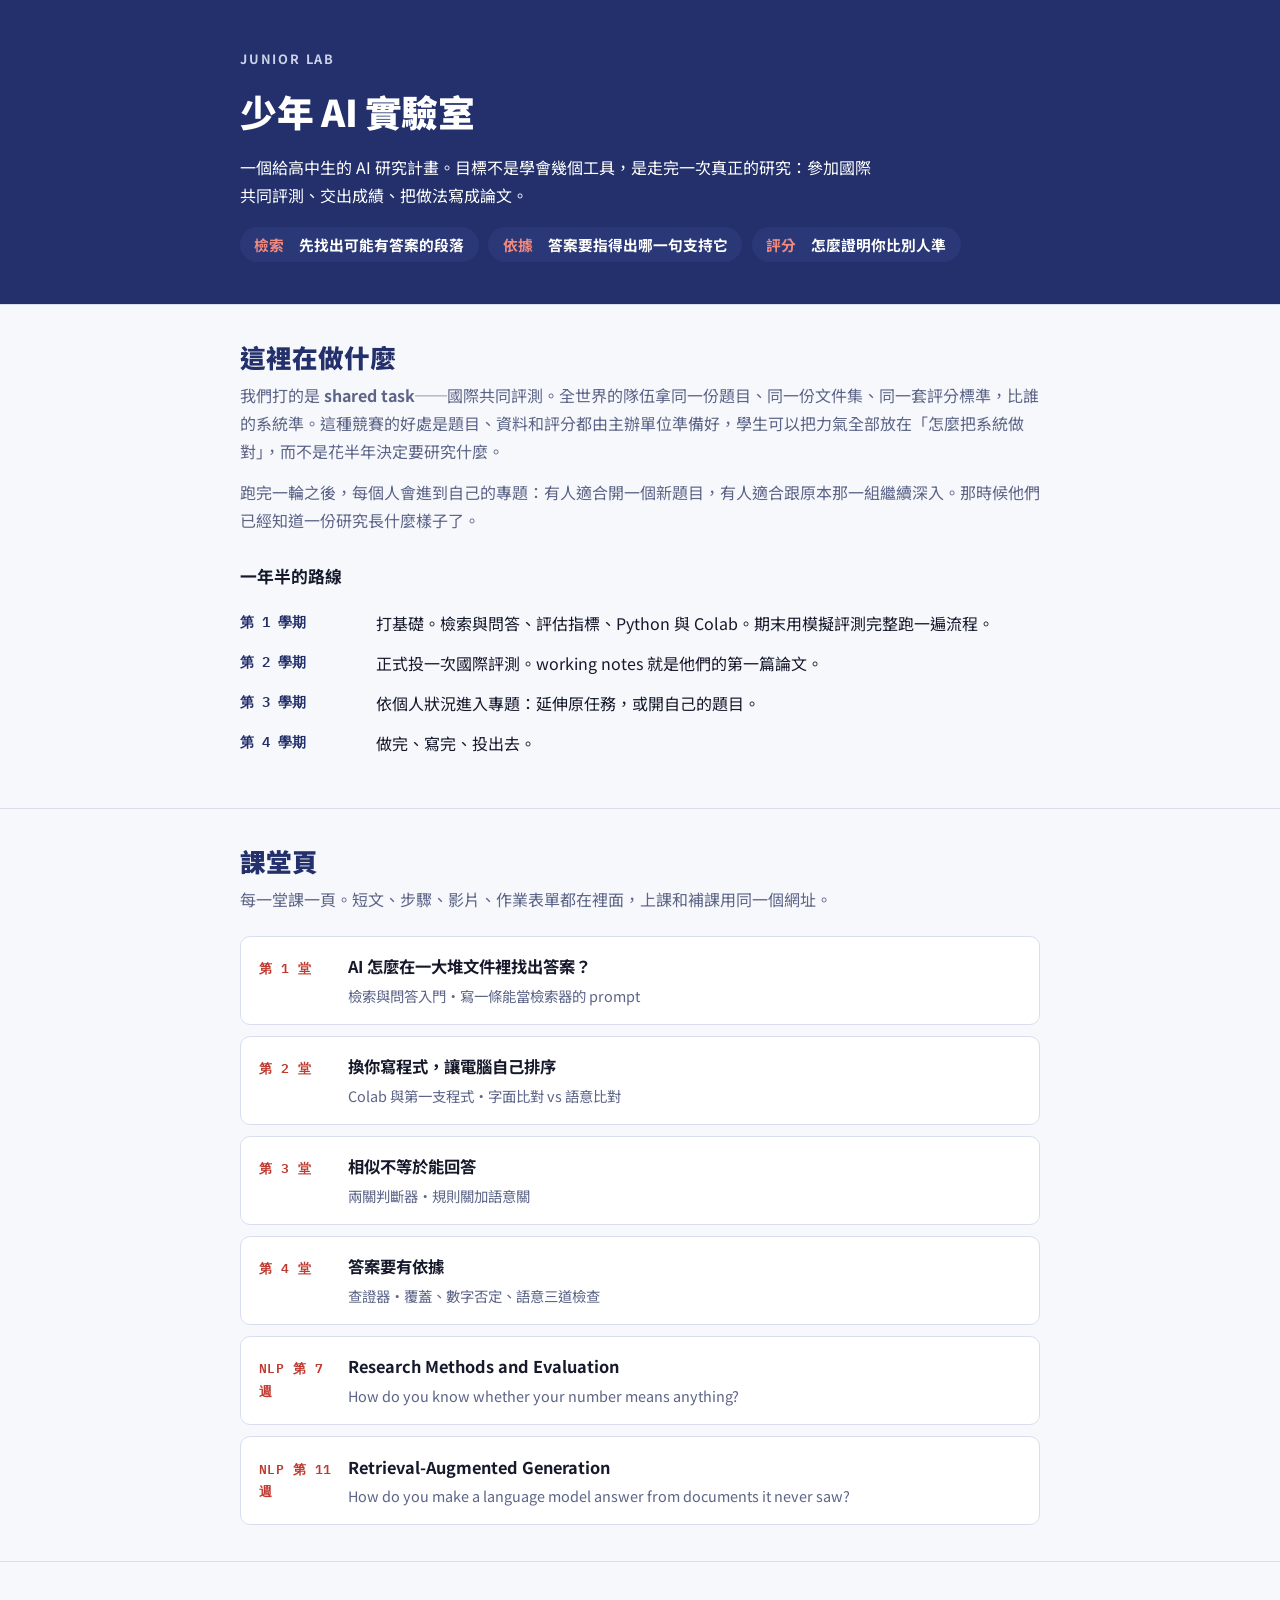
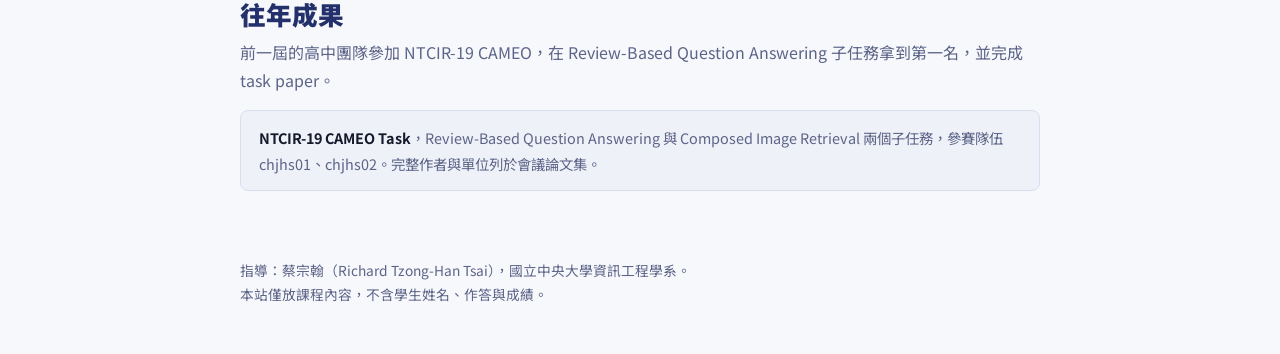
<file: index.html>
<!doctype html>
<html lang="zh-Hant">
<head>
<meta charset="utf-8">
<meta name="viewport" content="width=device-width,initial-scale=1,viewport-fit=cover">
<meta name="robots" content="noindex, nofollow">
<title>Junior Lab — 少年 AI 實驗室</title>
<link rel="stylesheet" href="https://fonts.googleapis.com/css2?family=Noto+Sans+TC:wght@400;500;700;900&family=IBM+Plex+Mono:wght@400;600&display=swap">
<link rel="stylesheet" href="style.css">
</head>
<body>

<header class="hero">
  <div class="wrap">
    <span class="kicker">Junior Lab</span>
    <h1>少年 AI 實驗室</h1>
    <p>一個給高中生的 AI 研究計畫。目標不是學會幾個工具，是走完一次真正的研究：參加國際共同評測、交出成績、把做法寫成論文。</p>
    <div class="three">
      <span><b>檢索</b>　先找出可能有答案的段落</span>
      <span><b>依據</b>　答案要指得出哪一句支持它</span>
      <span><b>評分</b>　怎麼證明你比別人準</span>
    </div>
  </div>
</header>

<section><div class="wrap">
  <h2>這裡在做什麼</h2>
  <p class="lead">我們打的是 <strong>shared task</strong>──國際共同評測。全世界的隊伍拿同一份題目、同一份文件集、同一套評分標準，比誰的系統準。這種競賽的好處是題目、資料和評分都由主辦單位準備好，學生可以把力氣全部放在「怎麼把系統做對」，而不是花半年決定要研究什麼。</p>
  <p class="lead" style="margin-top:.8rem">跑完一輪之後，每個人會進到自己的專題：有人適合開一個新題目，有人適合跟原本那一組繼續深入。那時候他們已經知道一份研究長什麼樣子了。</p>

  <h3 style="margin-top:2rem">一年半的路線</h3>
  <ul class="road">
    <li><b>第 1 學期</b><div>打基礎。檢索與問答、評估指標、Python 與 Colab。期末用模擬評測完整跑一遍流程。</div></li>
    <li><b>第 2 學期</b><div>正式投一次國際評測。working notes 就是他們的第一篇論文。</div></li>
    <li><b>第 3 學期</b><div>依個人狀況進入專題：延伸原任務，或開自己的題目。</div></li>
    <li><b>第 4 學期</b><div>做完、寫完、投出去。</div></li>
  </ul>
</div></section>

<section><div class="wrap">
  <h2>課堂頁</h2>
  <p class="lead">每一堂課一頁。短文、步驟、影片、作業表單都在裡面，上課和補課用同一個網址。</p>
  <div class="weeks">
    <a href="w01.html"><em>第 1 堂</em><div><b>AI 怎麼在一大堆文件裡找出答案？</b><span>檢索與問答入門・寫一條能當檢索器的 prompt</span></div></a>
    <a href="w02.html"><em>第 2 堂</em><div><b>換你寫程式，讓電腦自己排序</b><span>Colab 與第一支程式・字面比對 vs 語意比對</span></div></a>
    <a href="w03.html"><em>第 3 堂</em><div><b>相似不等於能回答</b><span>兩關判斷器・規則關加語意關</span></div></a>
    <a href="w04.html"><em>第 4 堂</em><div><b>答案要有依據</b><span>查證器・覆蓋、數字否定、語意三道檢查</span></div></a>
    <a href="w07.html"><em>NLP 第 7 週</em><div><b>Research Methods and Evaluation</b><span>How do you know whether your number means anything?</span></div></a>
    <a href="w11.html"><em>NLP 第 11 週</em><div><b>Retrieval-Augmented Generation</b><span>How do you make a language model answer from documents it never saw?</span></div></a>
  </div>
</div></section>

<section><div class="wrap">
  <h2>往年成果</h2>
  <p class="lead">前一屆的高中團隊參加 NTCIR-19 CAMEO，在 Review-Based Question Answering 子任務拿到第一名，並完成 task paper。</p>
  <div class="cite">
    <b>NTCIR-19 CAMEO Task</b>，Review-Based Question Answering 與 Composed Image Retrieval 兩個子任務，參賽隊伍 chjhs01、chjhs02。完整作者與單位列於會議論文集。
  </div>
</div></section>

<footer><div class="wrap">
  指導：蔡宗翰（Richard Tzong-Han Tsai），國立中央大學資訊工程學系。<br>
  本站僅放課程內容，不含學生姓名、作答與成績。
</div></footer>

</body>
</html>
</file>
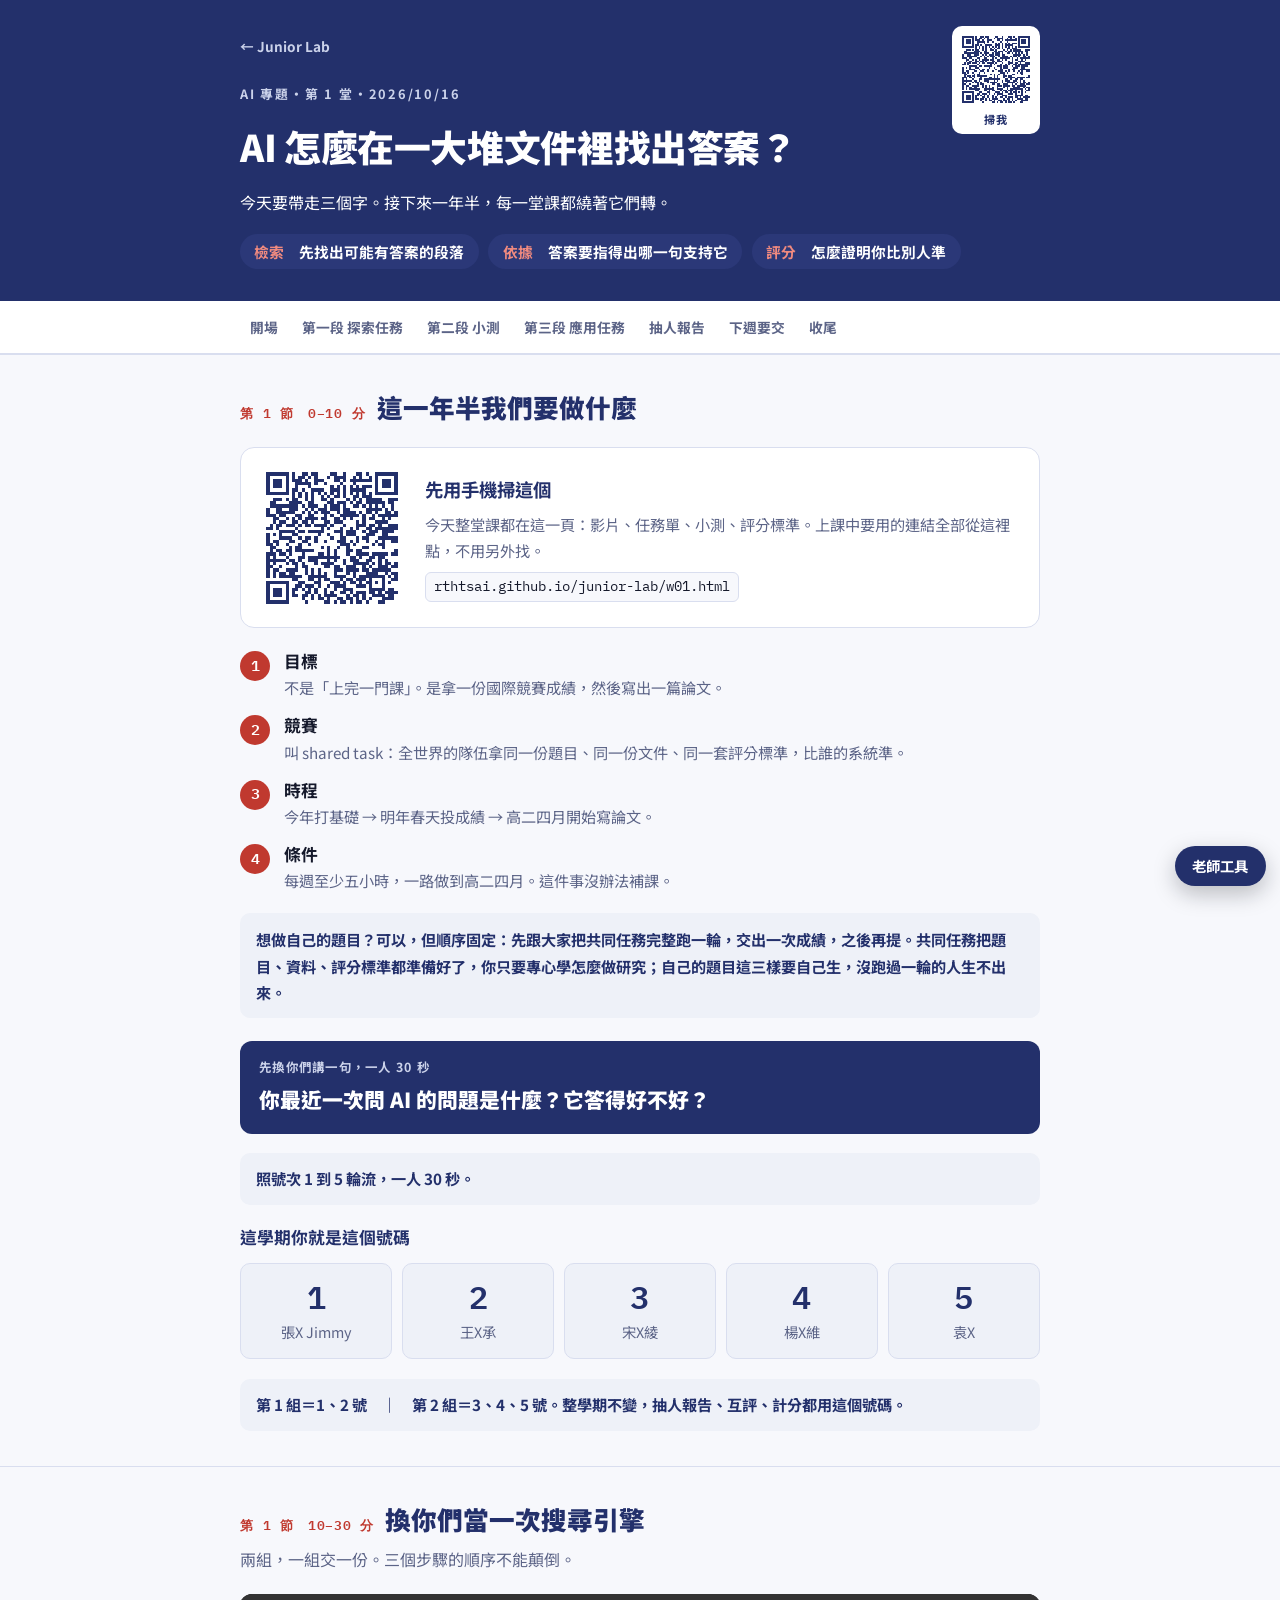
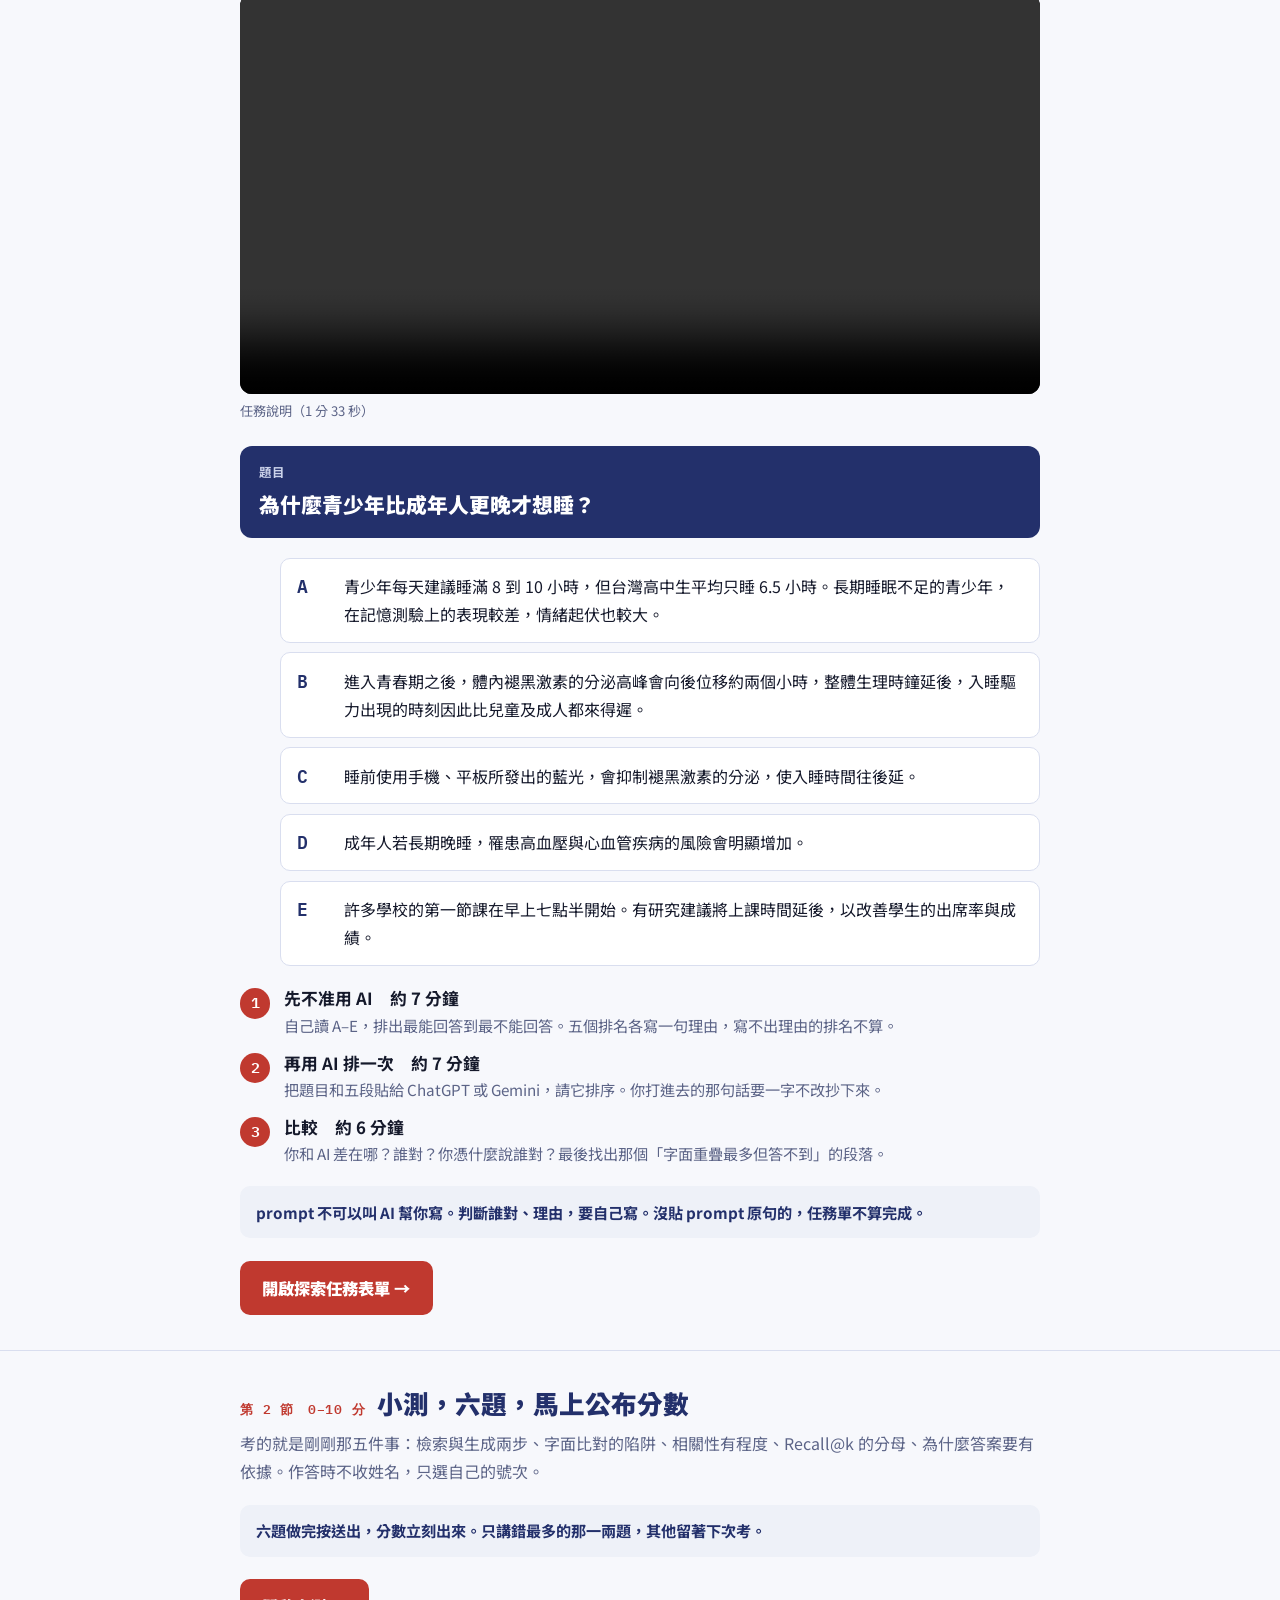
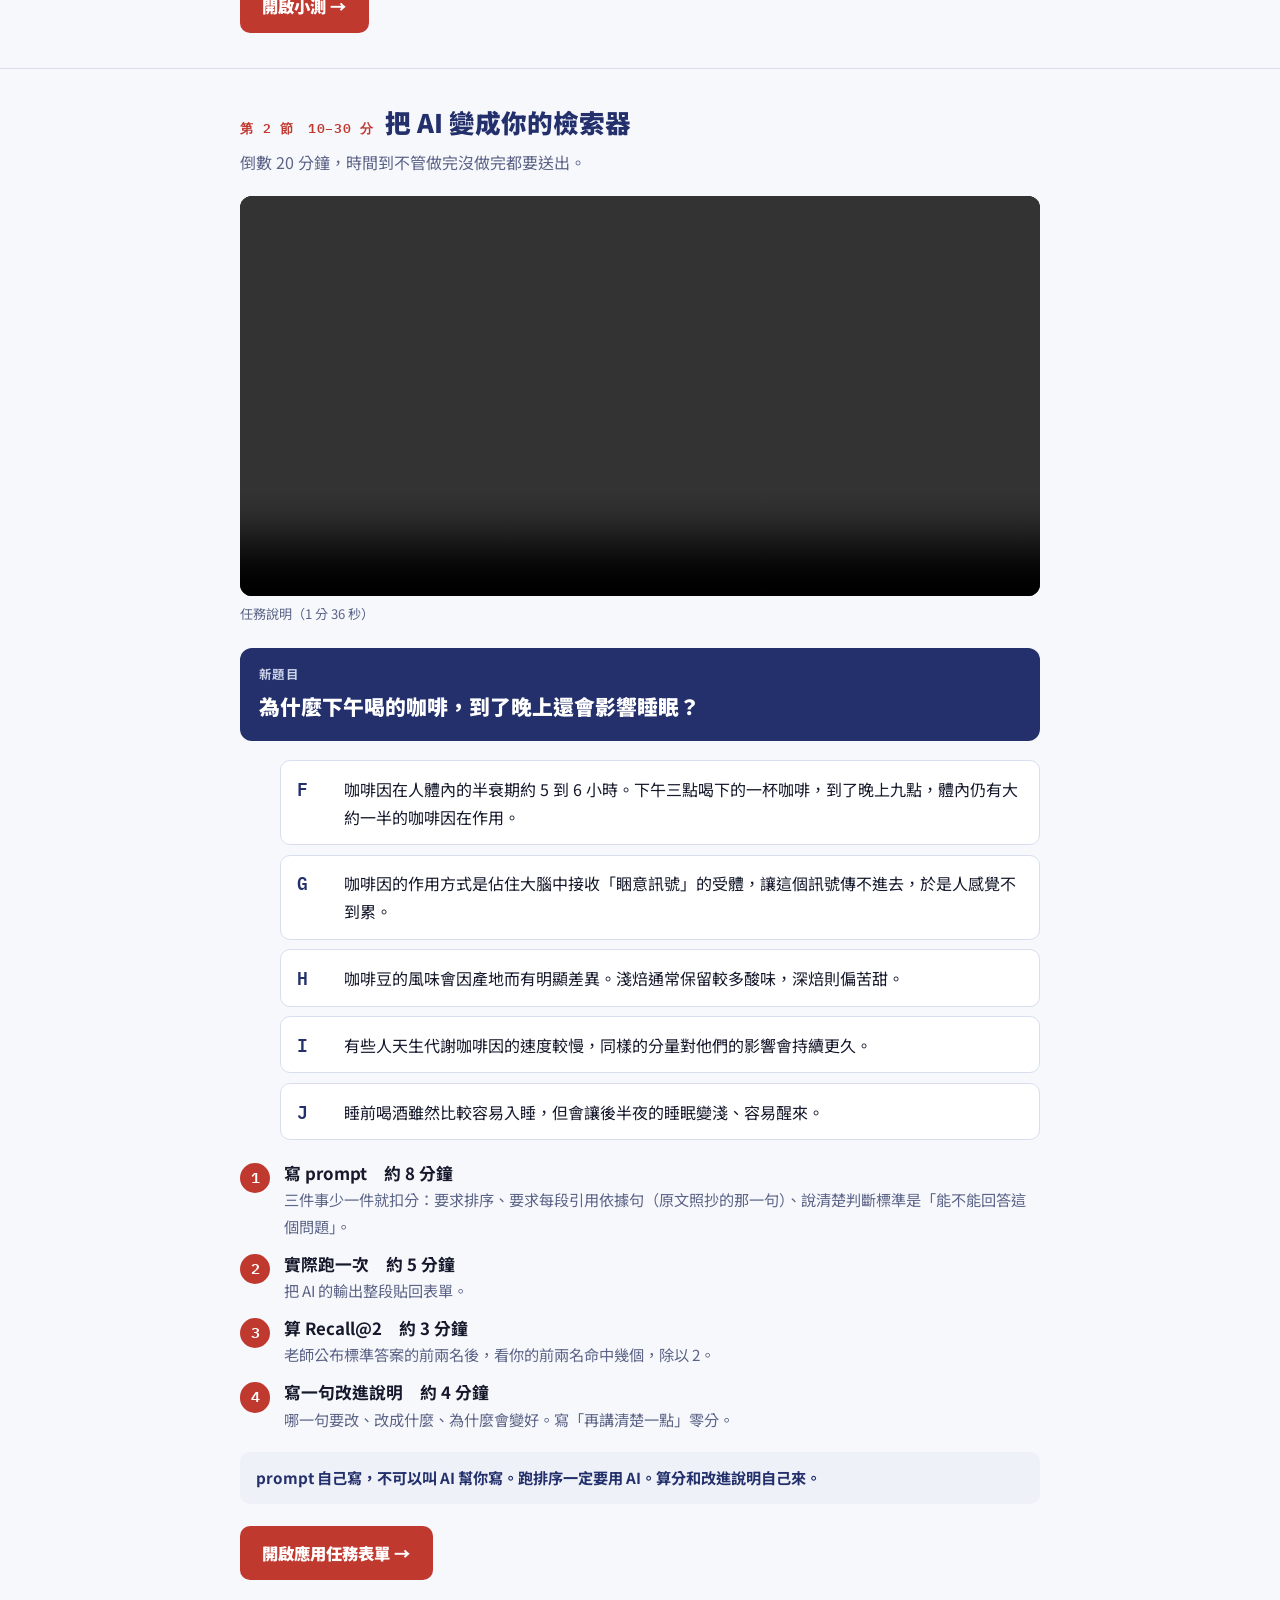
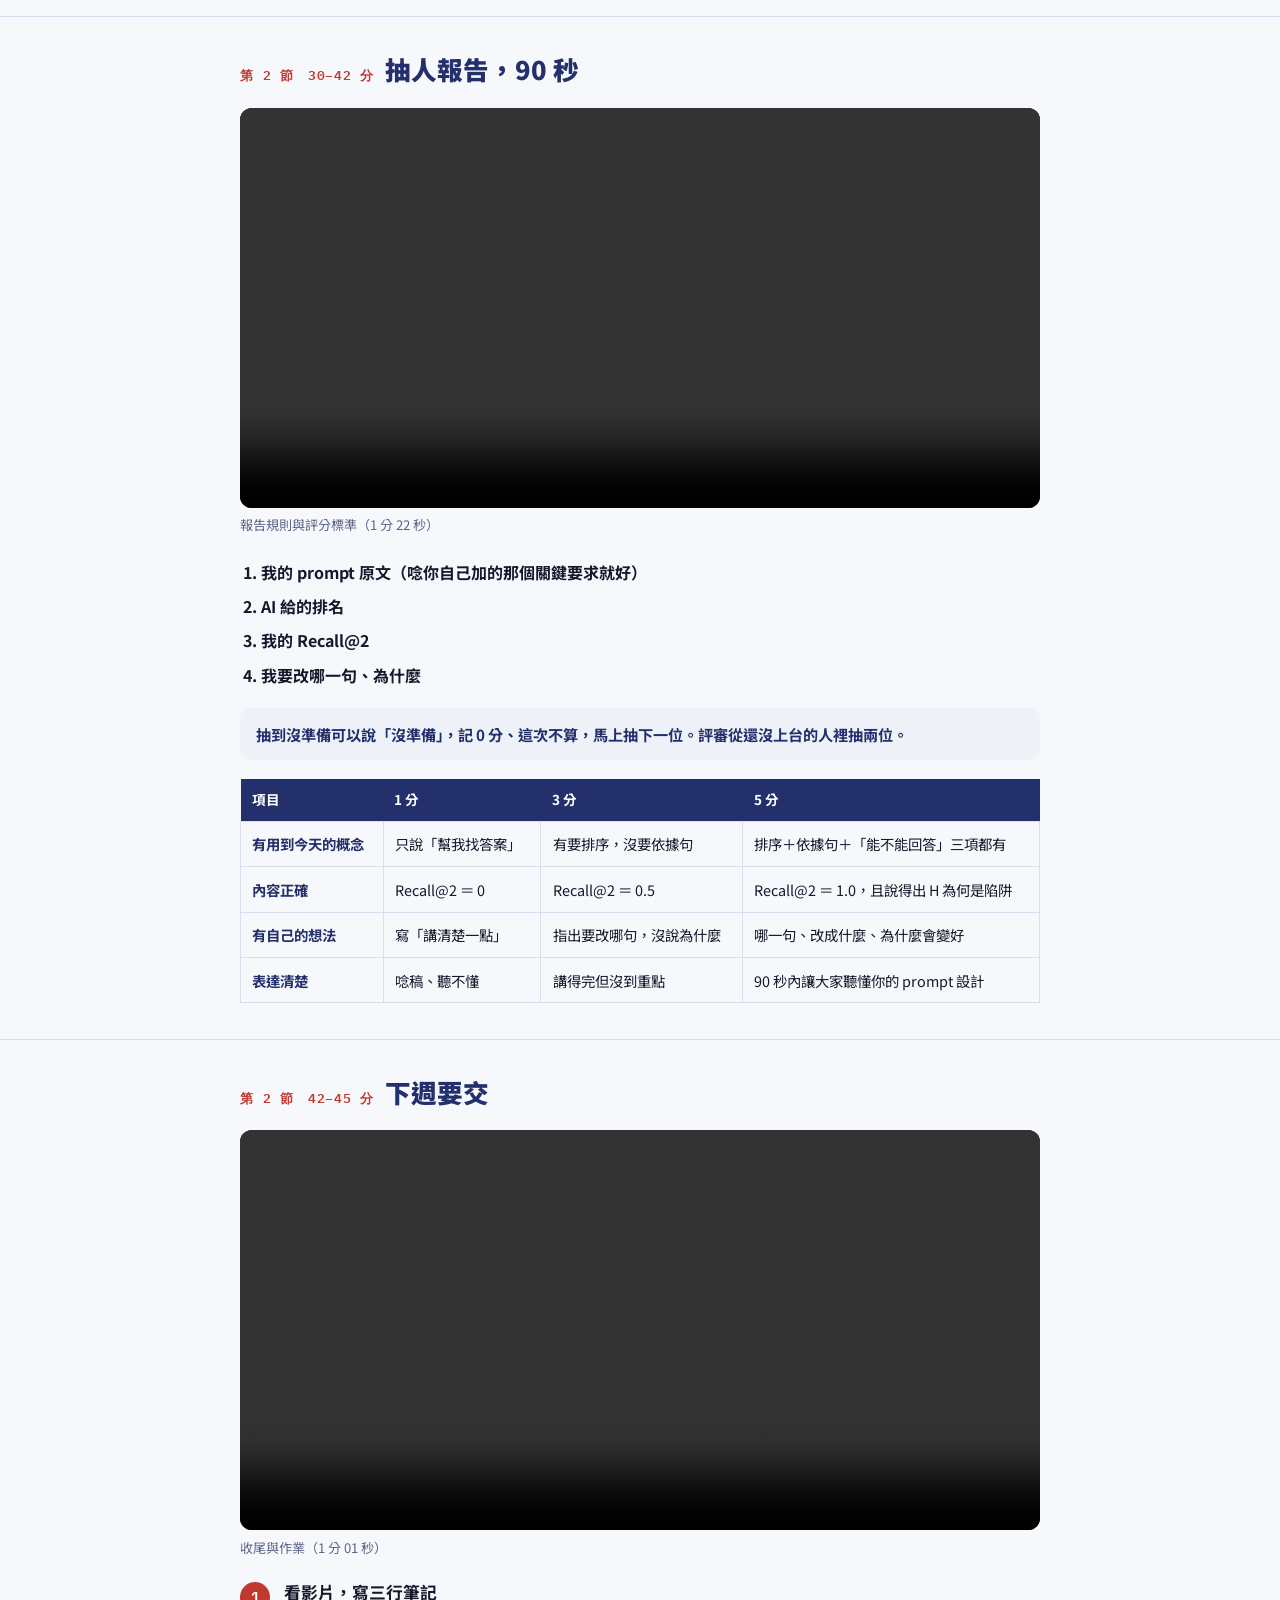
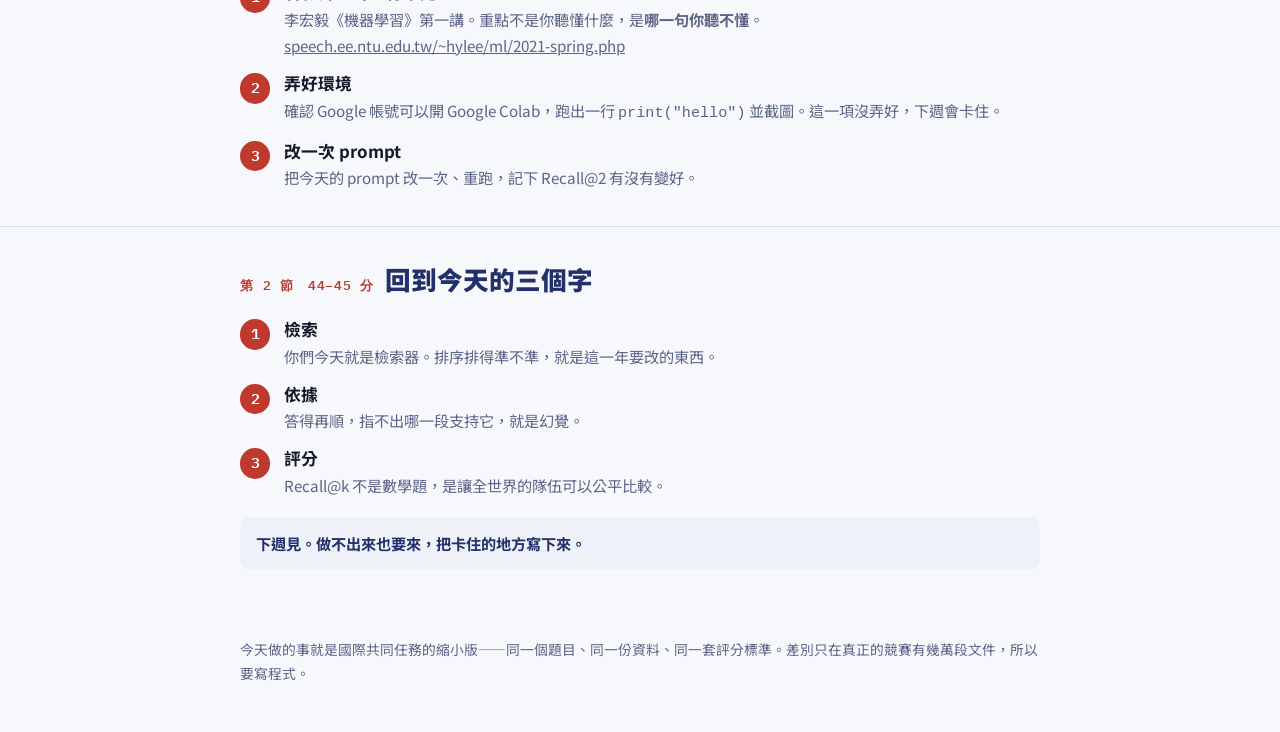
<file: w01.html>
<!doctype html>
<html lang="zh-Hant">
<head>
<meta charset="utf-8">
<meta name="viewport" content="width=device-width,initial-scale=1,viewport-fit=cover">
<meta name="robots" content="noindex, nofollow">
<title>第 1 堂 檢索與問答 — Junior Lab</title>
<link rel="stylesheet" href="https://fonts.googleapis.com/css2?family=Noto+Sans+TC:wght@400;500;700;900&family=IBM+Plex+Mono:wght@400;600&display=swap">
<link rel="stylesheet" href="style.css">
</head>
<body>
<header>
  <div class="wrap">
    <a class="back" href="./">← Junior Lab</a>
    <span class="kicker">AI 專題・第 1 堂・2026/10/16</span>
    <h1>AI 怎麼在一大堆文件裡找出答案？</h1>
    <p>今天要帶走三個字。接下來一年半，每一堂課都繞著它們轉。</p>
    <a class="qrsmall" href="./w01.html"><img class="qrimg" alt="課程頁 QR" src="[data-uri]"><span>掃我</span></a>
    <div class="three">
      <span><b>檢索</b>　先找出可能有答案的段落</span>
      <span><b>依據</b>　答案要指得出哪一句支持它</span>
      <span><b>評分</b>　怎麼證明你比別人準</span>
    </div>
  </div>
</header>

<nav><div class="wrap">
  <a href="#open">開場</a>
  <a href="#explore">第一段 探索任務</a>
  <a href="#quiz">第二段 小測</a>
  <a href="#apply">第三段 應用任務</a>
  <a href="#report">抽人報告</a>
  <a href="#homework">下週要交</a>
  <a href="#close">收尾</a>
</div></nav>

<section id="open"><div class="wrap">
  <div class="stage"><em>第 1 節　0–10 分</em><h2>這一年半我們要做什麼</h2></div>

  <div class="qrbig">
    <img class="qrimg" alt="課程頁 QR" src="[data-uri]">
    <div>
      <strong>先用手機掃這個</strong>
      <p>今天整堂課都在這一頁：影片、任務單、小測、評分標準。上課中要用的連結全部從這裡點，不用另外找。</p>
      <code>rthtsai.github.io/junior-lab/w01.html</code>
    </div>
  </div>

  <div class="brk"></div>
  <ol class="steps">
    <li><div><h3>目標</h3><p>不是「上完一門課」。是拿一份國際競賽成績，然後寫出一篇論文。</p></div></li>
    <li><div><h3>競賽</h3><p>叫 shared task：全世界的隊伍拿同一份題目、同一份文件、同一套評分標準，比誰的系統準。</p></div></li>
    <li><div><h3>時程</h3><p>今年打基礎 → 明年春天投成績 → 高二四月開始寫論文。</p></div></li>
    <li><div><h3>條件</h3><p>每週至少五小時，一路做到高二四月。這件事沒辦法補課。</p></div></li>
  </ol>
  <p class="rule">想做自己的題目？可以，但順序固定：<strong>先跟大家把共同任務完整跑一輪</strong>，交出一次成績，之後再提。共同任務把題目、資料、評分標準都準備好了，你只要專心學怎麼做研究；自己的題目這三樣要自己生，沒跑過一輪的人生不出來。</p>

  <div class="brk"></div>

  <div class="q"><small>先換你們講一句，一人 30 秒</small><strong>你最近一次問 AI 的問題是什麼？它答得好不好？</strong></div>
  <p class="rule">照號次 1 到 5 輪流，一人 30 秒。</p>

  <div class="brk"></div>

  <h3 class="rosh">這學期你就是這個號碼</h3>
  <ol class="roster">
    <li><b>1</b><span>張X Jimmy</span></li>
    <li><b>2</b><span>王X承</span></li>
    <li><b>3</b><span>宋X綾</span></li>
    <li><b>4</b><span>楊X維</span></li>
    <li><b>5</b><span>袁X</span></li>
  </ol>
  <p class="rule">第 1 組＝1、2 號　｜　第 2 組＝3、4、5 號。整學期不變，抽人報告、互評、計分都用這個號碼。</p>
</div></section>

<section id="explore"><div class="wrap">
  <div class="stage"><em>第 1 節　10–30 分</em><h2>換你們當一次搜尋引擎</h2></div>
  <p class="lead">兩組，一組交一份。三個步驟的順序不能顛倒。</p>
  <figure style="margin:0"><video controls preload="metadata" src="w01-explore.mp4"></video>
    <figcaption>任務說明（1 分 33 秒）</figcaption></figure>

  <div class="brk"></div>

  <div class="q"><small>題目</small><strong>為什麼青少年比成年人更晚才想睡？</strong></div>

  <ul class="psg">
    <li><b>A</b><p>青少年每天建議睡滿 8 到 10 小時，但台灣高中生平均只睡 6.5 小時。長期睡眠不足的青少年，在記憶測驗上的表現較差，情緒起伏也較大。</p></li>
    <li><b>B</b><p>進入青春期之後，體內褪黑激素的分泌高峰會向後位移約兩個小時，整體生理時鐘延後，入睡驅力出現的時刻因此比兒童及成人都來得遲。</p></li>
    <li><b>C</b><p>睡前使用手機、平板所發出的藍光，會抑制褪黑激素的分泌，使入睡時間往後延。</p></li>
    <li><b>D</b><p>成年人若長期晚睡，罹患高血壓與心血管疾病的風險會明顯增加。</p></li>
    <li><b>E</b><p>許多學校的第一節課在早上七點半開始。有研究建議將上課時間延後，以改善學生的出席率與成績。</p></li>
  </ul>

  <div class="brk"></div>

  <ol class="steps">
    <li><div><h3>先不准用 AI　約 7 分鐘</h3><p>自己讀 A–E，排出最能回答到最不能回答。五個排名各寫一句理由，寫不出理由的排名不算。</p></div></li>
    <li><div><h3>再用 AI 排一次　約 7 分鐘</h3><p>把題目和五段貼給 ChatGPT 或 Gemini，請它排序。你打進去的那句話要一字不改抄下來。</p></div></li>
    <li><div><h3>比較　約 6 分鐘</h3><p>你和 AI 差在哪？誰對？你憑什麼說誰對？最後找出那個「字面重疊最多但答不到」的段落。</p></div></li>
  </ol>

  <p class="rule">prompt 不可以叫 AI 幫你寫。判斷誰對、理由，要自己寫。沒貼 prompt 原句的，任務單不算完成。</p>
  <a class="cta" href="https://docs.google.com/forms/d/e/1FAIpQLSfULBtLn2234iSqppObPEdQIfPqOFR4yDD93SHkO-a8iCyWVQ/viewform" target="_blank" rel="noopener">開啟探索任務表單 →</a>
</div></section>

<section id="review" hidden><div class="wrap">
  <div class="stage"><em>第 1 節　36–45 分</em><h2>第一段點評</h2></div>
  <figure style="margin:0"><video controls preload="metadata" src="w01-review.mp4"></video>
    <figcaption>標準答案與三個概念（2 分 48 秒）</figcaption></figure>
  <p class="rule">播完追一句：「你憑什麼說 AI 錯？」</p>
</div></section>

<section id="quiz"><div class="wrap">
  <div class="stage"><em>第 2 節　0–10 分</em><h2>小測，六題，馬上公布分數</h2></div>
  <p class="lead">考的就是剛剛那五件事：檢索與生成兩步、字面比對的陷阱、相關性有程度、Recall@k 的分母、為什麼答案要有依據。作答時不收姓名，只選自己的號次。</p>
  <p class="rule">六題做完按送出，分數立刻出來。只講錯最多的那一兩題，其他留著下次考。</p>
  <a class="cta" href="https://docs.google.com/forms/d/e/1FAIpQLSfoQY6x1LJhx6OInSbs5Bee8m15k3dHvKNKEkA0mSYG09hicg/viewform" target="_blank" rel="noopener">開啟小測 →</a>
</div></section>

<section id="apply"><div class="wrap">
  <div class="stage"><em>第 2 節　10–30 分</em><h2>把 AI 變成你的檢索器</h2></div>
  <p class="lead">倒數 20 分鐘，時間到不管做完沒做完都要送出。</p>
  <figure style="margin:0"><video controls preload="metadata" src="w01-apply.mp4"></video>
    <figcaption>任務說明（1 分 36 秒）</figcaption></figure>

  <div class="brk"></div>

  <div class="q"><small>新題目</small><strong>為什麼下午喝的咖啡，到了晚上還會影響睡眠？</strong></div>

  <ul class="psg">
    <li><b>F</b><p>咖啡因在人體內的半衰期約 5 到 6 小時。下午三點喝下的一杯咖啡，到了晚上九點，體內仍有大約一半的咖啡因在作用。</p></li>
    <li><b>G</b><p>咖啡因的作用方式是佔住大腦中接收「睏意訊號」的受體，讓這個訊號傳不進去，於是人感覺不到累。</p></li>
    <li><b>H</b><p>咖啡豆的風味會因產地而有明顯差異。淺焙通常保留較多酸味，深焙則偏苦甜。</p></li>
    <li><b>I</b><p>有些人天生代謝咖啡因的速度較慢，同樣的分量對他們的影響會持續更久。</p></li>
    <li><b>J</b><p>睡前喝酒雖然比較容易入睡，但會讓後半夜的睡眠變淺、容易醒來。</p></li>
  </ul>

  <div class="brk"></div>

  <ol class="steps">
    <li><div><h3>寫 prompt　約 8 分鐘</h3><p>三件事少一件就扣分：要求排序、要求每段引用依據句（原文照抄的那一句）、說清楚判斷標準是「能不能回答這個問題」。</p></div></li>
    <li><div><h3>實際跑一次　約 5 分鐘</h3><p>把 AI 的輸出整段貼回表單。</p></div></li>
    <li><div><h3>算 Recall@2　約 3 分鐘</h3><p>老師公布標準答案的前兩名後，看你的前兩名命中幾個，除以 2。</p></div></li>
    <li><div><h3>寫一句改進說明　約 4 分鐘</h3><p>哪一句要改、改成什麼、為什麼會變好。寫「再講清楚一點」零分。</p></div></li>
  </ol>

  <p class="rule">prompt 自己寫，不可以叫 AI 幫你寫。跑排序一定要用 AI。算分和改進說明自己來。</p>
  <a class="cta" href="https://docs.google.com/forms/d/e/1FAIpQLSegNqsiYLOxAdHedrsBQGHNS2vgYh-LvEzU9f8pvjfZsXe5OQ/viewform" target="_blank" rel="noopener">開啟應用任務表單 →</a>
</div></section>

<section id="report"><div class="wrap">
  <div class="stage"><em>第 2 節　30–42 分</em><h2>抽人報告，90 秒</h2></div>
  <figure style="margin:0"><video controls preload="metadata" src="w01-report.mp4"></video>
    <figcaption>報告規則與評分標準（1 分 22 秒）</figcaption></figure>
  <ol class="four">
    <li>我的 prompt 原文（唸你自己加的那個關鍵要求就好）</li>
    <li>AI 給的排名</li>
    <li>我的 Recall@2</li>
    <li>我要改哪一句、為什麼</li>
  </ol>
  <p class="rule">抽到沒準備可以說「沒準備」，記 0 分、這次不算，馬上抽下一位。評審從還沒上台的人裡抽兩位。</p>
  <div class="brk"></div>

  <div class="tw"><table>
    <thead><tr><th>項目</th><th>1 分</th><th>3 分</th><th>5 分</th></tr></thead>
    <tbody>
      <tr><td>有用到今天的概念</td><td>只說「幫我找答案」</td><td>有要排序，沒要依據句</td><td>排序＋依據句＋「能不能回答」三項都有</td></tr>
      <tr><td>內容正確</td><td>Recall@2 ＝ 0</td><td>Recall@2 ＝ 0.5</td><td>Recall@2 ＝ 1.0，且說得出 H 為何是陷阱</td></tr>
      <tr><td>有自己的想法</td><td>寫「講清楚一點」</td><td>指出要改哪句，沒說為什麼</td><td>哪一句、改成什麼、為什麼會變好</td></tr>
      <tr><td>表達清楚</td><td>唸稿、聽不懂</td><td>講得完但沒到重點</td><td>90 秒內讓大家聽懂你的 prompt 設計</td></tr>
    </tbody>
  </table></div>
</div></section>

<section id="homework"><div class="wrap">
  <div class="stage"><em>第 2 節　42–45 分</em><h2>下週要交</h2></div>
  <figure style="margin:0"><video controls preload="metadata" src="w01-homework.mp4"></video>
    <figcaption>收尾與作業（1 分 01 秒）</figcaption></figure>
  <ol class="steps">
    <li><div><h3>看影片，寫三行筆記</h3><p>李宏毅《機器學習》第一講。重點不是你聽懂什麼，是<strong>哪一句你聽不懂</strong>。<br><a href="https://speech.ee.ntu.edu.tw/~hylee/ml/2021-spring.php" target="_blank" rel="noopener">speech.ee.ntu.edu.tw/~hylee/ml/2021-spring.php</a></p></div></li>
    <li><div><h3>弄好環境</h3><p>確認 Google 帳號可以開 Google Colab，跑出一行 <code>print("hello")</code> 並截圖。這一項沒弄好，下週會卡住。</p></div></li>
    <li><div><h3>改一次 prompt</h3><p>把今天的 prompt 改一次、重跑，記下 Recall@2 有沒有變好。</p></div></li>
  </ol>
</div></section>

<section id="close"><div class="wrap">
  <div class="stage"><em>第 2 節　44–45 分</em><h2>回到今天的三個字</h2></div>
  <ol class="steps">
    <li><div><h3>檢索</h3><p>你們今天就是檢索器。排序排得準不準，就是這一年要改的東西。</p></div></li>
    <li><div><h3>依據</h3><p>答得再順，指不出哪一段支持它，就是幻覺。</p></div></li>
    <li><div><h3>評分</h3><p>Recall@k 不是數學題，是讓全世界的隊伍可以公平比較。</p></div></li>
  </ol>
  <p class="rule">下週見。做不出來也要來，把卡住的地方寫下來。</p>
</div></section>

<footer><div class="wrap">
  今天做的事就是國際共同任務的縮小版——同一個題目、同一份資料、同一套評分標準。差別只在真正的競賽有幾萬段文件，所以要寫程式。
</div></footer>

<div id="tools">
  <div id="panel" hidden>
    <div>
      <div id="clock">20:00</div>
      <div class="row" style="margin-top:.6rem">
        <button id="go" class="pri">開始</button>
        <button id="reset">重設</button>
      </div>
      <div class="row" style="margin-top:.4rem">
        <button data-min="20">20 分</button><button data-min="7">7 分</button><button data-min="5">5 分</button>
      </div>
      <div class="row" style="margin-top:.6rem">
        <button id="pstart" class="pri" style="flex:1">投影模式</button>
      </div>
    </div>
    <div style="border-top:1px solid var(--line);padding-top:.8rem">
      <div class="row"><input id="code" type="password" inputmode="numeric" placeholder="解鎖點評" style="flex:1;min-width:0;padding:.45rem .6rem;border:1px solid var(--line);border-radius:6px;font:inherit">
      <button id="unlock">解鎖</button></div>
    </div>
    <div style="border-top:1px solid var(--line);padding-top:.8rem">
      <div id="draw">–</div>
      <div id="drawn">尚未抽號</div>
      <div class="row" style="margin-top:.5rem">
        <button id="spin" class="pri">抽一個號次</button>
        <button id="clear">重來</button>
      </div>
    </div>
  </div>
  <button class="toggle" id="tgl" aria-expanded="false">老師工具</button>
</div>

<div id="presbar">
  <button id="pprev">‹</button>
  <span id="presnum">1 / 1</span>
  <button id="pnext" class="pri">下一頁 ›</button>
  <button id="pexit">離開</button>
</div>

<script>
(function(){
  var panel=document.getElementById('panel'),tgl=document.getElementById('tgl');
  tgl.addEventListener('click',function(){
    var open=panel.hidden; panel.hidden=!open; tgl.setAttribute('aria-expanded',String(open));
    tgl.textContent=open?'收起':'老師工具';
  });

  var total=20*60,left=total,timer=null,clock=document.getElementById('clock'),go=document.getElementById('go');
  function show(){
    var m=Math.floor(left/60),s=left%60;
    clock.textContent=m+':'+(s<10?'0':'')+s;
    clock.classList.toggle('low',left<=60);
  }
  function stop(){clearInterval(timer);timer=null;go.textContent='開始';}
  go.addEventListener('click',function(){
    if(timer){stop();return;}
    if(left<=0)left=total;
    go.textContent='暫停';
    timer=setInterval(function(){left--;if(left<=0){left=0;show();stop();return;}show();},1000);
  });
  document.getElementById('reset').addEventListener('click',function(){stop();left=total;show();});
  Array.prototype.forEach.call(document.querySelectorAll('[data-min]'),function(b){
    b.addEventListener('click',function(){stop();total=parseInt(b.dataset.min,10)*60;left=total;show();});
  });
  show();


  // ===== 投影模式 =====
  var bar=document.getElementById('presbar'),num=document.getElementById('presnum');
  var P={list:[],i:0,on:false};
  function collect(){
    P.list=[];
    Array.prototype.forEach.call(document.querySelectorAll('body > section'),function(sec){
      if(sec.hidden) return;
      var wrap=sec.querySelector('.wrap'); if(!wrap) return;
      var stage=wrap.querySelector('.stage');
      var groups=[[]];
      Array.prototype.forEach.call(wrap.children,function(k){
        if(k.classList.contains('brk')){groups.push([]);return;}
        if(k===stage) return;
        groups[groups.length-1].push(k);
      });
      groups=groups.filter(function(g){return g.length;});
      if(!groups.length) groups=[[]];
      groups.forEach(function(g){P.list.push({sec:sec,stage:stage,keep:g});});
    });
  }
  function showAll(sec){
    var wrap=sec.querySelector('.wrap'); if(!wrap) return;
    Array.prototype.forEach.call(wrap.children,function(k){
      if(!k.classList.contains('brk')) k.style.display='';
    });
  }
  function paintSlide(){
    var cur=P.list[P.i];
    P.list.forEach(function(it){
      if(it.sec!==cur.sec){
        it.sec.classList.remove('on'); showAll(it.sec);
        Array.prototype.forEach.call(it.sec.querySelectorAll('video'),function(v){v.pause();});
      }
    });
    cur.sec.classList.add('on'); cur.sec.scrollTop=0;
    var wrap=cur.sec.querySelector('.wrap');
    Array.prototype.forEach.call(wrap.children,function(k){
      if(k.classList.contains('brk')) return;
      if(k===cur.stage){k.style.display='';return;}
      var keep=cur.keep.indexOf(k)>=0;
      if(!keep){
        Array.prototype.forEach.call(k.querySelectorAll('video'),function(v){v.pause();});
      }
      k.style.display=keep?'':'none';
    });
    num.textContent=(P.i+1)+' / '+P.list.length;
  }
  function presOn(){
    collect(); if(!P.list.length) return;
    P.on=true; P.i=0; document.body.classList.add('pres');
    if(panel&&!panel.hidden){panel.hidden=true;tgl.setAttribute('aria-expanded','false');tgl.textContent='老師工具';}
    paintSlide();
    if(document.documentElement.requestFullscreen) document.documentElement.requestFullscreen().catch(function(){});
  }
  function presOff(){
    P.on=false; document.body.classList.remove('pres');
    var cur=P.list[P.i]&&P.list[P.i].sec;
    P.list.forEach(function(it){it.sec.classList.remove('on');showAll(it.sec);
      Array.prototype.forEach.call(it.sec.querySelectorAll('video'),function(v){v.pause();});});
    if(document.fullscreenElement&&document.exitFullscreen) document.exitFullscreen().catch(function(){});
    if(cur) cur.scrollIntoView();
  }
  function step(d){
    if(!P.on) return;
    var n=P.i+d; if(n<0||n>=P.list.length) return;
    P.i=n; paintSlide();
  }
  document.getElementById('pstart').addEventListener('click',presOn);
  document.getElementById('pnext').addEventListener('click',function(){step(1);});
  document.getElementById('pprev').addEventListener('click',function(){step(-1);});
  document.getElementById('pexit').addEventListener('click',presOff);
  document.addEventListener('keydown',function(e){
    if(e.target&&/^(INPUT|TEXTAREA)$/.test(e.target.tagName)) return;
    if(!P.on){ if(e.key==='p'||e.key==='P'){presOn();} return; }
    if(e.key==='ArrowRight'||e.key==='ArrowDown'||e.key==='PageDown'){e.preventDefault();step(1);}
    else if(e.key==='ArrowLeft'||e.key==='ArrowUp'||e.key==='PageUp'){e.preventDefault();step(-1);}
    else if(e.key==='Escape'){presOff();}
  });
  document.addEventListener('fullscreenchange',function(){
    if(!document.fullscreenElement&&P.on) presOff();
  });

  var unlock=document.getElementById('unlock');
  function tryUnlock(){
    var v=document.getElementById('code').value.trim();
    if(v!=='1016'){unlock.textContent='再試';setTimeout(function(){unlock.textContent='解鎖';},900);return;}
    document.getElementById('review').hidden=false;
    unlock.textContent='已解鎖';
    if(P.on){var c=P.list[P.i];collect();for(var j=0;j<P.list.length;j++){if(P.list[j].sec===c.sec&&P.list[j].keep[0]===c.keep[0]){P.i=j;break;}}paintSlide();}
    else document.getElementById('review').scrollIntoView({behavior:'smooth'});
  }
  unlock.addEventListener('click',tryUnlock);
  document.getElementById('code').addEventListener('keydown',function(e){if(e.key==='Enter')tryUnlock();});

  var pool=[1,2,3,4,5],used=[],dr=document.getElementById('draw'),dn=document.getElementById('drawn');
  function paint(){dn.textContent=used.length?('已抽：'+used.join('、')+'（剩 '+(pool.length-used.length)+' 位）'):'尚未抽號';}
  document.getElementById('spin').addEventListener('click',function(){
    var rest=pool.filter(function(n){return used.indexOf(n)<0;});
    if(!rest.length){dr.textContent='✓';dn.textContent='五位都抽過了';return;}
    var n=rest[Math.floor(Math.random()*rest.length)];
    used.push(n);dr.textContent=n;paint();
  });
  document.getElementById('clear').addEventListener('click',function(){used=[];dr.textContent='–';paint();});
})();
</script>

</body>
</html>
</file>
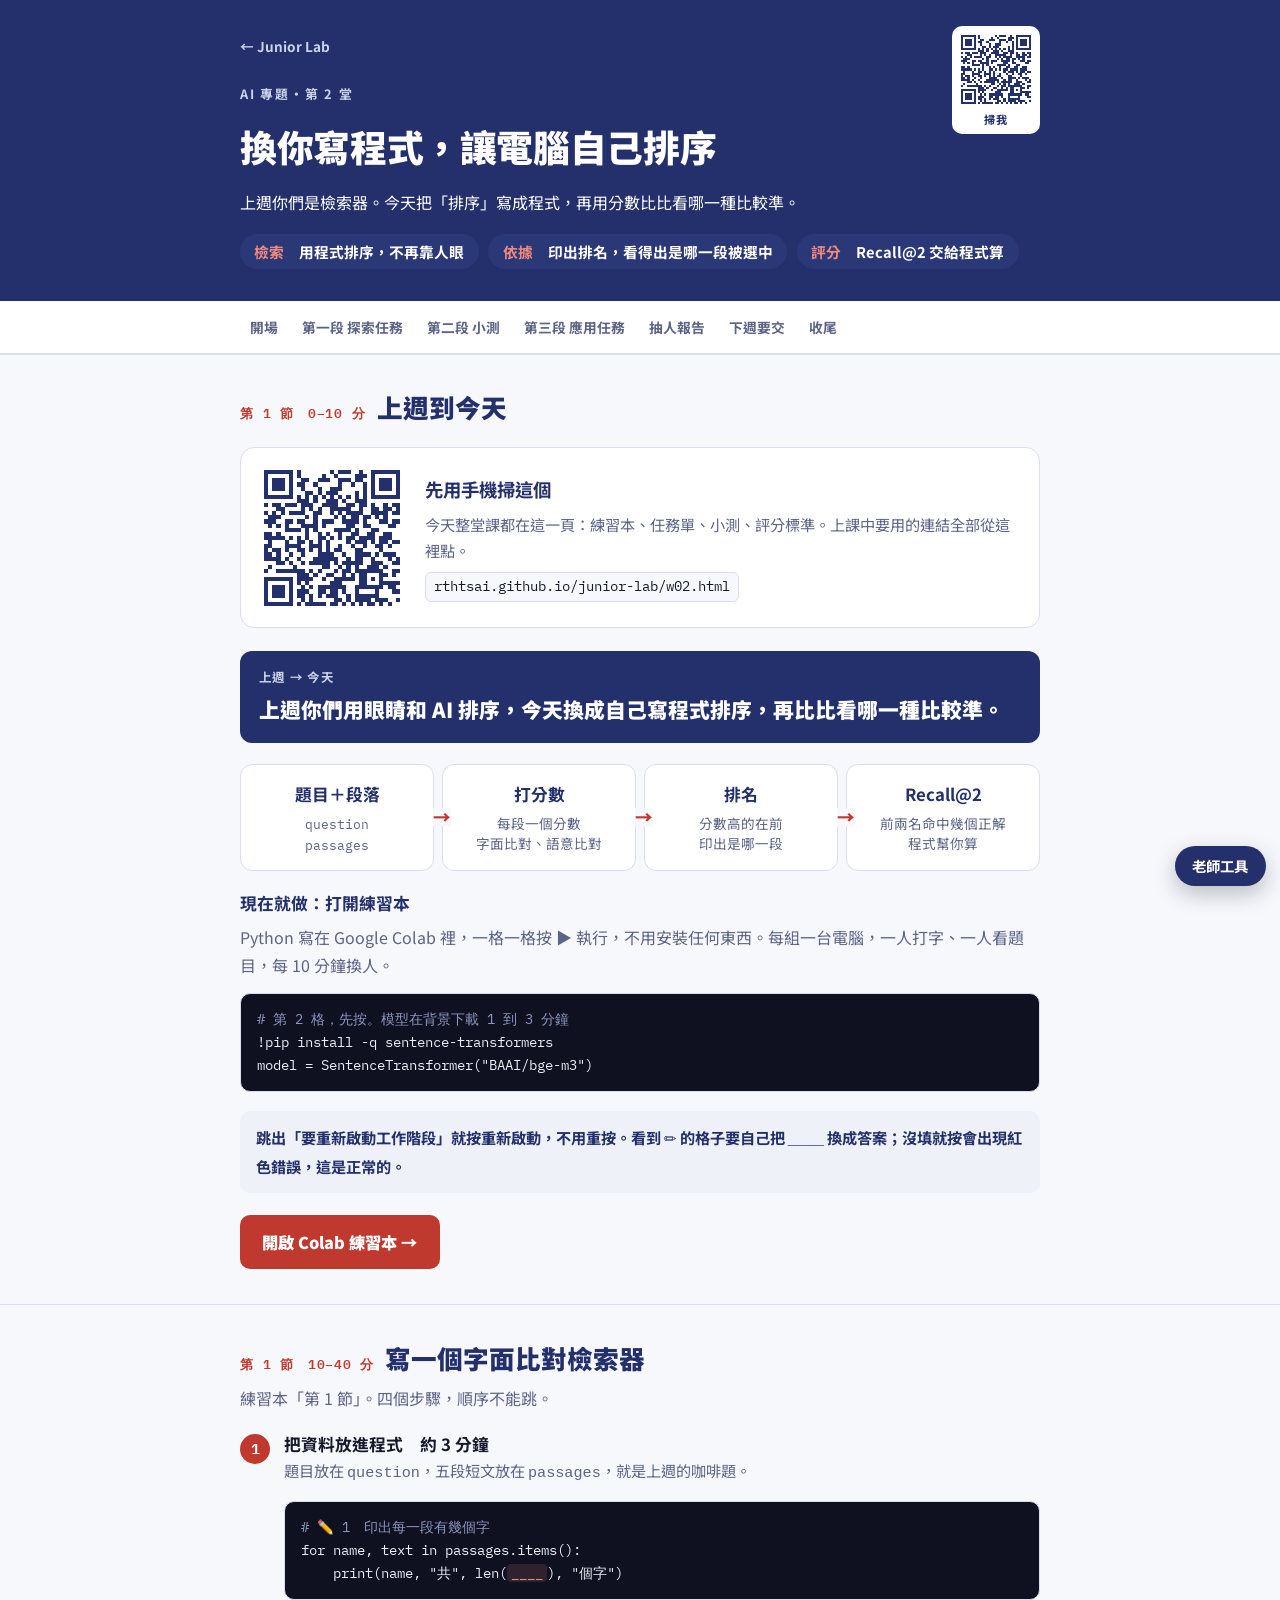
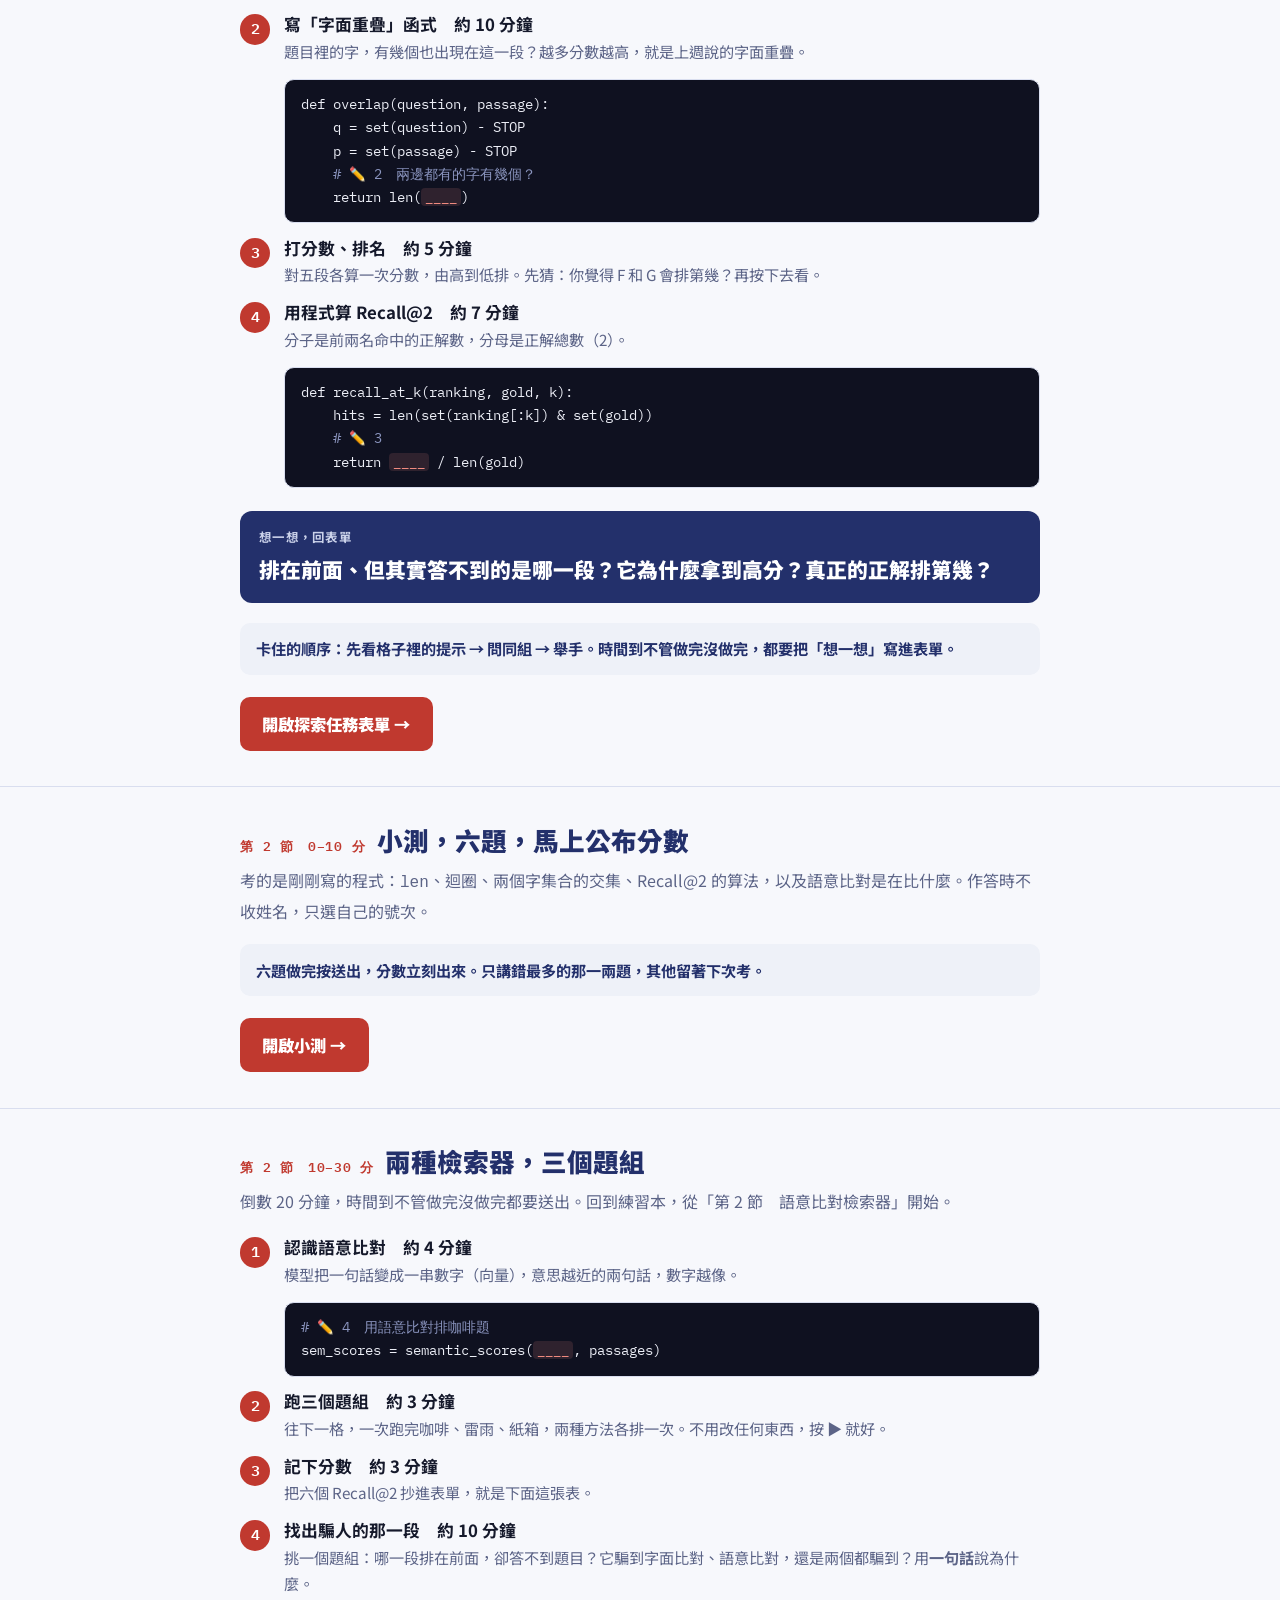
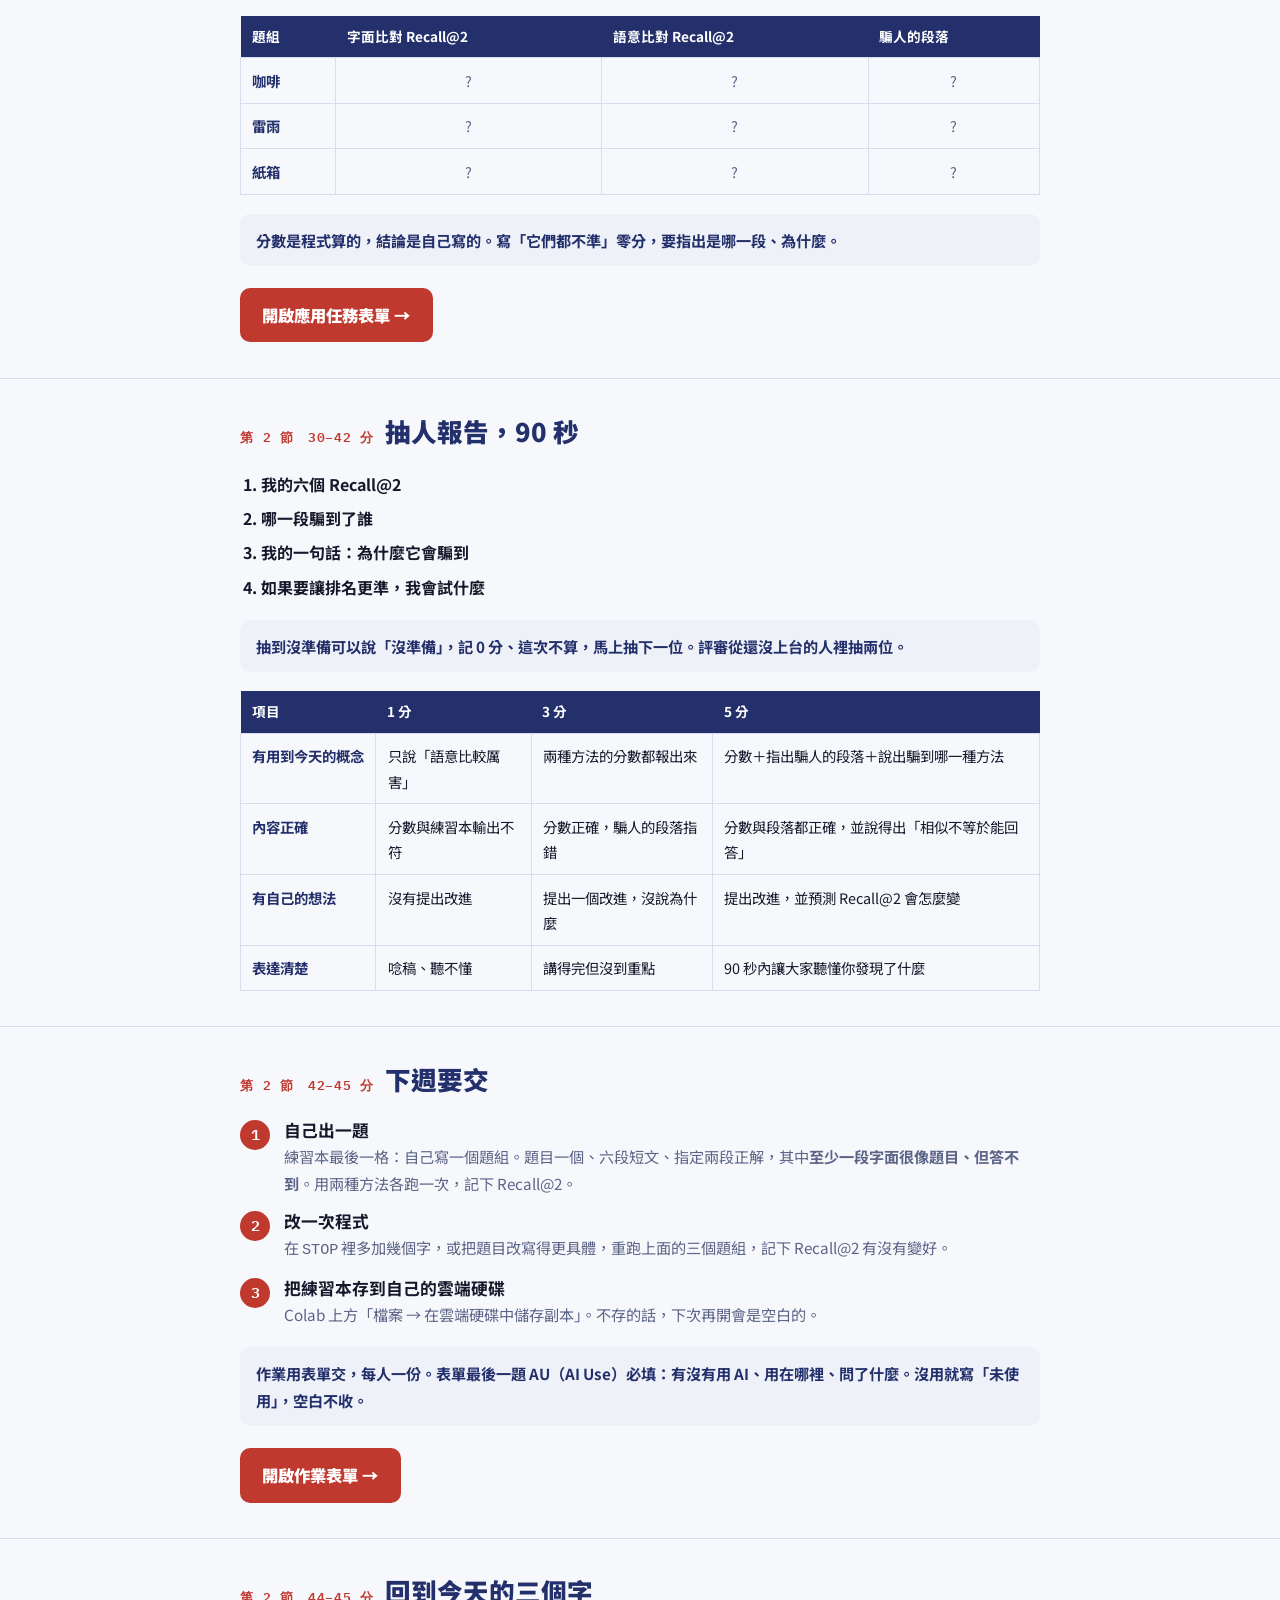
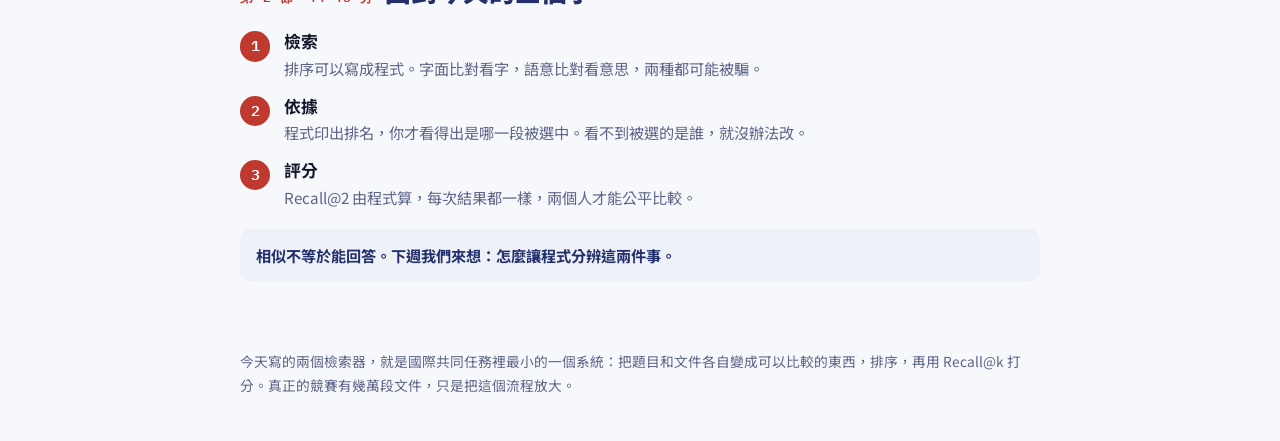
<file: w02.html>
<!doctype html>
<html lang="zh-Hant">
<head>
<meta charset="utf-8">
<meta name="viewport" content="width=device-width,initial-scale=1,viewport-fit=cover">
<meta name="robots" content="noindex, nofollow">
<title>第 2 堂 第一支程式 — Junior Lab</title>
<link rel="stylesheet" href="https://fonts.googleapis.com/css2?family=Noto+Sans+TC:wght@400;500;700;900&family=IBM+Plex+Mono:wght@400;600&display=swap">
<link rel="stylesheet" href="style.css">
<style>
.flow{display:grid;grid-template-columns:repeat(4,1fr);gap:.5rem;margin-top:1.3rem;align-items:stretch}
.flow div{position:relative;background:var(--surface);border:1px solid var(--line);border-radius:12px;padding:.9rem .8rem;text-align:center;min-width:0}
.flow div+div::before{content:"→";position:absolute;left:-.62rem;top:50%;transform:translateY(-50%);color:var(--accent);font-weight:900;font-size:1.1rem;background:var(--bg);line-height:1}
.flow b{display:block;color:var(--head);font-size:1.05rem}
.flow span{display:block;margin-top:.25rem;color:var(--muted);font-size:.85rem;line-height:1.5}
.flow code{font-family:var(--mono);font-size:.8rem}
@media (max-width:560px){.flow{grid-template-columns:1fr 1fr}.flow div+div::before{display:none}}
ol.steps li>div{min-width:0}
pre.cell{max-width:100%;margin:.9rem 0 0;padding:.85rem 1rem;background:#0F1120;color:#ECEEF6;border:1px solid var(--line);border-radius:10px;font-family:var(--mono);font-size:.85rem;line-height:1.7;overflow-x:auto}
pre.cell em{font-style:normal;color:#F08A7F;font-weight:700;background:rgba(240,138,127,.14);border-radius:4px;padding:0 .25rem}
pre.cell i{font-style:normal;color:#8B95BF}
.tag{display:inline-block;font-family:var(--mono);font-size:.75rem;font-weight:600;color:var(--accent-fg);background:var(--accent);border-radius:999px;padding:.05rem .55rem;margin-right:.4rem;vertical-align:.1em}
.fill td:nth-child(n+2){text-align:center;color:var(--muted)}
body.pres .flow b{font-size:1.4rem}
body.pres .flow span{font-size:1.05rem}
body.pres pre.cell{font-size:1.15rem}
</style>
</head>
<body>
<body>
<header>
  <div class="wrap">
    <a class="back" href="./">← Junior Lab</a>
    <span class="kicker">AI 專題・第 2 堂</span>
    <h1>換你寫程式，讓電腦自己排序</h1>
    <p>上週你們是檢索器。今天把「排序」寫成程式，再用分數比比看哪一種比較準。</p>
    <a class="qrsmall" href="./w02.html"><img class="qrimg" alt="課程頁 QR" src="[data-uri]"><span>掃我</span></a>
    <div class="three">
      <span><b>檢索</b>　用程式排序，不再靠人眼</span>
      <span><b>依據</b>　印出排名，看得出是哪一段被選中</span>
      <span><b>評分</b>　Recall@2 交給程式算</span>
    </div>
  </div>
</header>

<nav><div class="wrap">
  <a href="#open">開場</a>
  <a href="#explore">第一段 探索任務</a>
  <a href="#quiz">第二段 小測</a>
  <a href="#apply">第三段 應用任務</a>
  <a href="#report">抽人報告</a>
  <a href="#homework">下週要交</a>
  <a href="#close">收尾</a>
</div></nav>

<section id="open"><div class="wrap">
  <div class="stage"><em>第 1 節　0–10 分</em><h2>上週到今天</h2></div>

  <div class="qrbig">
    <img class="qrimg" alt="課程頁 QR" src="[data-uri]">
    <div>
      <strong>先用手機掃這個</strong>
      <p>今天整堂課都在這一頁：練習本、任務單、小測、評分標準。上課中要用的連結全部從這裡點。</p>
      <code>rthtsai.github.io/junior-lab/w02.html</code>
    </div>
  </div>

  <div class="brk"></div>

  <div class="q"><small>上週 → 今天</small><strong>上週你們用眼睛和 AI 排序，今天換成自己寫程式排序，再比比看哪一種比較準。</strong></div>
  <div class="flow">
    <div><b>題目＋段落</b><span><code>question</code><br><code>passages</code></span></div>
    <div><b>打分數</b><span>每段一個分數<br>字面比對、語意比對</span></div>
    <div><b>排名</b><span>分數高的在前<br>印出是哪一段</span></div>
    <div><b>Recall@2</b><span>前兩名命中幾個正解<br>程式幫你算</span></div>
  </div>

  <div class="brk"></div>

  <h3 class="rosh">現在就做：打開練習本</h3>
  <p class="lead">Python 寫在 Google Colab 裡，一格一格按 ▶ 執行，不用安裝任何東西。每組一台電腦，一人打字、一人看題目，每 10 分鐘換人。</p>
  <pre class="cell"><i># 第 2 格，先按。模型在背景下載 1 到 3 分鐘</i>
!pip install -q sentence-transformers
model = SentenceTransformer("BAAI/bge-m3")</pre>
  <p class="rule">跳出「要重新啟動工作階段」就按重新啟動，不用重按。看到 <strong>✏️</strong> 的格子要自己把 <code>____</code> 換成答案；沒填就按會出現紅色錯誤，這是正常的。</p>
  <a class="cta" href="https://colab.research.google.com/github/rthtsai/junior-lab/blob/main/w02.ipynb" target="_blank" rel="noopener">開啟 Colab 練習本 →</a>
</div></section>

<section id="explore"><div class="wrap">
  <div class="stage"><em>第 1 節　10–40 分</em><h2>寫一個字面比對檢索器</h2></div>
  <p class="lead">練習本「第 1 節」。四個步驟，順序不能跳。</p>

  <ol class="steps">
    <li><div><h3>把資料放進程式　約 3 分鐘</h3><p>題目放在 <code>question</code>，五段短文放在 <code>passages</code>，就是上週的咖啡題。</p>
      <pre class="cell"><i># ✏️ 1　印出每一段有幾個字</i>
for name, text in passages.items():
    print(name, "共", len(<em>____</em>), "個字")</pre></div></li>
    <li><div><h3>寫「字面重疊」函式　約 10 分鐘</h3><p>題目裡的字，有幾個也出現在這一段？越多分數越高，就是上週說的字面重疊。</p>
      <pre class="cell">def overlap(question, passage):
    q = set(question) - STOP
    p = set(passage) - STOP
    <i># ✏️ 2　兩邊都有的字有幾個？</i>
    return len(<em>____</em>)</pre></div></li>
    <li><div><h3>打分數、排名　約 5 分鐘</h3><p>對五段各算一次分數，由高到低排。先猜：你覺得 F 和 G 會排第幾？再按下去看。</p></div></li>
    <li><div><h3>用程式算 Recall@2　約 7 分鐘</h3><p>分子是前兩名命中的正解數，分母是正解總數（2）。</p>
      <pre class="cell">def recall_at_k(ranking, gold, k):
    hits = len(set(ranking[:k]) &amp; set(gold))
    <i># ✏️ 3</i>
    return <em>____</em> / len(gold)</pre></div></li>
  </ol>

  <div class="brk"></div>

  <div class="q"><small>想一想，回表單</small><strong>排在前面、但其實答不到的是哪一段？它為什麼拿到高分？真正的正解排第幾？</strong></div>
  <p class="rule">卡住的順序：先看格子裡的提示 → 問同組 → 舉手。時間到不管做完沒做完，都要把「想一想」寫進表單。</p>
  <a class="cta" href="https://docs.google.com/forms/d/e/1FAIpQLSdWPohTTtdGYh1y-93951quvT54kmbizm6pOaonYW7BFSSxTA/viewform" target="_blank" rel="noopener">開啟探索任務表單 →</a>
</div></section>

<section id="review" hidden><div class="wrap">
  <div class="stage"><em>第 1 節　40–45 分</em><h2>第一段點評</h2></div>
  <ol class="steps">
    <li><div><h3>字面比對的結果</h3><p>咖啡題的排名是 F &gt; I &gt; J &gt; G &gt; H，Recall@2 ＝ 0.5。I 因為出現「咖啡因」「影響」而拿到高分，但它沒有回答「為什麼下午喝的晚上還有影響」。G 才是答案的一半，卻只有兩個字跟題目重疊。</p></div></li>
    <li><div><h3>為什麼會這樣</h3><p>程式只會數「字一不一樣」，不懂意思。同樣的字在題目和干擾段裡都出現，分數就會被拉高。</p></div></li>
  </ol>
  <p class="rule">追問一句：「如果你要改程式，讓 G 排上來，你會改哪裡？」</p>
</div></section>

<section id="quiz"><div class="wrap">
  <div class="stage"><em>第 2 節　0–10 分</em><h2>小測，六題，馬上公布分數</h2></div>
  <p class="lead">考的是剛剛寫的程式：<code>len</code>、迴圈、兩個字集合的交集、Recall@2 的算法，以及語意比對是在比什麼。作答時不收姓名，只選自己的號次。</p>
  <p class="rule">六題做完按送出，分數立刻出來。只講錯最多的那一兩題，其他留著下次考。</p>
  <a class="cta" href="https://docs.google.com/forms/d/e/1FAIpQLScJvNyuSaKadI480gNPotgSWfrM_uL8rGMZX_LfVHGAuQq8JQ/viewform" target="_blank" rel="noopener">開啟小測 →</a>
</div></section>

<section id="apply"><div class="wrap">
  <div class="stage"><em>第 2 節　10–30 分</em><h2>兩種檢索器，三個題組</h2></div>
  <p class="lead">倒數 20 分鐘，時間到不管做完沒做完都要送出。回到練習本，從「第 2 節　語意比對檢索器」開始。</p>

  <ol class="steps">
    <li><div><h3>認識語意比對　約 4 分鐘</h3><p>模型把一句話變成一串數字（向量），意思越近的兩句話，數字越像。</p>
      <pre class="cell"><i># ✏️ 4　用語意比對排咖啡題</i>
sem_scores = semantic_scores(<em>____</em>, passages)</pre></div></li>
    <li><div><h3>跑三個題組　約 3 分鐘</h3><p>往下一格，一次跑完咖啡、雷雨、紙箱，兩種方法各排一次。不用改任何東西，按 ▶ 就好。</p></div></li>
    <li><div><h3>記下分數　約 3 分鐘</h3><p>把六個 Recall@2 抄進表單，就是下面這張表。</p></div></li>
    <li><div><h3>找出騙人的那一段　約 10 分鐘</h3><p>挑一個題組：哪一段排在前面，卻答不到題目？它騙到字面比對、語意比對，還是兩個都騙到？用<strong>一句話</strong>說為什麼。</p></div></li>
  </ol>

  <div class="tw fill"><table>
    <thead><tr><th>題組</th><th>字面比對 Recall@2</th><th>語意比對 Recall@2</th><th>騙人的段落</th></tr></thead>
    <tbody>
      <tr><td>咖啡</td><td>?</td><td>?</td><td>?</td></tr>
      <tr><td>雷雨</td><td>?</td><td>?</td><td>?</td></tr>
      <tr><td>紙箱</td><td>?</td><td>?</td><td>?</td></tr>
    </tbody>
  </table></div>

  <p class="rule">分數是程式算的，結論是自己寫的。寫「它們都不準」零分，要指出是哪一段、為什麼。</p>
  <a class="cta" href="https://docs.google.com/forms/d/e/1FAIpQLSfZzvpxPlNZJ0sV4v3SJEkcrsD0yJ3n2tLiht-PvqlognVJhg/viewform" target="_blank" rel="noopener">開啟應用任務表單 →</a>
</div></section>

<section id="report"><div class="wrap">
  <div class="stage"><em>第 2 節　30–42 分</em><h2>抽人報告，90 秒</h2></div>
  <ol class="four">
    <li>我的六個 Recall@2</li>
    <li>哪一段騙到了誰</li>
    <li>我的一句話：為什麼它會騙到</li>
    <li>如果要讓排名更準，我會試什麼</li>
  </ol>
  <p class="rule">抽到沒準備可以說「沒準備」，記 0 分、這次不算，馬上抽下一位。評審從還沒上台的人裡抽兩位。</p>
  <div class="brk"></div>

  <div class="tw"><table>
    <thead><tr><th>項目</th><th>1 分</th><th>3 分</th><th>5 分</th></tr></thead>
    <tbody>
      <tr><td>有用到今天的概念</td><td>只說「語意比較厲害」</td><td>兩種方法的分數都報出來</td><td>分數＋指出騙人的段落＋說出騙到哪一種方法</td></tr>
      <tr><td>內容正確</td><td>分數與練習本輸出不符</td><td>分數正確，騙人的段落指錯</td><td>分數與段落都正確，並說得出「相似不等於能回答」</td></tr>
      <tr><td>有自己的想法</td><td>沒有提出改進</td><td>提出一個改進，沒說為什麼</td><td>提出改進，並預測 Recall@2 會怎麼變</td></tr>
      <tr><td>表達清楚</td><td>唸稿、聽不懂</td><td>講得完但沒到重點</td><td>90 秒內讓大家聽懂你發現了什麼</td></tr>
    </tbody>
  </table></div>
</div></section>

<section id="homework"><div class="wrap">
  <div class="stage"><em>第 2 節　42–45 分</em><h2>下週要交</h2></div>
  <ol class="steps">
    <li><div><h3>自己出一題</h3><p>練習本最後一格：自己寫一個題組。題目一個、六段短文、指定兩段正解，其中<strong>至少一段字面很像題目、但答不到</strong>。用兩種方法各跑一次，記下 Recall@2。</p></div></li>
    <li><div><h3>改一次程式</h3><p>在 <code>STOP</code> 裡多加幾個字，或把題目改寫得更具體，重跑上面的三個題組，記下 Recall@2 有沒有變好。</p></div></li>
    <li><div><h3>把練習本存到自己的雲端硬碟</h3><p>Colab 上方「檔案 → 在雲端硬碟中儲存副本」。不存的話，下次再開會是空白的。</p></div></li>
  </ol>
  <p class="rule">作業用表單交，每人一份。表單最後一題 <strong>AU（AI Use）必填</strong>：有沒有用 AI、用在哪裡、問了什麼。沒用就寫「未使用」，空白不收。</p>
  <a class="cta" href="https://docs.google.com/forms/d/e/1FAIpQLSf-WULnC-HqwsVX8yZjEG3hWwtp7jqpuFhAYL7GOoWy6C_GDA/viewform" target="_blank" rel="noopener">開啟作業表單 →</a>
</div></section>

<section id="close"><div class="wrap">
  <div class="stage"><em>第 2 節　44–45 分</em><h2>回到今天的三個字</h2></div>
  <ol class="steps">
    <li><div><h3>檢索</h3><p>排序可以寫成程式。字面比對看字，語意比對看意思，兩種都可能被騙。</p></div></li>
    <li><div><h3>依據</h3><p>程式印出排名，你才看得出是哪一段被選中。看不到被選的是誰，就沒辦法改。</p></div></li>
    <li><div><h3>評分</h3><p>Recall@2 由程式算，每次結果都一樣，兩個人才能公平比較。</p></div></li>
  </ol>
  <p class="rule">相似不等於能回答。下週我們來想：怎麼讓程式分辨這兩件事。</p>
</div></section>

<footer><div class="wrap">
  今天寫的兩個檢索器，就是國際共同任務裡最小的一個系統：把題目和文件各自變成可以比較的東西，排序，再用 Recall@k 打分。真正的競賽有幾萬段文件，只是把這個流程放大。
</div></footer>

<div id="tools">
  <div id="panel" hidden>
    <div>
      <div id="clock">20:00</div>
      <div class="row" style="margin-top:.6rem">
        <button id="go" class="pri">開始</button>
        <button id="reset">重設</button>
      </div>
      <div class="row" style="margin-top:.4rem">
        <button data-min="20">20 分</button><button data-min="10">10 分</button><button data-min="5">5 分</button>
      </div>
      <div class="row" style="margin-top:.6rem">
        <button id="pstart" class="pri" style="flex:1">投影模式</button>
      </div>
    </div>
    <div style="border-top:1px solid var(--line);padding-top:.8rem">
      <div class="row"><input id="code" type="password" inputmode="numeric" placeholder="解鎖點評" style="flex:1;min-width:0;padding:.45rem .6rem;border:1px solid var(--line);border-radius:6px;font:inherit">
      <button id="unlock">解鎖</button></div>
    </div>
    <div style="border-top:1px solid var(--line);padding-top:.8rem">
      <div id="draw">–</div>
      <div id="drawn">尚未抽號</div>
      <div class="row" style="margin-top:.5rem">
        <button id="spin" class="pri">抽一個號次</button>
        <button id="clear">重來</button>
      </div>
    </div>
  </div>
  <button class="toggle" id="tgl" aria-expanded="false">老師工具</button>
</div>

<div id="presbar">
  <button id="pprev">‹</button>
  <span id="presnum">1 / 1</span>
  <button id="pnext" class="pri">下一頁 ›</button>
  <button id="pexit">離開</button>
</div>

<script>
(function(){
  var panel=document.getElementById('panel'),tgl=document.getElementById('tgl');
  tgl.addEventListener('click',function(){
    var open=panel.hidden; panel.hidden=!open; tgl.setAttribute('aria-expanded',String(open));
    tgl.textContent=open?'收起':'老師工具';
  });

  var total=20*60,left=total,timer=null,clock=document.getElementById('clock'),go=document.getElementById('go');
  function show(){
    var m=Math.floor(left/60),s=left%60;
    clock.textContent=m+':'+(s<10?'0':'')+s;
    clock.classList.toggle('low',left<=60);
  }
  function stop(){clearInterval(timer);timer=null;go.textContent='開始';}
  go.addEventListener('click',function(){
    if(timer){stop();return;}
    if(left<=0)left=total;
    go.textContent='暫停';
    timer=setInterval(function(){left--;if(left<=0){left=0;show();stop();return;}show();},1000);
  });
  document.getElementById('reset').addEventListener('click',function(){stop();left=total;show();});
  Array.prototype.forEach.call(document.querySelectorAll('[data-min]'),function(b){
    b.addEventListener('click',function(){stop();total=parseInt(b.dataset.min,10)*60;left=total;show();});
  });
  show();


  // ===== 投影模式 =====
  var bar=document.getElementById('presbar'),num=document.getElementById('presnum');
  var P={list:[],i:0,on:false};
  function collect(){
    P.list=[];
    Array.prototype.forEach.call(document.querySelectorAll('body > section'),function(sec){
      if(sec.hidden) return;
      var wrap=sec.querySelector('.wrap'); if(!wrap) return;
      var stage=wrap.querySelector('.stage');
      var groups=[[]];
      Array.prototype.forEach.call(wrap.children,function(k){
        if(k.classList.contains('brk')){groups.push([]);return;}
        if(k===stage) return;
        groups[groups.length-1].push(k);
      });
      groups=groups.filter(function(g){return g.length;});
      if(!groups.length) groups=[[]];
      groups.forEach(function(g){P.list.push({sec:sec,stage:stage,keep:g});});
    });
  }
  function showAll(sec){
    var wrap=sec.querySelector('.wrap'); if(!wrap) return;
    Array.prototype.forEach.call(wrap.children,function(k){
      if(!k.classList.contains('brk')) k.style.display='';
    });
  }
  function paintSlide(){
    var cur=P.list[P.i];
    P.list.forEach(function(it){
      if(it.sec!==cur.sec){
        it.sec.classList.remove('on'); showAll(it.sec);
        Array.prototype.forEach.call(it.sec.querySelectorAll('video'),function(v){v.pause();});
      }
    });
    cur.sec.classList.add('on'); cur.sec.scrollTop=0;
    var wrap=cur.sec.querySelector('.wrap');
    Array.prototype.forEach.call(wrap.children,function(k){
      if(k.classList.contains('brk')) return;
      if(k===cur.stage){k.style.display='';return;}
      var keep=cur.keep.indexOf(k)>=0;
      if(!keep){
        Array.prototype.forEach.call(k.querySelectorAll('video'),function(v){v.pause();});
      }
      k.style.display=keep?'':'none';
    });
    num.textContent=(P.i+1)+' / '+P.list.length;
  }
  function presOn(){
    collect(); if(!P.list.length) return;
    P.on=true; P.i=0; document.body.classList.add('pres');
    if(panel&&!panel.hidden){panel.hidden=true;tgl.setAttribute('aria-expanded','false');tgl.textContent='老師工具';}
    paintSlide();
    if(document.documentElement.requestFullscreen) document.documentElement.requestFullscreen().catch(function(){});
  }
  function presOff(){
    P.on=false; document.body.classList.remove('pres');
    var cur=P.list[P.i]&&P.list[P.i].sec;
    P.list.forEach(function(it){it.sec.classList.remove('on');showAll(it.sec);
      Array.prototype.forEach.call(it.sec.querySelectorAll('video'),function(v){v.pause();});});
    if(document.fullscreenElement&&document.exitFullscreen) document.exitFullscreen().catch(function(){});
    if(cur) cur.scrollIntoView();
  }
  function step(d){
    if(!P.on) return;
    var n=P.i+d; if(n<0||n>=P.list.length) return;
    P.i=n; paintSlide();
  }
  document.getElementById('pstart').addEventListener('click',presOn);
  document.getElementById('pnext').addEventListener('click',function(){step(1);});
  document.getElementById('pprev').addEventListener('click',function(){step(-1);});
  document.getElementById('pexit').addEventListener('click',presOff);
  document.addEventListener('keydown',function(e){
    if(e.target&&/^(INPUT|TEXTAREA)$/.test(e.target.tagName)) return;
    if(!P.on){ if(e.key==='p'||e.key==='P'){presOn();} return; }
    if(e.key==='ArrowRight'||e.key==='ArrowDown'||e.key==='PageDown'){e.preventDefault();step(1);}
    else if(e.key==='ArrowLeft'||e.key==='ArrowUp'||e.key==='PageUp'){e.preventDefault();step(-1);}
    else if(e.key==='Escape'){presOff();}
  });
  document.addEventListener('fullscreenchange',function(){
    if(!document.fullscreenElement&&P.on) presOff();
  });

  var unlock=document.getElementById('unlock');
  function tryUnlock(){
    var v=document.getElementById('code').value.trim();
    if(v!=='1120'){unlock.textContent='再試';setTimeout(function(){unlock.textContent='解鎖';},900);return;}
    document.getElementById('review').hidden=false;
    unlock.textContent='已解鎖';
    if(P.on){var c=P.list[P.i];collect();for(var j=0;j<P.list.length;j++){if(P.list[j].sec===c.sec&&P.list[j].keep[0]===c.keep[0]){P.i=j;break;}}paintSlide();}
    else document.getElementById('review').scrollIntoView({behavior:'smooth'});
  }
  unlock.addEventListener('click',tryUnlock);
  document.getElementById('code').addEventListener('keydown',function(e){if(e.key==='Enter')tryUnlock();});

  var pool=[1,2,3,4,5],used=[],dr=document.getElementById('draw'),dn=document.getElementById('drawn');
  function paint(){dn.textContent=used.length?('已抽：'+used.join('、')+'（剩 '+(pool.length-used.length)+' 位）'):'尚未抽號';}
  document.getElementById('spin').addEventListener('click',function(){
    var rest=pool.filter(function(n){return used.indexOf(n)<0;});
    if(!rest.length){dr.textContent='✓';dn.textContent='五位都抽過了';return;}
    var n=rest[Math.floor(Math.random()*rest.length)];
    used.push(n);dr.textContent=n;paint();
  });
  document.getElementById('clear').addEventListener('click',function(){used=[];dr.textContent='–';paint();});
})();
</script>

</body>
</html>
</file>
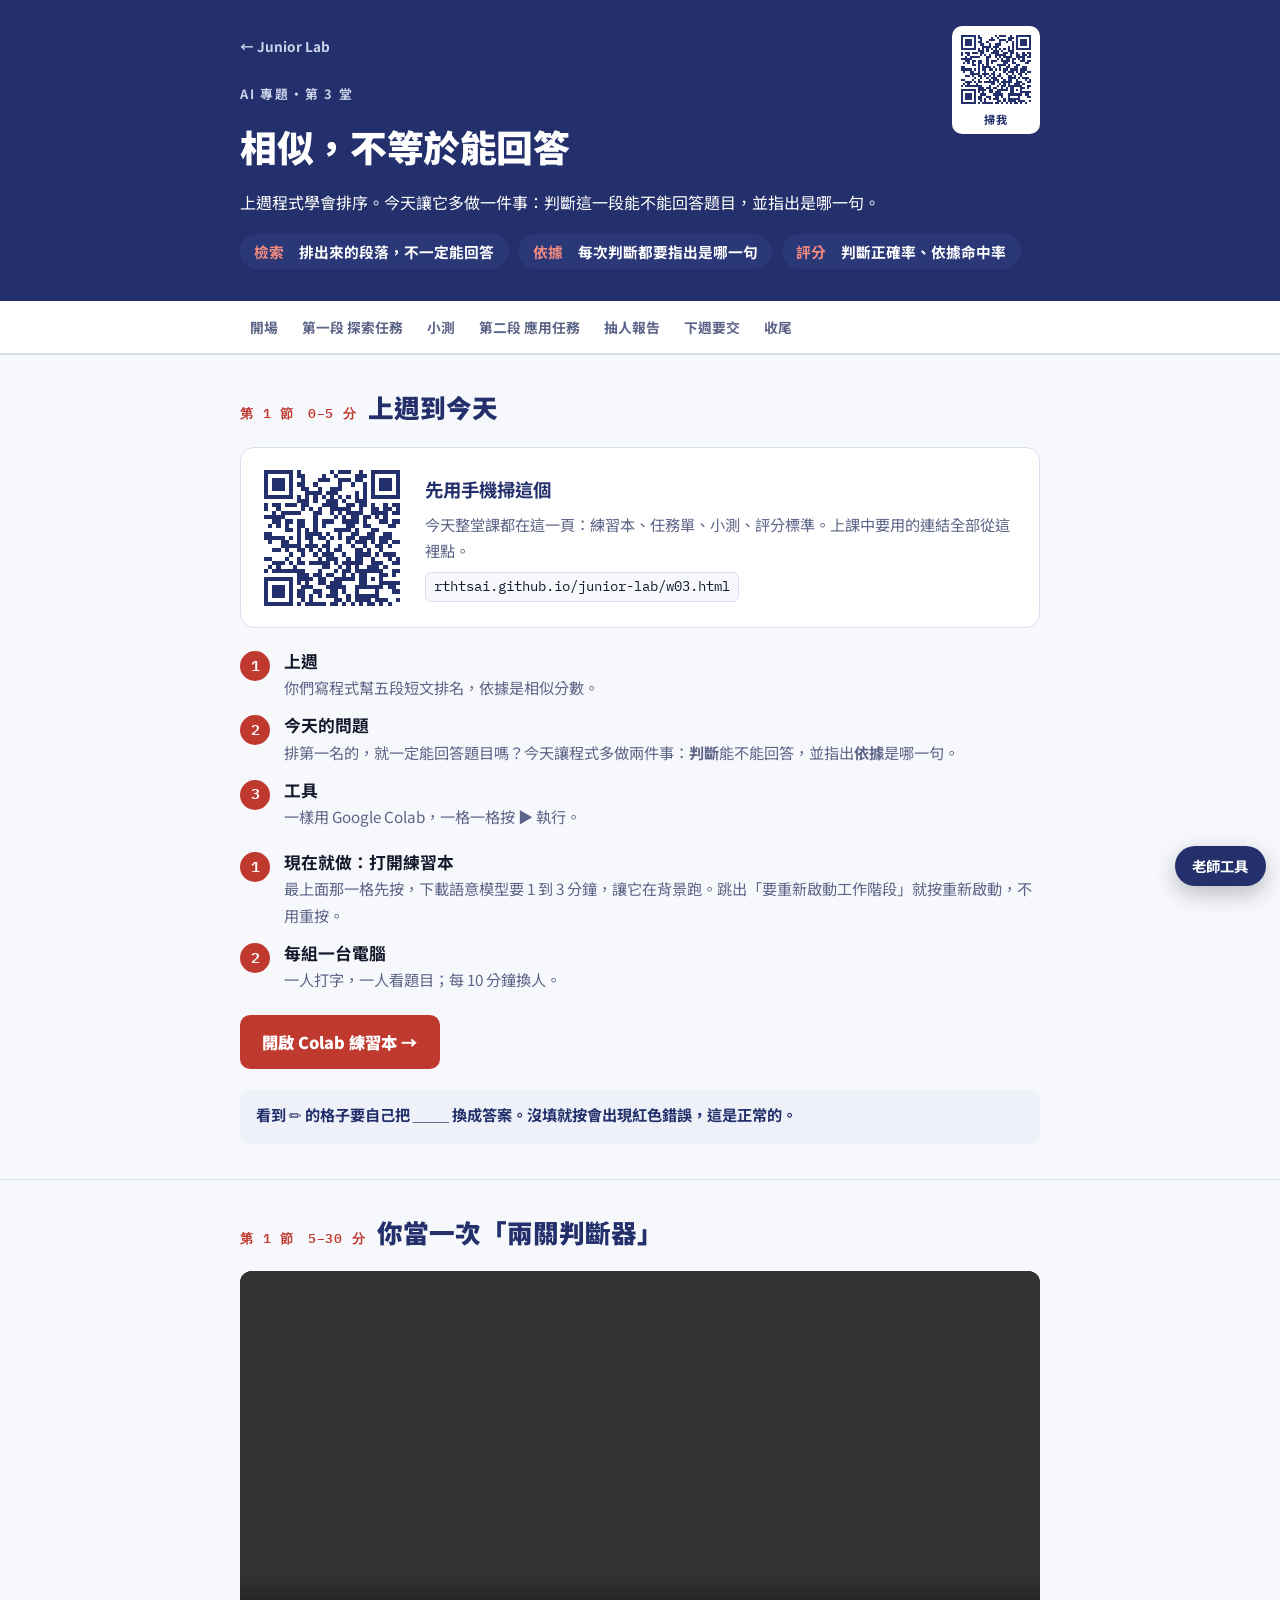
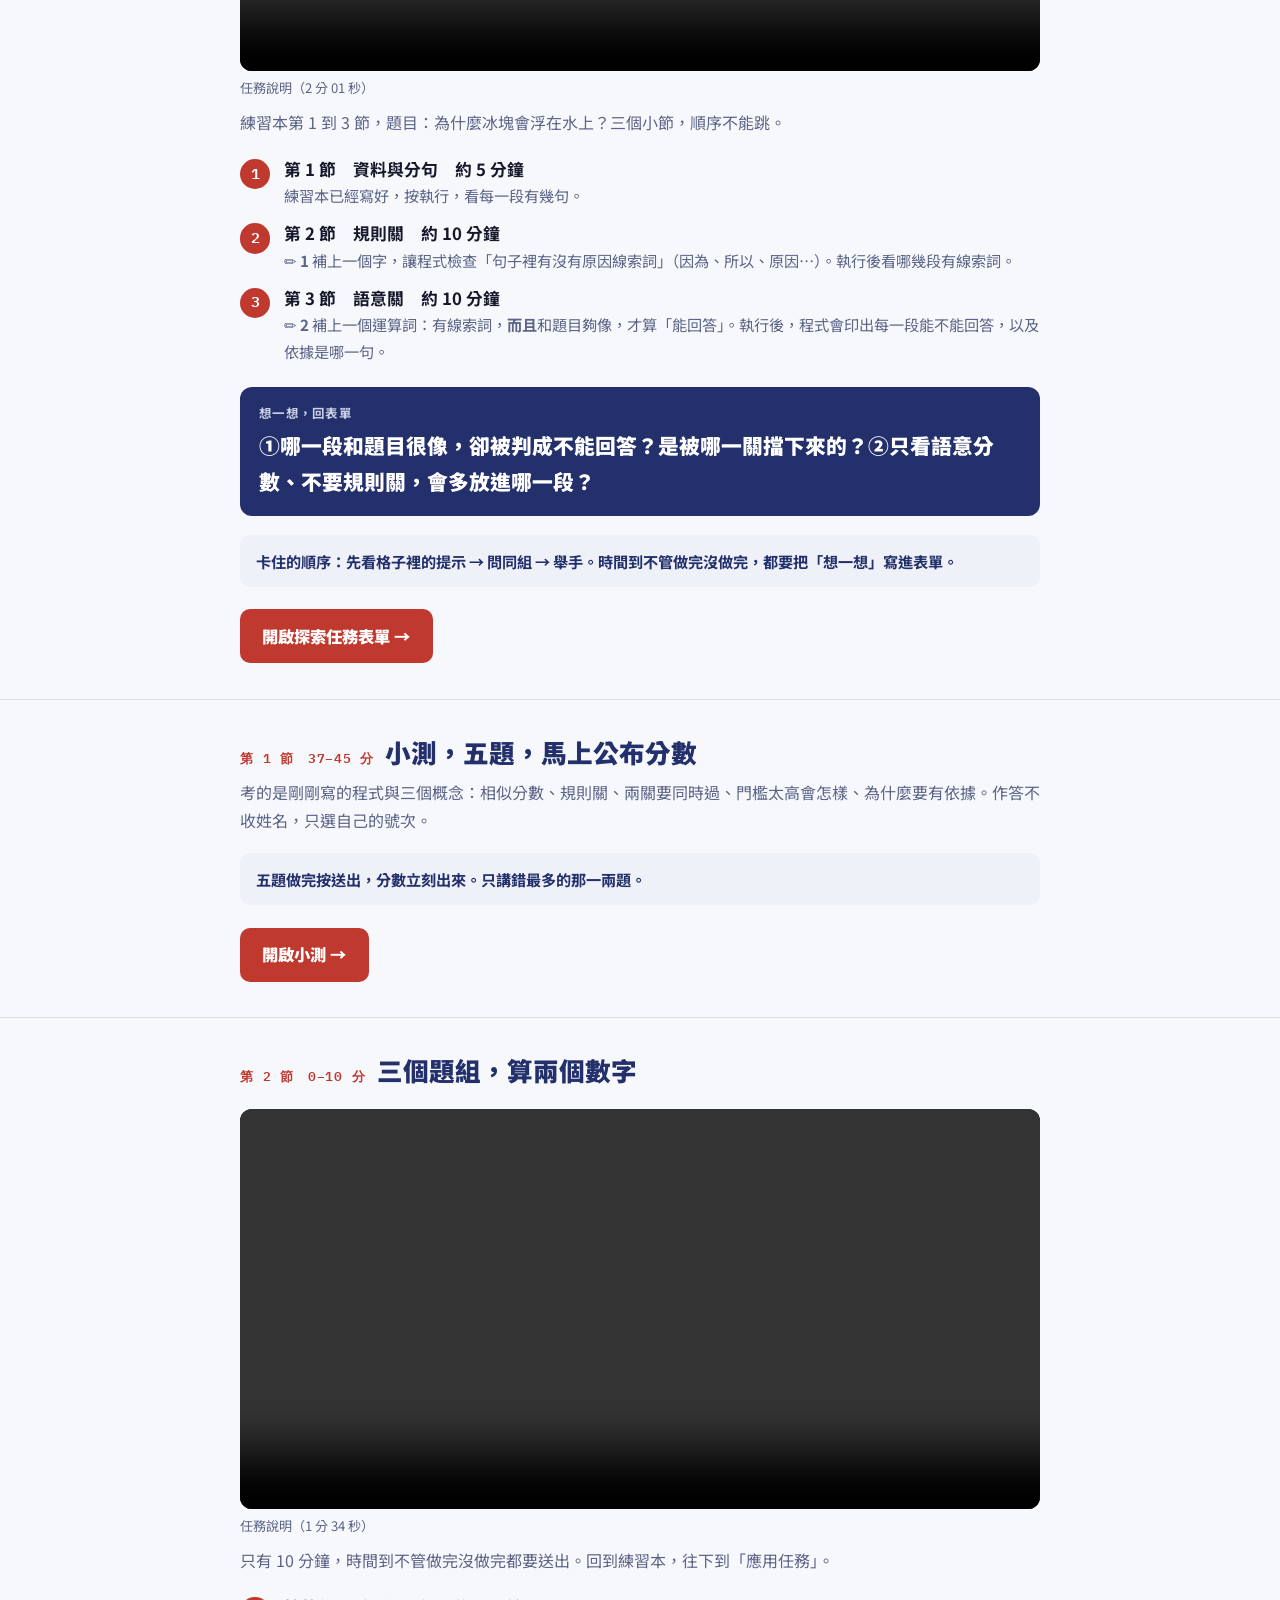
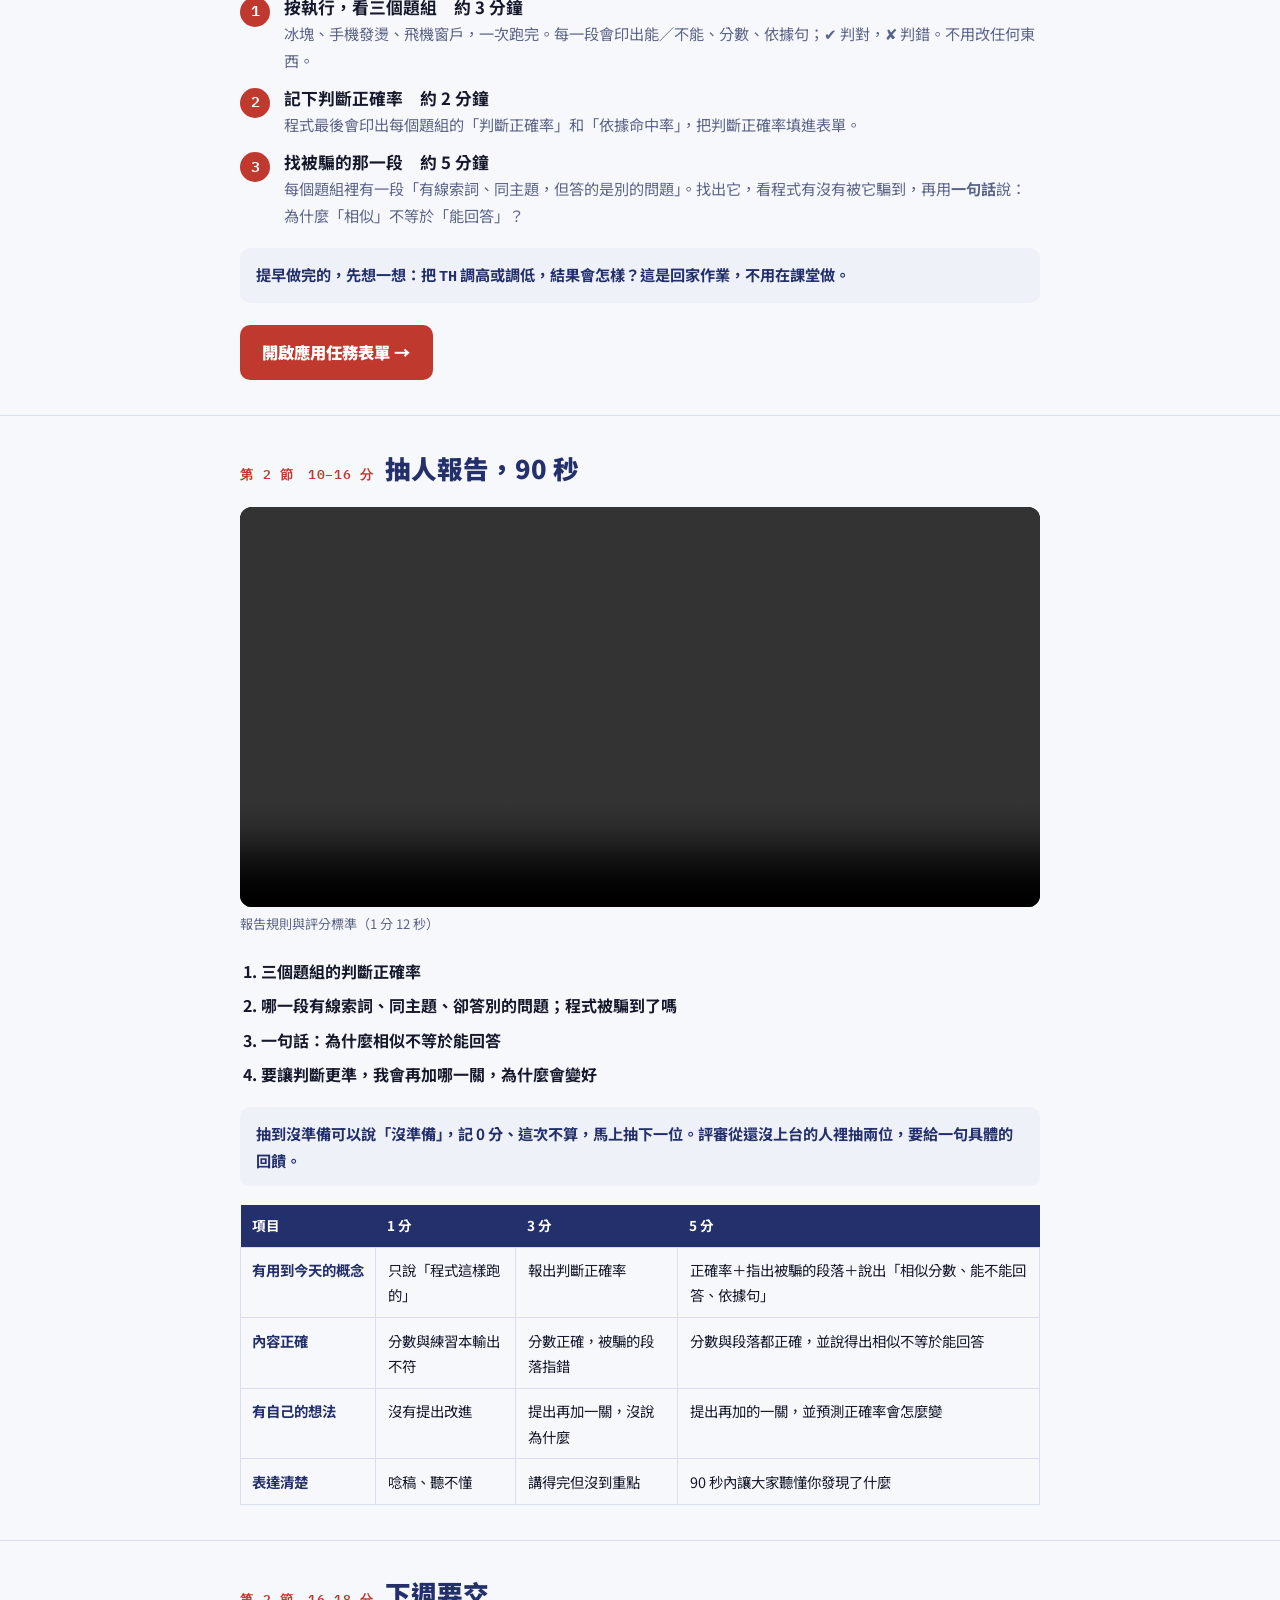
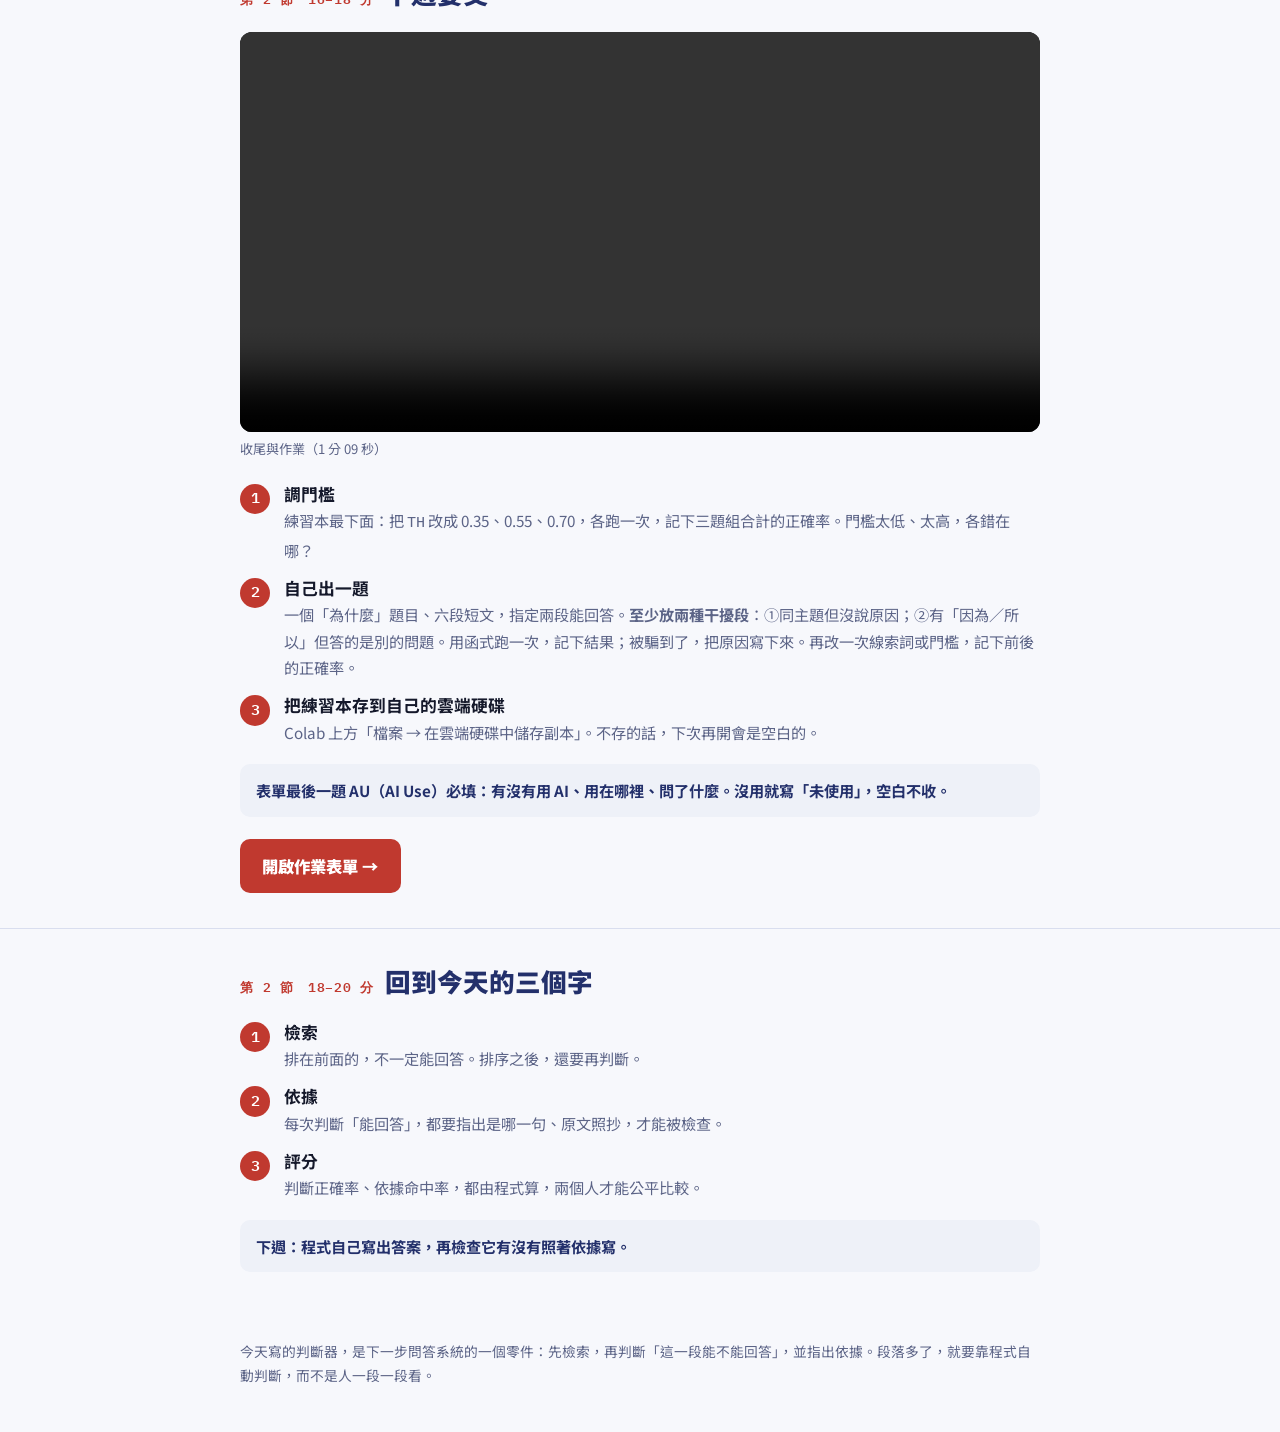
<file: w03.html>
<!doctype html>
<html lang="zh-Hant">
<head>
<meta charset="utf-8">
<meta name="viewport" content="width=device-width,initial-scale=1,viewport-fit=cover">
<meta name="robots" content="noindex, nofollow">
<title>第 3 堂 相似，不等於能回答 — Junior Lab</title>
<link rel="stylesheet" href="https://fonts.googleapis.com/css2?family=Noto+Sans+TC:wght@400;500;700;900&family=IBM+Plex+Mono:wght@400;600&display=swap">
<link rel="stylesheet" href="style.css">
<style>
.flow{display:grid;grid-template-columns:repeat(4,1fr);gap:.5rem;margin-top:1.3rem;align-items:stretch}
.flow div{position:relative;background:var(--surface);border:1px solid var(--line);border-radius:12px;padding:.9rem .8rem;text-align:center;min-width:0}
.flow div+div::before{content:"→";position:absolute;left:-.62rem;top:50%;transform:translateY(-50%);color:var(--accent);font-weight:900;font-size:1.1rem;background:var(--bg);line-height:1}
.flow b{display:block;color:var(--head);font-size:1.05rem}
.flow span{display:block;margin-top:.25rem;color:var(--muted);font-size:.85rem;line-height:1.5}
.flow code{font-family:var(--mono);font-size:.8rem}
@media (max-width:560px){.flow{grid-template-columns:1fr 1fr}.flow div+div::before{display:none}}
ol.steps li>div{min-width:0}
pre.cell{max-width:100%;margin:.9rem 0 0;padding:.85rem 1rem;background:#0F1120;color:#ECEEF6;border:1px solid var(--line);border-radius:10px;font-family:var(--mono);font-size:.85rem;line-height:1.7;overflow-x:auto}
pre.cell em{font-style:normal;color:#F08A7F;font-weight:700;background:rgba(240,138,127,.14);border-radius:4px;padding:0 .25rem}
pre.cell i{font-style:normal;color:#8B95BF}
.tag{display:inline-block;font-family:var(--mono);font-size:.75rem;font-weight:600;color:var(--accent-fg);background:var(--accent);border-radius:999px;padding:.05rem .55rem;margin-right:.4rem;vertical-align:.1em}
.fill td:nth-child(n+2){text-align:center;color:var(--muted)}
body.pres .flow b{font-size:1.4rem}
body.pres .flow span{font-size:1.05rem}
body.pres pre.cell{font-size:1.15rem}
</style>
</head>
<body>
<body>
<body>
<header>
  <div class="wrap">
    <a class="back" href="./">← Junior Lab</a>
    <span class="kicker">AI 專題・第 3 堂</span>
    <h1>相似，不等於能回答</h1>
    <p>上週程式學會排序。今天讓它多做一件事：判斷這一段能不能回答題目，並指出是哪一句。</p>
    <a class="qrsmall" href="./w03.html"><img class="qrimg" alt="課程頁 QR" src="[data-uri]"><span>掃我</span></a>
    <div class="three">
      <span><b>檢索</b>　排出來的段落，不一定能回答</span>
      <span><b>依據</b>　每次判斷都要指出是哪一句</span>
      <span><b>評分</b>　判斷正確率、依據命中率</span>
    </div>
  </div>
</header>

<nav><div class="wrap">
  <a href="#open">開場</a>
  <a href="#explore">第一段 探索任務</a>
  <a href="#quiz">小測</a>
  <a href="#apply">第二段 應用任務</a>
  <a href="#report">抽人報告</a>
  <a href="#homework">下週要交</a>
  <a href="#close">收尾</a>
</div></nav>

<section id="open"><div class="wrap">
  <div class="stage"><em>第 1 節　0–5 分</em><h2>上週到今天</h2></div>

  <div class="qrbig">
    <img class="qrimg" alt="課程頁 QR" src="[data-uri]">
    <div>
      <strong>先用手機掃這個</strong>
      <p>今天整堂課都在這一頁：練習本、任務單、小測、評分標準。上課中要用的連結全部從這裡點。</p>
      <code>rthtsai.github.io/junior-lab/w03.html</code>
    </div>
  </div>

  <div class="brk"></div>
  <ol class="steps">
    <li><div><h3>上週</h3><p>你們寫程式幫五段短文排名，依據是相似分數。</p></div></li>
    <li><div><h3>今天的問題</h3><p>排第一名的，就一定能回答題目嗎？今天讓程式多做兩件事：<strong>判斷</strong>能不能回答，並指出<strong>依據</strong>是哪一句。</p></div></li>
    <li><div><h3>工具</h3><p>一樣用 Google Colab，一格一格按 ▶ 執行。</p></div></li>
  </ol>

  <div class="brk"></div>
  <ol class="steps">
    <li><div><h3>現在就做：打開練習本</h3><p>最上面那一格先按，下載語意模型要 1 到 3 分鐘，讓它在背景跑。跳出「要重新啟動工作階段」就按重新啟動，不用重按。</p></div></li>
    <li><div><h3>每組一台電腦</h3><p>一人打字，一人看題目；每 10 分鐘換人。</p></div></li>
  </ol>
  <a class="cta" href="https://colab.research.google.com/github/rthtsai/junior-lab/blob/main/w03.ipynb" target="_blank" rel="noopener">開啟 Colab 練習本 →</a>
  <p class="rule">看到 <strong>✏️</strong> 的格子要自己把 <code>____</code> 換成答案。沒填就按會出現紅色錯誤，這是正常的。</p>
</div></section>

<section id="explore"><div class="wrap">
  <div class="stage"><em>第 1 節　5–30 分</em><h2>你當一次「兩關判斷器」</h2></div>
  <figure style="margin:0"><video controls preload="metadata" src="w03-explore.mp4"></video>
    <figcaption>任務說明（2 分 01 秒）</figcaption></figure>
  <div class="brk"></div>
  <p class="lead">練習本第 1 到 3 節，題目：為什麼冰塊會浮在水上？三個小節，順序不能跳。</p>

  <ol class="steps">
    <li><div><h3>第 1 節　資料與分句　約 5 分鐘</h3><p>練習本已經寫好，按執行，看每一段有幾句。</p></div></li>
    <li><div><h3>第 2 節　規則關　約 10 分鐘</h3><p><strong>✏️ 1</strong> 補上一個字，讓程式檢查「句子裡有沒有原因線索詞」（因為、所以、原因…）。執行後看哪幾段有線索詞。</p></div></li>
    <li><div><h3>第 3 節　語意關　約 10 分鐘</h3><p><strong>✏️ 2</strong> 補上一個運算詞：有線索詞，<strong>而且</strong>和題目夠像，才算「能回答」。執行後，程式會印出每一段能不能回答，以及依據是哪一句。</p></div></li>
  </ol>

  <div class="brk"></div>

  <div class="q"><small>想一想，回表單</small><strong>①哪一段和題目很像，卻被判成不能回答？是被哪一關擋下來的？②只看語意分數、不要規則關，會多放進哪一段？</strong></div>
  <p class="rule">卡住的順序：先看格子裡的提示 → 問同組 → 舉手。時間到不管做完沒做完，都要把「想一想」寫進表單。</p>
  <a class="cta" href="https://docs.google.com/forms/d/e/1FAIpQLSePvqX_UsAu8WgPXHO4nrjyiyqNZu2ie_zUSzric_49dgcrcA/viewform" target="_blank" rel="noopener">開啟探索任務表單 →</a>
</div></section>

<section id="review" hidden><div class="wrap">
  <div class="stage"><em>第 1 節　30–37 分</em><h2>第一段點評</h2></div>
  <figure style="margin:0"><video controls preload="metadata" src="w03-review.mp4"></video>
    <figcaption>三個概念（2 分 52 秒）</figcaption></figure>
  <div class="brk"></div>
  <p class="rule">播完追一句：「你憑什麼說它不能回答？」</p>
</div></section>

<section id="quiz"><div class="wrap">
  <div class="stage"><em>第 1 節　37–45 分</em><h2>小測，五題，馬上公布分數</h2></div>
  <p class="lead">考的是剛剛寫的程式與三個概念：相似分數、規則關、兩關要同時過、門檻太高會怎樣、為什麼要有依據。作答不收姓名，只選自己的號次。</p>
  <p class="rule">五題做完按送出，分數立刻出來。只講錯最多的那一兩題。</p>
  <a class="cta" href="https://docs.google.com/forms/d/e/1FAIpQLSeMaCfG_k9NDmOvJTxHvD1mG9x2aUNtUcUxzvLLalzWGgyWrA/viewform" target="_blank" rel="noopener">開啟小測 →</a>
</div></section>

<section id="apply"><div class="wrap">
  <div class="stage"><em>第 2 節　0–10 分</em><h2>三個題組，算兩個數字</h2></div>
  <figure style="margin:0"><video controls preload="metadata" src="w03-apply.mp4"></video>
    <figcaption>任務說明（1 分 34 秒）</figcaption></figure>
  <div class="brk"></div>
  <p class="lead">只有 10 分鐘，時間到不管做完沒做完都要送出。回到練習本，往下到「應用任務」。</p>

  <ol class="steps">
    <li><div><h3>按執行，看三個題組　約 3 分鐘</h3><p>冰塊、手機發燙、飛機窗戶，一次跑完。每一段會印出能／不能、分數、依據句；✔ 判對，✘ 判錯。不用改任何東西。</p></div></li>
    <li><div><h3>記下判斷正確率　約 2 分鐘</h3><p>程式最後會印出每個題組的「判斷正確率」和「依據命中率」，把判斷正確率填進表單。</p></div></li>
    <li><div><h3>找被騙的那一段　約 5 分鐘</h3><p>每個題組裡有一段「有線索詞、同主題，但答的是別的問題」。找出它，看程式有沒有被它騙到，再用<strong>一句話</strong>說：為什麼「相似」不等於「能回答」？</p></div></li>
  </ol>

  <p class="rule">提早做完的，先想一想：把 <code>TH</code> 調高或調低，結果會怎樣？這是回家作業，不用在課堂做。</p>
  <a class="cta" href="https://docs.google.com/forms/d/e/1FAIpQLScp6aOyKTMvVHekLb3YNV92wUcnVKBTRY2zwuVnE1lajjgNvQ/viewform" target="_blank" rel="noopener">開啟應用任務表單 →</a>
</div></section>

<section id="report"><div class="wrap">
  <div class="stage"><em>第 2 節　10–16 分</em><h2>抽人報告，90 秒</h2></div>
  <figure style="margin:0"><video controls preload="metadata" src="w03-report.mp4"></video>
    <figcaption>報告規則與評分標準（1 分 12 秒）</figcaption></figure>
  <div class="brk"></div>
  <ol class="four">
    <li>三個題組的判斷正確率</li>
    <li>哪一段有線索詞、同主題、卻答別的問題；程式被騙到了嗎</li>
    <li>一句話：為什麼相似不等於能回答</li>
    <li>要讓判斷更準，我會再加哪一關，為什麼會變好</li>
  </ol>
  <p class="rule">抽到沒準備可以說「沒準備」，記 0 分、這次不算，馬上抽下一位。評審從還沒上台的人裡抽兩位，要給一句具體的回饋。</p>
  <div class="brk"></div>

  <div class="tw"><table>
    <thead><tr><th>項目</th><th>1 分</th><th>3 分</th><th>5 分</th></tr></thead>
    <tbody>
      <tr><td>有用到今天的概念</td><td>只說「程式這樣跑的」</td><td>報出判斷正確率</td><td>正確率＋指出被騙的段落＋說出「相似分數、能不能回答、依據句」</td></tr>
      <tr><td>內容正確</td><td>分數與練習本輸出不符</td><td>分數正確，被騙的段落指錯</td><td>分數與段落都正確，並說得出相似不等於能回答</td></tr>
      <tr><td>有自己的想法</td><td>沒有提出改進</td><td>提出再加一關，沒說為什麼</td><td>提出再加的一關，並預測正確率會怎麼變</td></tr>
      <tr><td>表達清楚</td><td>唸稿、聽不懂</td><td>講得完但沒到重點</td><td>90 秒內讓大家聽懂你發現了什麼</td></tr>
    </tbody>
  </table></div>
</div></section>

<section id="homework"><div class="wrap">
  <div class="stage"><em>第 2 節　16–18 分</em><h2>下週要交</h2></div>
  <figure style="margin:0"><video controls preload="metadata" src="w03-homework.mp4"></video>
    <figcaption>收尾與作業（1 分 09 秒）</figcaption></figure>
  <div class="brk"></div>
  <ol class="steps">
    <li><div><h3>調門檻</h3><p>練習本最下面：把 <code>TH</code> 改成 0.35、0.55、0.70，各跑一次，記下三題組合計的正確率。門檻太低、太高，各錯在哪？</p></div></li>
    <li><div><h3>自己出一題</h3><p>一個「為什麼」題目、六段短文，指定兩段能回答。<strong>至少放兩種干擾段</strong>：①同主題但沒說原因；②有「因為／所以」但答的是別的問題。用函式跑一次，記下結果；被騙到了，把原因寫下來。再改一次線索詞或門檻，記下前後的正確率。</p></div></li>
    <li><div><h3>把練習本存到自己的雲端硬碟</h3><p>Colab 上方「檔案 → 在雲端硬碟中儲存副本」。不存的話，下次再開會是空白的。</p></div></li>
  </ol>
  <p class="rule">表單最後一題 <strong>AU（AI Use）</strong>必填：有沒有用 AI、用在哪裡、問了什麼。沒用就寫「未使用」，空白不收。</p>
  <a class="cta" href="https://docs.google.com/forms/d/e/1FAIpQLSfhPZbJcLaS4OgJJnsf_eiRGekVZPz2w1Ih_gV8GU5IJtqSXg/viewform" target="_blank" rel="noopener">開啟作業表單 →</a>
</div></section>

<section id="close"><div class="wrap">
  <div class="stage"><em>第 2 節　18–20 分</em><h2>回到今天的三個字</h2></div>
  <ol class="steps">
    <li><div><h3>檢索</h3><p>排在前面的，不一定能回答。排序之後，還要再判斷。</p></div></li>
    <li><div><h3>依據</h3><p>每次判斷「能回答」，都要指出是哪一句、原文照抄，才能被檢查。</p></div></li>
    <li><div><h3>評分</h3><p>判斷正確率、依據命中率，都由程式算，兩個人才能公平比較。</p></div></li>
  </ol>
  <p class="rule">下週：程式自己寫出答案，再檢查它有沒有照著依據寫。</p>
</div></section>

<footer><div class="wrap">
  今天寫的判斷器，是下一步問答系統的一個零件：先檢索，再判斷「這一段能不能回答」，並指出依據。段落多了，就要靠程式自動判斷，而不是人一段一段看。
</div></footer>

<div id="tools">
  <div id="panel" hidden>
    <div>
      <div id="clock">20:00</div>
      <div class="row" style="margin-top:.6rem">
        <button id="go" class="pri">開始</button>
        <button id="reset">重設</button>
      </div>
      <div class="row" style="margin-top:.4rem">
        <button data-min="20">20 分</button><button data-min="10">10 分</button><button data-min="5">5 分</button>
      </div>
      <div class="row" style="margin-top:.6rem">
        <button id="pstart" class="pri" style="flex:1">投影模式</button>
      </div>
    </div>
    <div style="border-top:1px solid var(--line);padding-top:.8rem">
      <div class="row"><input id="code" type="password" inputmode="numeric" placeholder="解鎖點評" style="flex:1;min-width:0;padding:.45rem .6rem;border:1px solid var(--line);border-radius:6px;font:inherit">
      <button id="unlock">解鎖</button></div>
    </div>
    <div style="border-top:1px solid var(--line);padding-top:.8rem">
      <div id="draw">–</div>
      <div id="drawn">尚未抽號</div>
      <div class="row" style="margin-top:.5rem">
        <button id="spin" class="pri">抽一個號次</button>
        <button id="clear">重來</button>
      </div>
    </div>
  </div>
  <button class="toggle" id="tgl" aria-expanded="false">老師工具</button>
</div>

<div id="presbar">
  <button id="pprev">‹</button>
  <span id="presnum">1 / 1</span>
  <button id="pnext" class="pri">下一頁 ›</button>
  <button id="pexit">離開</button>
</div>

<script>
(function(){
  var panel=document.getElementById('panel'),tgl=document.getElementById('tgl');
  tgl.addEventListener('click',function(){
    var open=panel.hidden; panel.hidden=!open; tgl.setAttribute('aria-expanded',String(open));
    tgl.textContent=open?'收起':'老師工具';
  });

  var total=20*60,left=total,timer=null,clock=document.getElementById('clock'),go=document.getElementById('go');
  function show(){
    var m=Math.floor(left/60),s=left%60;
    clock.textContent=m+':'+(s<10?'0':'')+s;
    clock.classList.toggle('low',left<=60);
  }
  function stop(){clearInterval(timer);timer=null;go.textContent='開始';}
  go.addEventListener('click',function(){
    if(timer){stop();return;}
    if(left<=0)left=total;
    go.textContent='暫停';
    timer=setInterval(function(){left--;if(left<=0){left=0;show();stop();return;}show();},1000);
  });
  document.getElementById('reset').addEventListener('click',function(){stop();left=total;show();});
  Array.prototype.forEach.call(document.querySelectorAll('[data-min]'),function(b){
    b.addEventListener('click',function(){stop();total=parseInt(b.dataset.min,10)*60;left=total;show();});
  });
  show();


  // ===== 投影模式 =====
  var bar=document.getElementById('presbar'),num=document.getElementById('presnum');
  var P={list:[],i:0,on:false};
  function collect(){
    P.list=[];
    Array.prototype.forEach.call(document.querySelectorAll('body > section'),function(sec){
      if(sec.hidden) return;
      var wrap=sec.querySelector('.wrap'); if(!wrap) return;
      var stage=wrap.querySelector('.stage');
      var groups=[[]];
      Array.prototype.forEach.call(wrap.children,function(k){
        if(k.classList.contains('brk')){groups.push([]);return;}
        if(k===stage) return;
        groups[groups.length-1].push(k);
      });
      groups=groups.filter(function(g){return g.length;});
      if(!groups.length) groups=[[]];
      groups.forEach(function(g){P.list.push({sec:sec,stage:stage,keep:g});});
    });
  }
  function showAll(sec){
    var wrap=sec.querySelector('.wrap'); if(!wrap) return;
    Array.prototype.forEach.call(wrap.children,function(k){
      if(!k.classList.contains('brk')) k.style.display='';
    });
  }
  function paintSlide(){
    var cur=P.list[P.i];
    P.list.forEach(function(it){
      if(it.sec!==cur.sec){
        it.sec.classList.remove('on'); showAll(it.sec);
        Array.prototype.forEach.call(it.sec.querySelectorAll('video'),function(v){v.pause();});
      }
    });
    cur.sec.classList.add('on'); cur.sec.scrollTop=0;
    var wrap=cur.sec.querySelector('.wrap');
    Array.prototype.forEach.call(wrap.children,function(k){
      if(k.classList.contains('brk')) return;
      if(k===cur.stage){k.style.display='';return;}
      var keep=cur.keep.indexOf(k)>=0;
      if(!keep){
        Array.prototype.forEach.call(k.querySelectorAll('video'),function(v){v.pause();});
      }
      k.style.display=keep?'':'none';
    });
    num.textContent=(P.i+1)+' / '+P.list.length;
  }
  function presOn(){
    collect(); if(!P.list.length) return;
    P.on=true; P.i=0; document.body.classList.add('pres');
    if(panel&&!panel.hidden){panel.hidden=true;tgl.setAttribute('aria-expanded','false');tgl.textContent='老師工具';}
    paintSlide();
    if(document.documentElement.requestFullscreen) document.documentElement.requestFullscreen().catch(function(){});
  }
  function presOff(){
    P.on=false; document.body.classList.remove('pres');
    var cur=P.list[P.i]&&P.list[P.i].sec;
    P.list.forEach(function(it){it.sec.classList.remove('on');showAll(it.sec);
      Array.prototype.forEach.call(it.sec.querySelectorAll('video'),function(v){v.pause();});});
    if(document.fullscreenElement&&document.exitFullscreen) document.exitFullscreen().catch(function(){});
    if(cur) cur.scrollIntoView();
  }
  function step(d){
    if(!P.on) return;
    var n=P.i+d; if(n<0||n>=P.list.length) return;
    P.i=n; paintSlide();
  }
  document.getElementById('pstart').addEventListener('click',presOn);
  document.getElementById('pnext').addEventListener('click',function(){step(1);});
  document.getElementById('pprev').addEventListener('click',function(){step(-1);});
  document.getElementById('pexit').addEventListener('click',presOff);
  document.addEventListener('keydown',function(e){
    if(e.target&&/^(INPUT|TEXTAREA)$/.test(e.target.tagName)) return;
    if(!P.on){ if(e.key==='p'||e.key==='P'){presOn();} return; }
    if(e.key==='ArrowRight'||e.key==='ArrowDown'||e.key==='PageDown'){e.preventDefault();step(1);}
    else if(e.key==='ArrowLeft'||e.key==='ArrowUp'||e.key==='PageUp'){e.preventDefault();step(-1);}
    else if(e.key==='Escape'){presOff();}
  });
  document.addEventListener('fullscreenchange',function(){
    if(!document.fullscreenElement&&P.on) presOff();
  });

  var unlock=document.getElementById('unlock');
  function tryUnlock(){
    var v=document.getElementById('code').value.trim();
    if(v!=='0319'){unlock.textContent='再試';setTimeout(function(){unlock.textContent='解鎖';},900);return;}
    document.getElementById('review').hidden=false;
    unlock.textContent='已解鎖';
    if(P.on){var c=P.list[P.i];collect();for(var j=0;j<P.list.length;j++){if(P.list[j].sec===c.sec&&P.list[j].keep[0]===c.keep[0]){P.i=j;break;}}paintSlide();}
    else document.getElementById('review').scrollIntoView({behavior:'smooth'});
  }
  unlock.addEventListener('click',tryUnlock);
  document.getElementById('code').addEventListener('keydown',function(e){if(e.key==='Enter')tryUnlock();});

  var pool=[1,2,3,4,5],used=[],dr=document.getElementById('draw'),dn=document.getElementById('drawn');
  function paint(){dn.textContent=used.length?('已抽：'+used.join('、')+'（剩 '+(pool.length-used.length)+' 位）'):'尚未抽號';}
  document.getElementById('spin').addEventListener('click',function(){
    var rest=pool.filter(function(n){return used.indexOf(n)<0;});
    if(!rest.length){dr.textContent='✓';dn.textContent='五位都抽過了';return;}
    var n=rest[Math.floor(Math.random()*rest.length)];
    used.push(n);dr.textContent=n;paint();
  });
  document.getElementById('clear').addEventListener('click',function(){used=[];dr.textContent='–';paint();});
})();
</script>

</body>
</html>
</file>
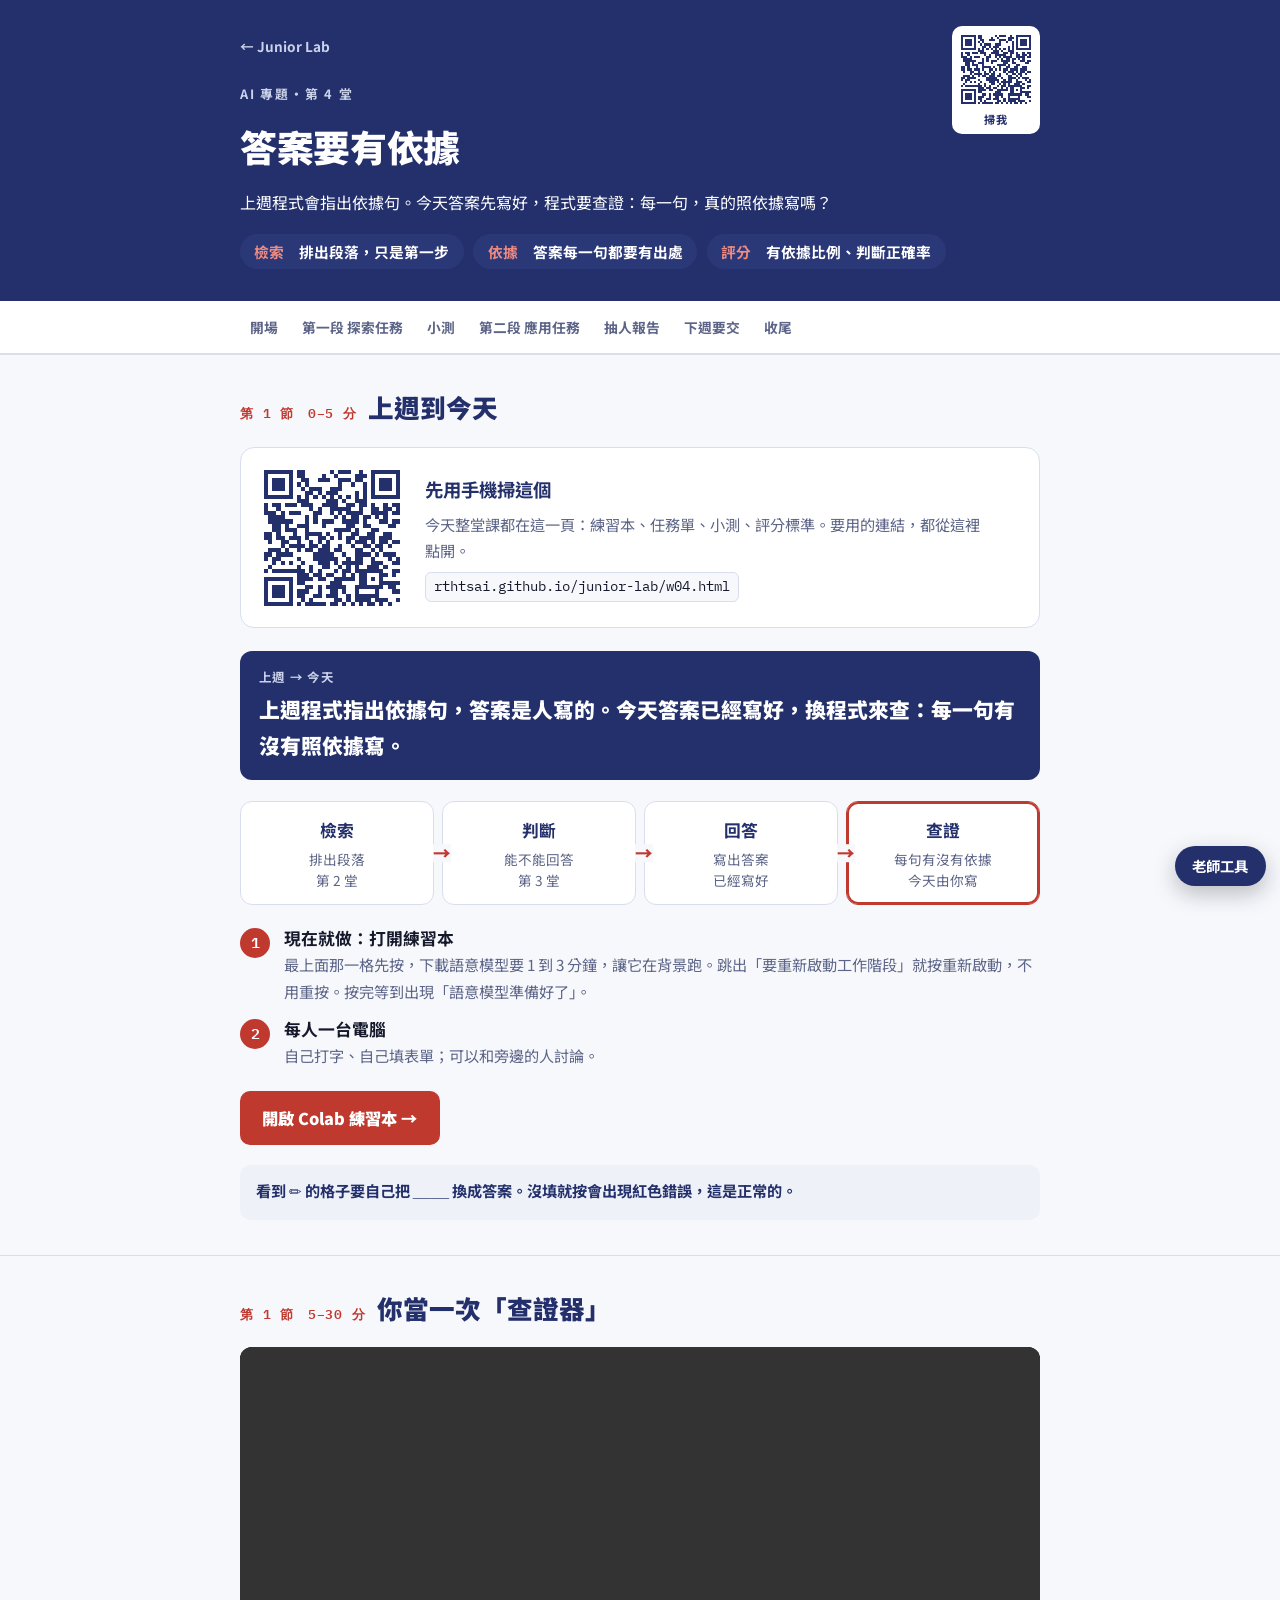
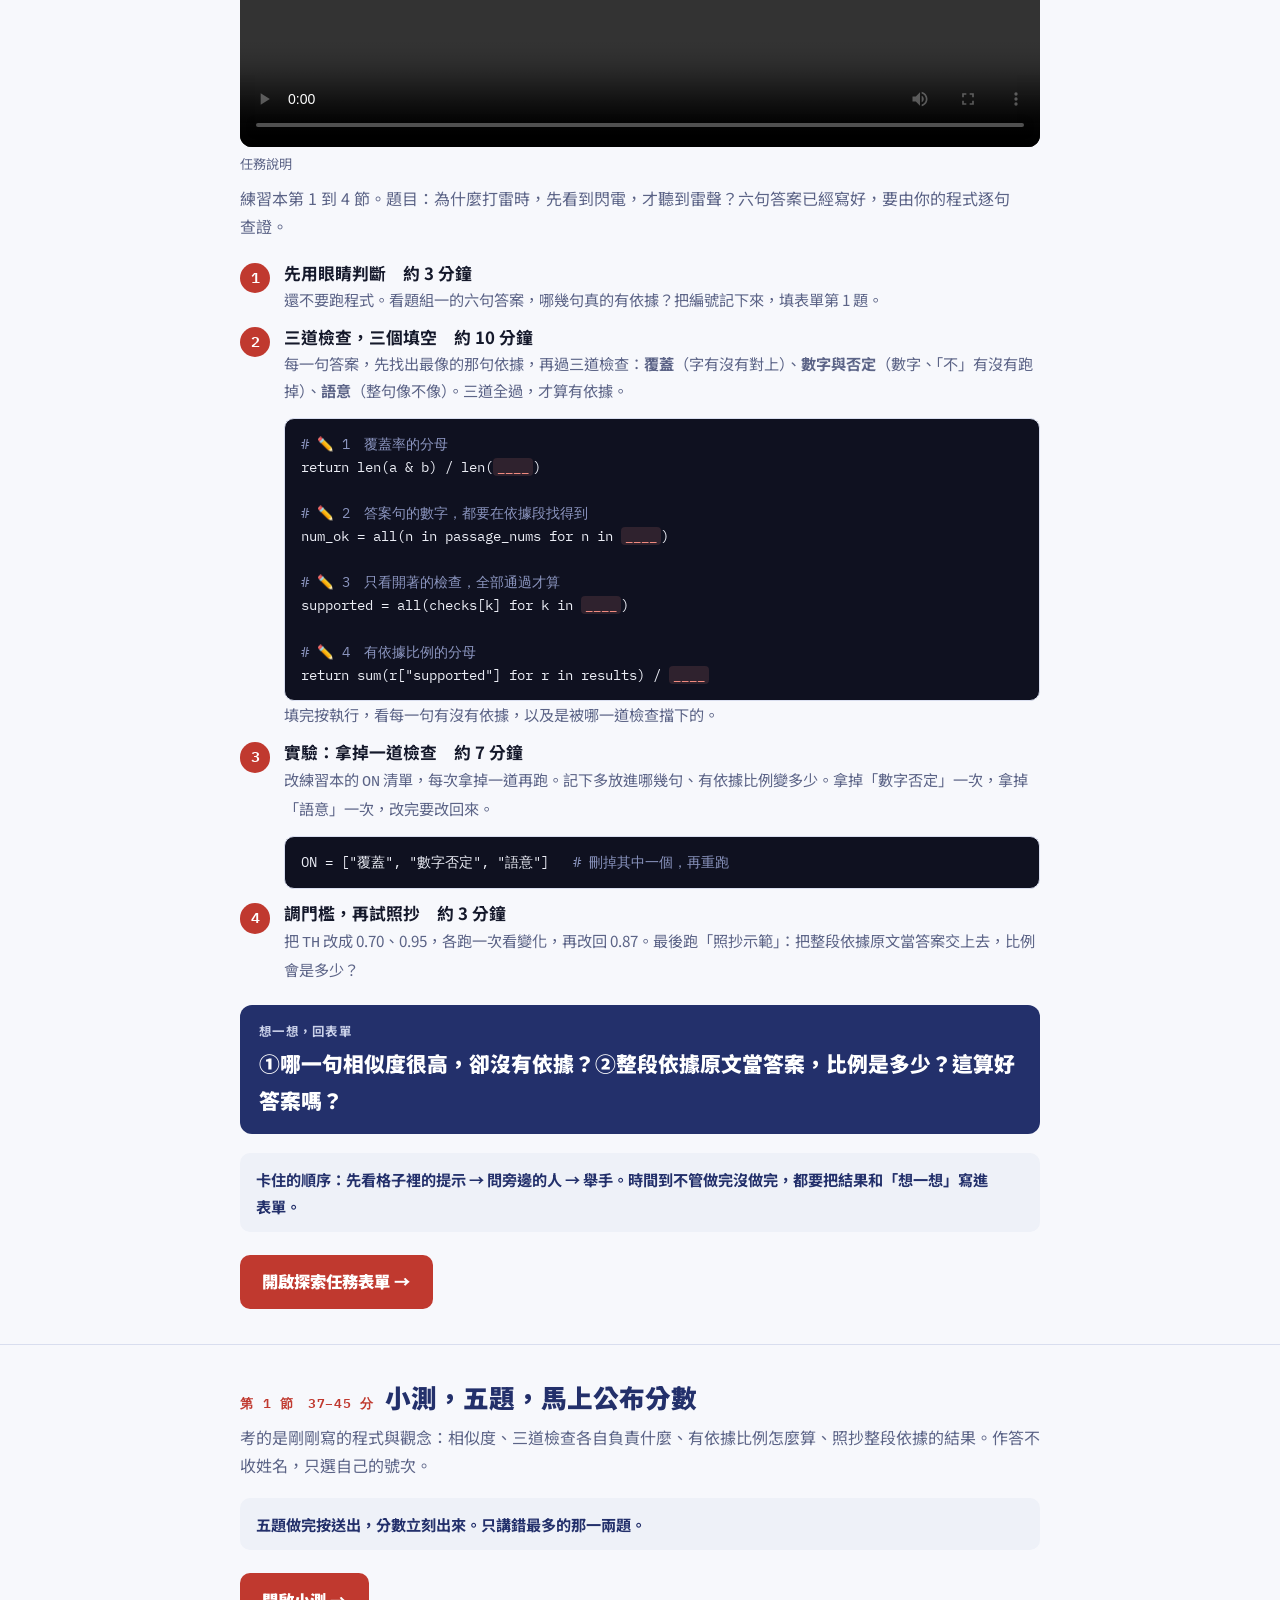
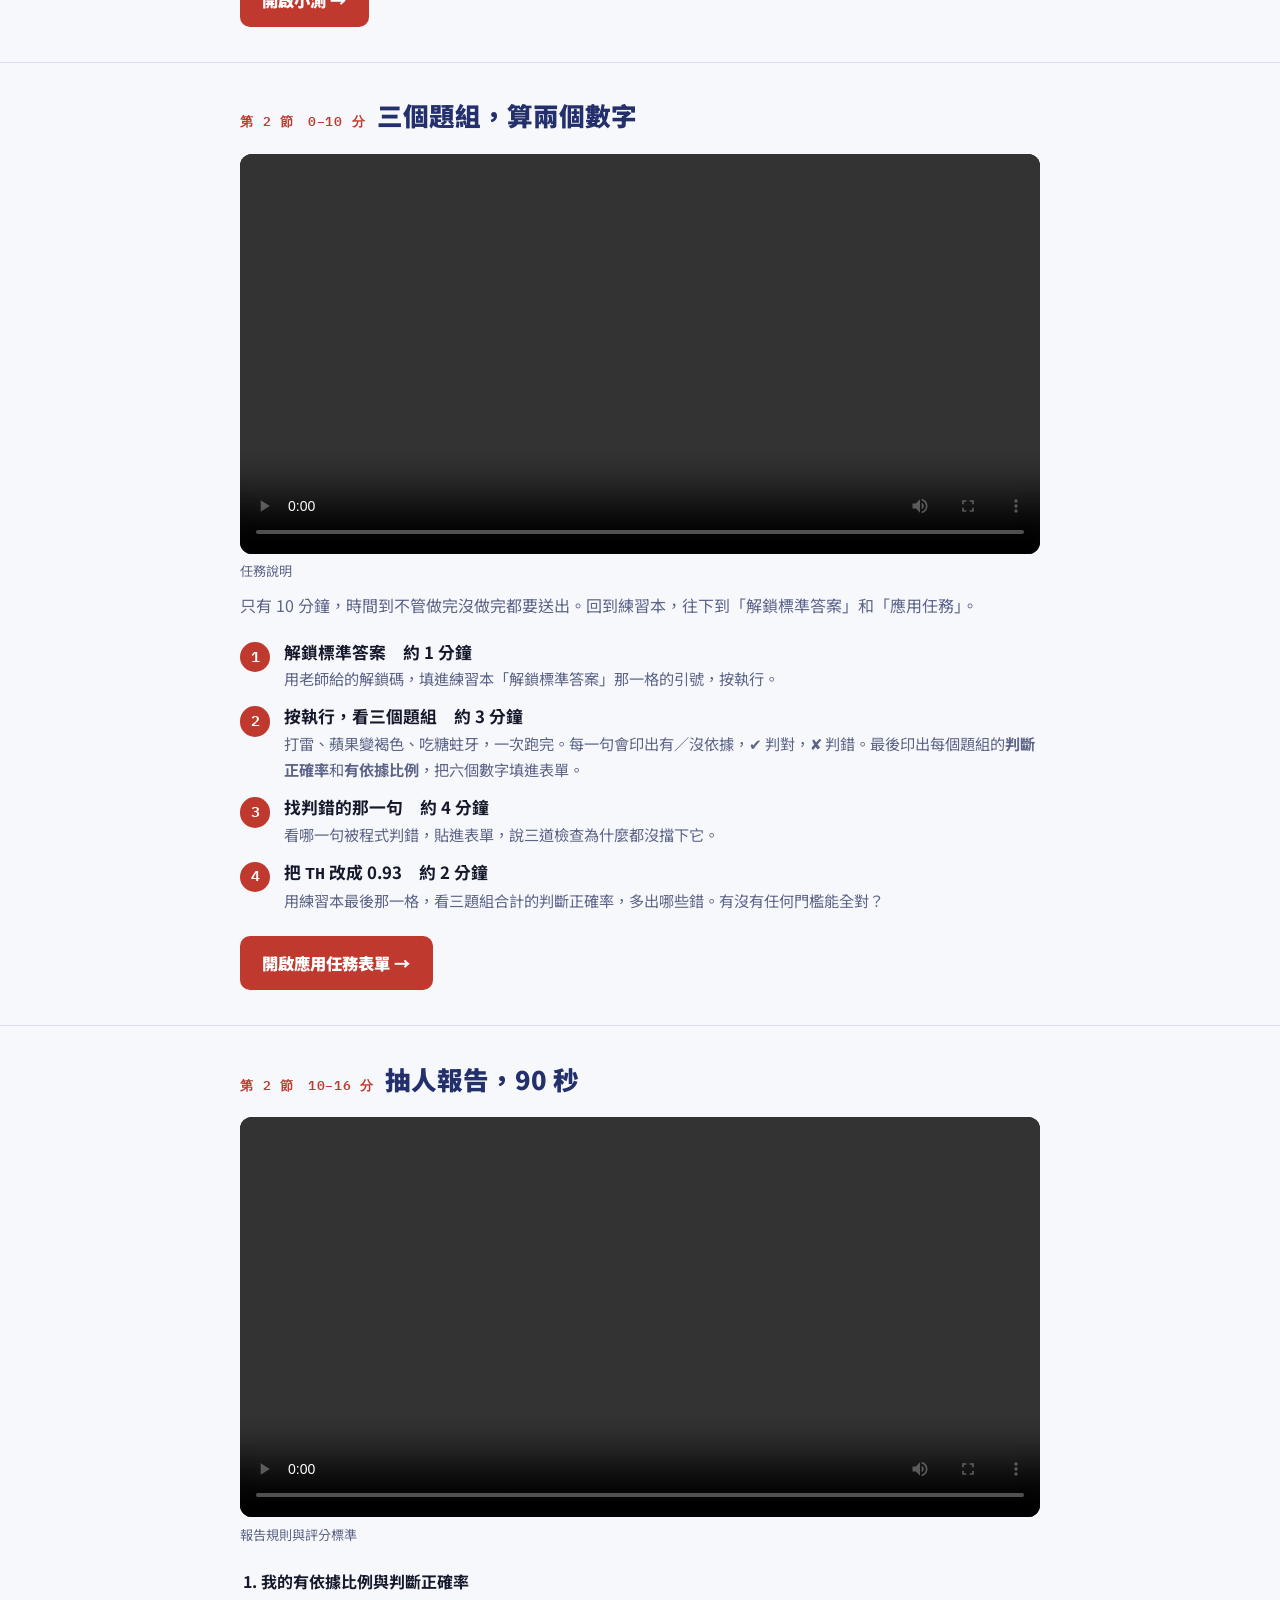
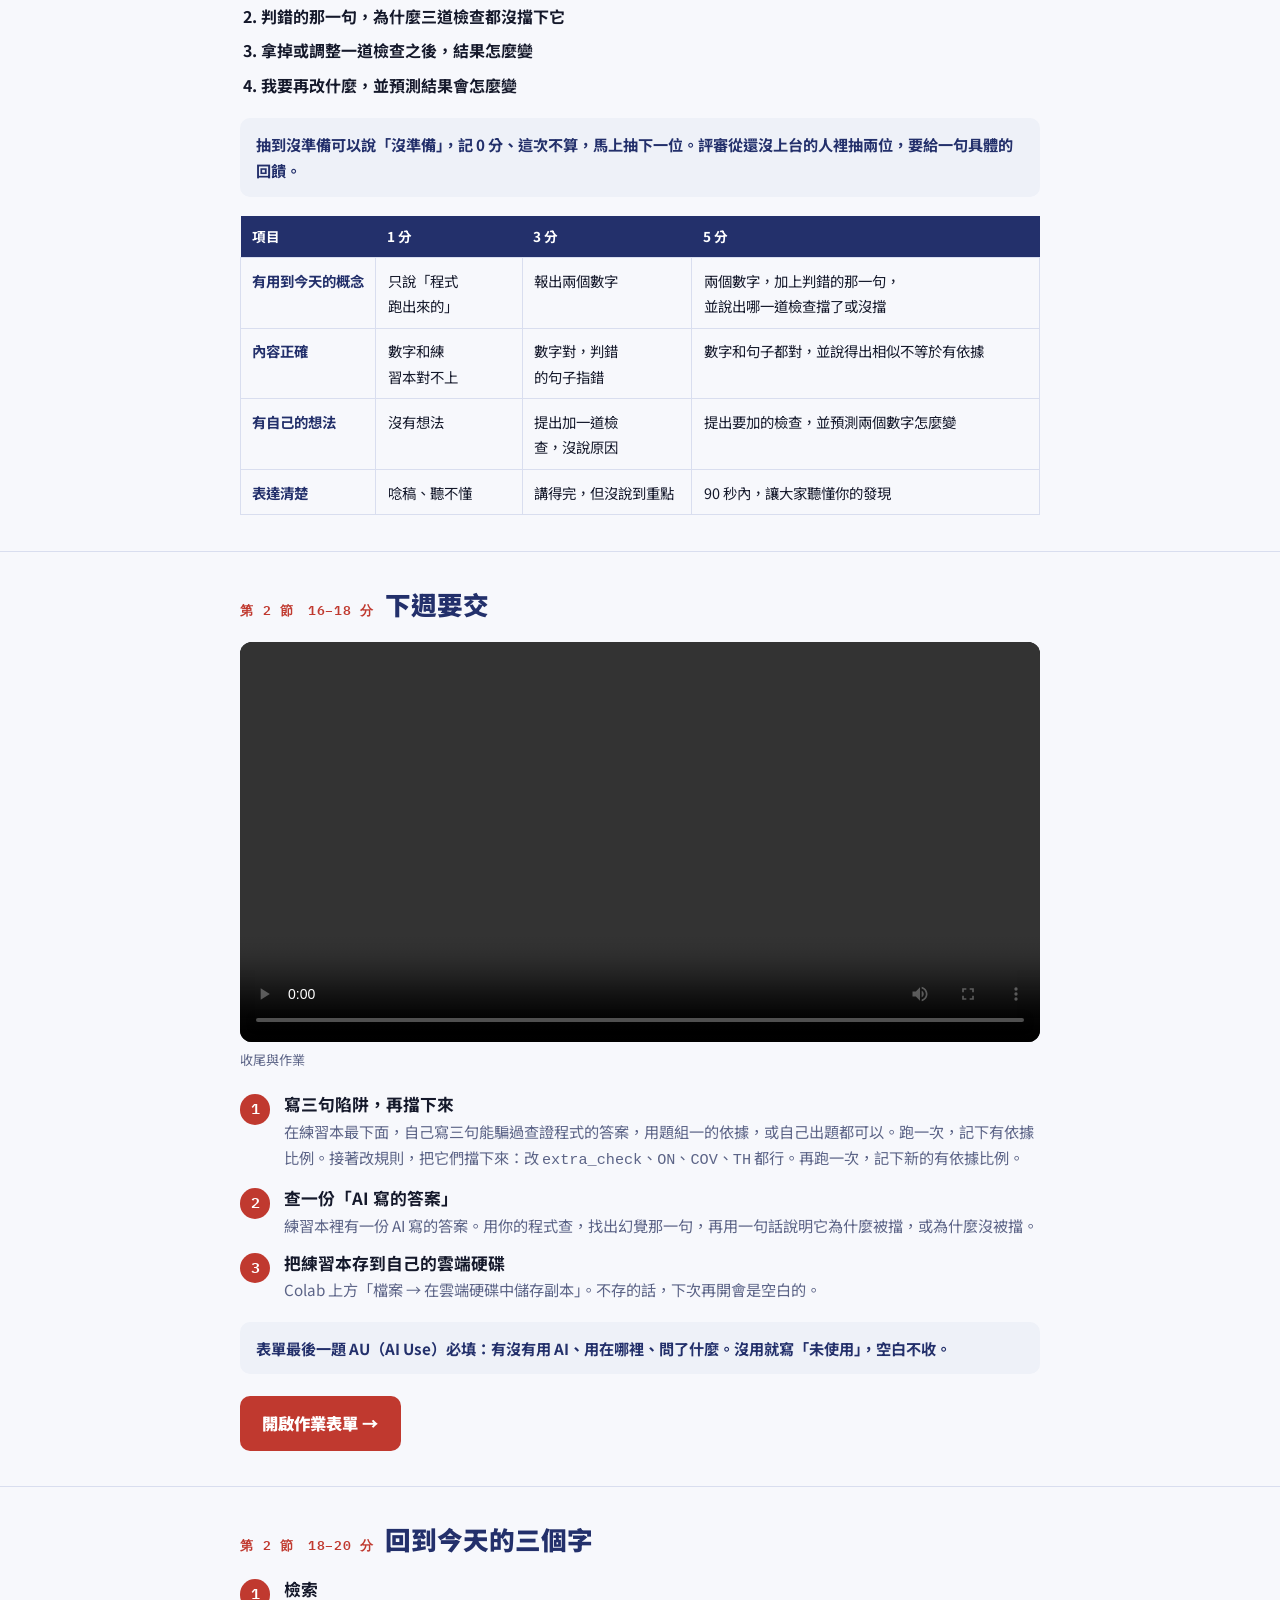
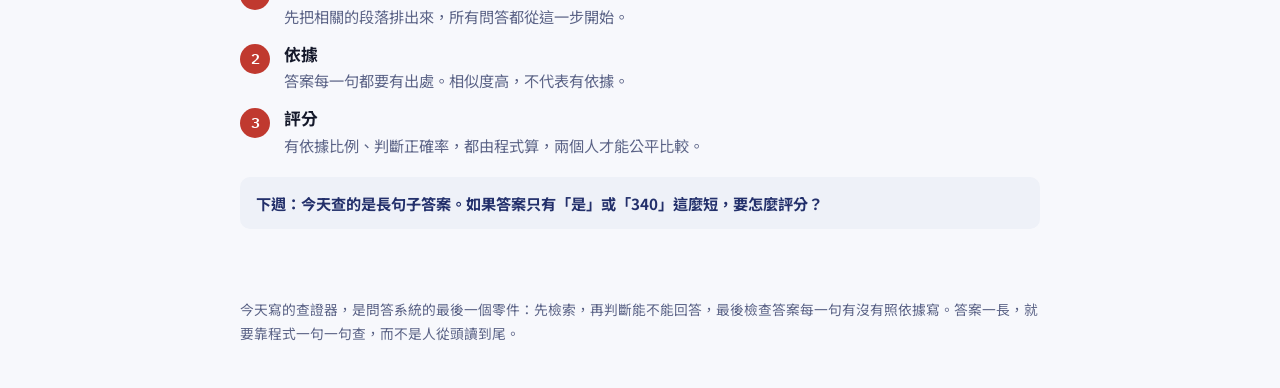
<file: w04.html>
<!doctype html>
<html lang="zh-Hant">
<head>
<meta charset="utf-8">
<meta name="viewport" content="width=device-width,initial-scale=1,viewport-fit=cover">
<meta name="robots" content="noindex, nofollow">
<title>第 4 堂 答案要有依據 — Junior Lab</title>
<link rel="stylesheet" href="https://fonts.googleapis.com/css2?family=Noto+Sans+TC:wght@400;500;700;900&family=IBM+Plex+Mono:wght@400;600&display=swap">
<link rel="stylesheet" href="style.css">
<style>
.flow{display:grid;grid-template-columns:repeat(4,1fr);gap:.5rem;margin-top:1.3rem;align-items:stretch}
.flow div{position:relative;background:var(--surface);border:1px solid var(--line);border-radius:12px;padding:.9rem .8rem;text-align:center;min-width:0}
.flow div+div::before{content:"→";position:absolute;left:-.62rem;top:50%;transform:translateY(-50%);color:var(--accent);font-weight:900;font-size:1.1rem;background:var(--bg);line-height:1}
.flow b{display:block;color:var(--head);font-size:1.05rem}
.flow span{display:block;margin-top:.25rem;color:var(--muted);font-size:.85rem;line-height:1.5}
.flow code{font-family:var(--mono);font-size:.8rem}
@media (max-width:560px){.flow{grid-template-columns:1fr 1fr}.flow div+div::before{display:none}}
ol.steps li>div{min-width:0}
pre.cell{max-width:100%;margin:.9rem 0 0;padding:.85rem 1rem;background:#0F1120;color:#ECEEF6;border:1px solid var(--line);border-radius:10px;font-family:var(--mono);font-size:.85rem;line-height:1.7;overflow-x:auto}
pre.cell em{font-style:normal;color:#F08A7F;font-weight:700;background:rgba(240,138,127,.14);border-radius:4px;padding:0 .25rem}
pre.cell i{font-style:normal;color:#8B95BF}
.tag{display:inline-block;font-family:var(--mono);font-size:.75rem;font-weight:600;color:var(--accent-fg);background:var(--accent);border-radius:999px;padding:.05rem .55rem;margin-right:.4rem;vertical-align:.1em}
.fill td:nth-child(n+2){text-align:center;color:var(--muted)}
body.pres .flow b{font-size:1.4rem}
body.pres .flow span{font-size:1.05rem}
body.pres pre.cell{font-size:1.15rem}
.tw table{min-width:36rem}
p,li>div,.rule,.lead{text-wrap:pretty}
td,th,h2,h3,.flow span,.q strong{text-wrap:balance}
.flow.f4 div:last-child{border-color:var(--accent);box-shadow:0 0 0 2px var(--accent) inset}
</style>
</head>
<body>
<header>
  <div class="wrap">
    <a class="back" href="./">← Junior Lab</a>
    <span class="kicker">AI 專題・第 4 堂</span>
    <h1>答案要有依據</h1>
    <p>上週程式會指出依據句。今天答案先寫好，程式要查證：每一句，真的照依據寫嗎？</p>
    <a class="qrsmall" href="./w04.html"><img class="qrimg" alt="課程頁 QR" src="[data-uri]"><span>掃我</span></a>
    <div class="three">
      <span><b>檢索</b>　排出段落，只是第一步</span>
      <span><b>依據</b>　答案每一句都要有出處</span>
      <span><b>評分</b>　有依據比例、判斷正確率</span>
    </div>
  </div>
</header>

<nav><div class="wrap">
  <a href="#open">開場</a>
  <a href="#explore">第一段 探索任務</a>
  <a href="#quiz">小測</a>
  <a href="#apply">第二段 應用任務</a>
  <a href="#report">抽人報告</a>
  <a href="#homework">下週要交</a>
  <a href="#close">收尾</a>
</div></nav>

<section id="open"><div class="wrap">
  <div class="stage"><em>第 1 節　0–5 分</em><h2>上週到今天</h2></div>

  <div class="qrbig">
    <img class="qrimg" alt="課程頁 QR" src="[data-uri]">
    <div>
      <strong>先用手機掃這個</strong>
      <p>今天整堂課都在這一頁：練習本、任務單、小測、評分標準。要用的連結，都從這裡點開。</p>
      <code>rthtsai.github.io/junior-lab/w04.html</code>
    </div>
  </div>

  <div class="brk"></div>
  <div class="q"><small>上週 → 今天</small><strong>上週程式指出依據句，答案是人寫的。今天答案已經寫好，換程式來查：每一句有沒有照依據寫。</strong></div>
  <div class="flow f4">
    <div><b>檢索</b><span>排出段落<br>第 2 堂</span></div>
    <div><b>判斷</b><span>能不能回答<br>第 3 堂</span></div>
    <div><b>回答</b><span>寫出答案<br>已經寫好</span></div>
    <div><b>查證</b><span>每句有沒有依據<br>今天由你寫</span></div>
  </div>

  <div class="brk"></div>
  <ol class="steps">
    <li><div><h3>現在就做：打開練習本</h3><p>最上面那一格先按，下載語意模型要 1 到 3 分鐘，讓它在背景跑。跳出「要重新啟動工作階段」就按重新啟動，不用重按。按完等到出現「語意模型準備好了」。</p></div></li>
    <li><div><h3>每人一台電腦</h3><p>自己打字、自己填表單；可以和旁邊的人討論。</p></div></li>
  </ol>
  <a class="cta" href="https://colab.research.google.com/github/rthtsai/junior-lab/blob/main/w04.ipynb" target="_blank" rel="noopener">開啟 Colab 練習本 →</a>
  <p class="rule">看到 <strong>✏️</strong> 的格子要自己把 <code>____</code> 換成答案。沒填就按會出現紅色錯誤，這是正常的。</p>
</div></section>

<section id="explore"><div class="wrap">
  <div class="stage"><em>第 1 節　5–30 分</em><h2>你當一次「查證器」</h2></div>
  <figure style="margin:0"><video controls preload="metadata" src="w04-explore.mp4"></video>
    <figcaption>任務說明</figcaption></figure>
  <div class="brk"></div>
  <p class="lead">練習本第 1 到 4 節。題目：為什麼打雷時，先看到閃電，才聽到雷聲？六句答案已經寫好，要由你的程式逐句查證。</p>

  <ol class="steps">
    <li><div><h3>先用眼睛判斷　約 3 分鐘</h3><p>還不要跑程式。看題組一的六句答案，哪幾句真的有依據？把編號記下來，填表單第 1 題。</p></div></li>
    <li><div><h3>三道檢查，三個填空　約 10 分鐘</h3><p>每一句答案，先找出最像的那句依據，再過三道檢查：<strong>覆蓋</strong>（字有沒有對上）、<strong>數字與否定</strong>（數字、「不」有沒有跑掉）、<strong>語意</strong>（整句像不像）。三道全過，才算有依據。</p>
      <pre class="cell"><i># ✏️ 1　覆蓋率的分母</i>
return len(a &amp; b) / len(<em>____</em>)

<i># ✏️ 2　答案句的數字，都要在依據段找得到</i>
num_ok = all(n in passage_nums for n in <em>____</em>)

<i># ✏️ 3　只看開著的檢查，全部通過才算</i>
supported = all(checks[k] for k in <em>____</em>)

<i># ✏️ 4　有依據比例的分母</i>
return sum(r["supported"] for r in results) / <em>____</em></pre>
      <p>填完按執行，看每一句有沒有依據，以及是被哪一道檢查擋下的。</p></div></li>
    <li><div><h3>實驗：拿掉一道檢查　約 7 分鐘</h3><p>改練習本的 <code>ON</code> 清單，每次拿掉一道再跑。記下多放進哪幾句、有依據比例變多少。拿掉「數字否定」一次，拿掉「語意」一次，改完要改回來。</p>
      <pre class="cell">ON = ["覆蓋", "數字否定", "語意"]   <i># 刪掉其中一個，再重跑</i></pre></div></li>
    <li><div><h3>調門檻，再試照抄　約 3 分鐘</h3><p>把 <code>TH</code> 改成 0.70、0.95，各跑一次看變化，再改回 0.87。最後跑「照抄示範」：把整段依據原文當答案交上去，比例會是多少？</p></div></li>
  </ol>

  <div class="brk"></div>

  <div class="q"><small>想一想，回表單</small><strong>①哪一句相似度很高，卻沒有依據？②整段依據原文當答案，比例是多少？這算好答案嗎？</strong></div>
  <p class="rule">卡住的順序：先看格子裡的提示 → 問旁邊的人 → 舉手。時間到不管做完沒做完，都要把結果和「想一想」寫進表單。</p>
  <a class="cta" href="https://docs.google.com/forms/d/e/1FAIpQLSe-NdLYXmnBW4L7Fw6LfTYHGcj2vn3rrGUtLAw-JRKBWo8bgg/viewform" target="_blank" rel="noopener">開啟探索任務表單 →</a>
</div></section>

<section id="review" hidden><div class="wrap">
  <div class="stage"><em>第 1 節　30–37 分</em><h2>第一段點評</h2></div>
  <figure style="margin:0"><video controls preload="metadata" src="w04-review.mp4"></video>
    <figcaption>點評</figcaption></figure>
  <div class="brk"></div>
  <p class="rule">播完追一句：「你憑什麼說第 3 句沒依據？」</p>
  <div class="brk"></div>
  <ol class="steps">
    <li><div><h3>相似，不等於有依據</h3><p>相似度只看兩句話放在一起像不像，不看對不對。</p></div></li>
    <li><div><h3>三道檢查，各擋一種</h3><p>每一道檢查擋的錯不一樣。你在實驗裡拿掉哪一道，多放進來的就是哪一種。</p></div></li>
  </ol>
</div></section>

<section id="quiz"><div class="wrap">
  <div class="stage"><em>第 1 節　37–45 分</em><h2>小測，五題，馬上公布分數</h2></div>
  <p class="lead">考的是剛剛寫的程式與觀念：相似度、三道檢查各自負責什麼、有依據比例怎麼算、照抄整段依據的結果。作答不收姓名，只選自己的號次。</p>
  <p class="rule">五題做完按送出，分數立刻出來。只講錯最多的那一兩題。</p>
  <a class="cta" href="https://docs.google.com/forms/d/e/1FAIpQLSe_lnL9kz_WQPaQUHYt_vZuFHJXxHYBnFWyNNLfolAxx0XSzA/viewform" target="_blank" rel="noopener">開啟小測 →</a>
</div></section>

<section id="apply"><div class="wrap">
  <div class="stage"><em>第 2 節　0–10 分</em><h2>三個題組，算兩個數字</h2></div>
  <figure style="margin:0"><video controls preload="metadata" src="w04-apply.mp4"></video>
    <figcaption>任務說明</figcaption></figure>
  <div class="brk"></div>
  <p class="lead">只有 10 分鐘，時間到不管做完沒做完都要送出。回到練習本，往下到「解鎖標準答案」和「應用任務」。</p>

  <ol class="steps">
    <li><div><h3>解鎖標準答案　約 1 分鐘</h3><p>用老師給的解鎖碼，填進練習本「解鎖標準答案」那一格的引號，按執行。</p></div></li>
    <li><div><h3>按執行，看三個題組　約 3 分鐘</h3><p>打雷、蘋果變褐色、吃糖蛀牙，一次跑完。每一句會印出有／沒依據，✔ 判對，✘ 判錯。最後印出每個題組的<strong>判斷正確率</strong>和<strong>有依據比例</strong>，把六個數字填進表單。</p></div></li>
    <li><div><h3>找判錯的那一句　約 4 分鐘</h3><p>看哪一句被程式判錯，貼進表單，說三道檢查為什麼都沒擋下它。</p></div></li>
    <li><div><h3>把 <code>TH</code> 改成 0.93　約 2 分鐘</h3><p>用練習本最後那一格，看三題組合計的判斷正確率，多出哪些錯。有沒有任何門檻能全對？</p></div></li>
  </ol>

  <a class="cta" href="https://docs.google.com/forms/d/e/1FAIpQLSfzuTUYtnmOvwTzTZ0nQIGxXF8xqtSrsGDtzMRtdyB6RKOFXA/viewform" target="_blank" rel="noopener">開啟應用任務表單 →</a>
</div></section>

<section id="report"><div class="wrap">
  <div class="stage"><em>第 2 節　10–16 分</em><h2>抽人報告，90 秒</h2></div>
  <figure style="margin:0"><video controls preload="metadata" src="w04-report.mp4"></video>
    <figcaption>報告規則與評分標準</figcaption></figure>
  <div class="brk"></div>
  <ol class="four">
    <li>我的有依據比例與判斷正確率</li>
    <li>判錯的那一句，為什麼三道檢查都沒擋下它</li>
    <li>拿掉或調整一道檢查之後，結果怎麼變</li>
    <li>我要再改什麼，並預測結果會怎麼變</li>
  </ol>
  <p class="rule">抽到沒準備可以說「沒準備」，記 0 分、這次不算，馬上抽下一位。評審從還沒上台的人裡抽兩位，要給一句具體的回饋。</p>
  <div class="brk"></div>

  <div class="tw"><table>
    <thead><tr><th>項目</th><th>1 分</th><th>3 分</th><th>5 分</th></tr></thead>
    <tbody>
      <tr><td>有用到今天的概念</td><td>只說「程式跑出來的」</td><td>報出兩個數字</td><td>兩個數字，加上判錯的那一句，並說出哪一道檢查擋了或沒擋</td></tr>
      <tr><td>內容正確</td><td>數字和練習本對不上</td><td>數字對，判錯的句子指錯</td><td>數字和句子都對，並說得出相似不等於有依據</td></tr>
      <tr><td>有自己的想法</td><td>沒有想法</td><td>提出加一道檢查，沒說原因</td><td>提出要加的檢查，並預測兩個數字怎麼變</td></tr>
      <tr><td>表達清楚</td><td>唸稿、聽不懂</td><td>講得完，但沒說到重點</td><td>90 秒內，讓大家聽懂你的發現</td></tr>
    </tbody>
  </table></div>
</div></section>

<section id="homework"><div class="wrap">
  <div class="stage"><em>第 2 節　16–18 分</em><h2>下週要交</h2></div>
  <figure style="margin:0"><video controls preload="metadata" src="w04-homework.mp4"></video>
    <figcaption>收尾與作業</figcaption></figure>
  <div class="brk"></div>
  <ol class="steps">
    <li><div><h3>寫三句陷阱，再擋下來</h3><p>在練習本最下面，自己寫三句能騙過查證程式的答案，用題組一的依據，或自己出題都可以。跑一次，記下有依據比例。接著改規則，把它們擋下來：改 <code>extra_check</code>、<code>ON</code>、<code>COV</code>、<code>TH</code> 都行。再跑一次，記下新的有依據比例。</p></div></li>
    <li><div><h3>查一份「AI 寫的答案」</h3><p>練習本裡有一份 AI 寫的答案。用你的程式查，找出幻覺那一句，再用一句話說明它為什麼被擋，或為什麼沒被擋。</p></div></li>
    <li><div><h3>把練習本存到自己的雲端硬碟</h3><p>Colab 上方「檔案 → 在雲端硬碟中儲存副本」。不存的話，下次再開會是空白的。</p></div></li>
  </ol>
  <p class="rule">表單最後一題 <strong>AU（AI Use）</strong>必填：有沒有用 AI、用在哪裡、問了什麼。沒用就寫「未使用」，空白不收。</p>
  <a class="cta" href="https://docs.google.com/forms/d/e/1FAIpQLSeVeoxO4JWiTGkGd2tTRJveTYO667bAghChBv7T8GC2AS_yQw/viewform" target="_blank" rel="noopener">開啟作業表單 →</a>
</div></section>

<section id="close"><div class="wrap">
  <div class="stage"><em>第 2 節　18–20 分</em><h2>回到今天的三個字</h2></div>
  <ol class="steps">
    <li><div><h3>檢索</h3><p>先把相關的段落排出來，所有問答都從這一步開始。</p></div></li>
    <li><div><h3>依據</h3><p>答案每一句都要有出處。相似度高，不代表有依據。</p></div></li>
    <li><div><h3>評分</h3><p>有依據比例、判斷正確率，都由程式算，兩個人才能公平比較。</p></div></li>
  </ol>
  <p class="rule">下週：今天查的是長句子答案。如果答案只有「是」或「340」這麼短，要怎麼評分？</p>
</div></section>

<footer><div class="wrap">
  今天寫的查證器，是問答系統的最後一個零件：先檢索，再判斷能不能回答，最後檢查答案每一句有沒有照依據寫。答案一長，就要靠程式一句一句查，而不是人從頭讀到尾。
</div></footer>

<div id="tools">
  <div id="panel" hidden>
    <div>
      <div id="clock">20:00</div>
      <div class="row" style="margin-top:.6rem">
        <button id="go" class="pri">開始</button>
        <button id="reset">重設</button>
      </div>
      <div class="row" style="margin-top:.4rem">
        <button data-min="20">20 分</button><button data-min="10">10 分</button><button data-min="5">5 分</button>
      </div>
      <div class="row" style="margin-top:.6rem">
        <button id="pstart" class="pri" style="flex:1">投影模式</button>
      </div>
    </div>
    <div style="border-top:1px solid var(--line);padding-top:.8rem">
      <div class="row"><input id="code" type="password" inputmode="numeric" placeholder="解鎖點評" style="flex:1;min-width:0;padding:.45rem .6rem;border:1px solid var(--line);border-radius:6px;font:inherit">
      <button id="unlock">解鎖</button></div>
    </div>
    <div style="border-top:1px solid var(--line);padding-top:.8rem">
      <div id="draw">–</div>
      <div id="drawn">尚未抽號</div>
      <div class="row" style="margin-top:.5rem">
        <button id="spin" class="pri">抽一個號次</button>
        <button id="clear">重來</button>
      </div>
    </div>
  </div>
  <button class="toggle" id="tgl" aria-expanded="false">老師工具</button>
</div>

<div id="presbar">
  <button id="pprev">‹</button>
  <span id="presnum">1 / 1</span>
  <button id="pnext" class="pri">下一頁 ›</button>
  <button id="pexit">離開</button>
</div>

<script>
(function(){
  var panel=document.getElementById('panel'),tgl=document.getElementById('tgl');
  tgl.addEventListener('click',function(){
    var open=panel.hidden; panel.hidden=!open; tgl.setAttribute('aria-expanded',String(open));
    tgl.textContent=open?'收起':'老師工具';
  });

  var total=20*60,left=total,timer=null,clock=document.getElementById('clock'),go=document.getElementById('go');
  function show(){
    var m=Math.floor(left/60),s=left%60;
    clock.textContent=m+':'+(s<10?'0':'')+s;
    clock.classList.toggle('low',left<=60);
  }
  function stop(){clearInterval(timer);timer=null;go.textContent='開始';}
  go.addEventListener('click',function(){
    if(timer){stop();return;}
    if(left<=0)left=total;
    go.textContent='暫停';
    timer=setInterval(function(){left--;if(left<=0){left=0;show();stop();return;}show();},1000);
  });
  document.getElementById('reset').addEventListener('click',function(){stop();left=total;show();});
  Array.prototype.forEach.call(document.querySelectorAll('[data-min]'),function(b){
    b.addEventListener('click',function(){stop();total=parseInt(b.dataset.min,10)*60;left=total;show();});
  });
  show();


  // ===== 投影模式 =====
  var bar=document.getElementById('presbar'),num=document.getElementById('presnum');
  var P={list:[],i:0,on:false};
  function collect(){
    P.list=[];
    Array.prototype.forEach.call(document.querySelectorAll('body > section'),function(sec){
      if(sec.hidden) return;
      var wrap=sec.querySelector('.wrap'); if(!wrap) return;
      var stage=wrap.querySelector('.stage');
      var groups=[[]];
      Array.prototype.forEach.call(wrap.children,function(k){
        if(k.classList.contains('brk')){groups.push([]);return;}
        if(k===stage) return;
        groups[groups.length-1].push(k);
      });
      groups=groups.filter(function(g){return g.length;});
      if(!groups.length) groups=[[]];
      groups.forEach(function(g){P.list.push({sec:sec,stage:stage,keep:g});});
    });
  }
  function showAll(sec){
    var wrap=sec.querySelector('.wrap'); if(!wrap) return;
    Array.prototype.forEach.call(wrap.children,function(k){
      if(!k.classList.contains('brk')) k.style.display='';
    });
  }
  function paintSlide(){
    var cur=P.list[P.i];
    P.list.forEach(function(it){
      if(it.sec!==cur.sec){
        it.sec.classList.remove('on'); showAll(it.sec);
        Array.prototype.forEach.call(it.sec.querySelectorAll('video'),function(v){v.pause();});
      }
    });
    cur.sec.classList.add('on'); cur.sec.scrollTop=0;
    var wrap=cur.sec.querySelector('.wrap');
    Array.prototype.forEach.call(wrap.children,function(k){
      if(k.classList.contains('brk')) return;
      if(k===cur.stage){k.style.display='';return;}
      var keep=cur.keep.indexOf(k)>=0;
      if(!keep){
        Array.prototype.forEach.call(k.querySelectorAll('video'),function(v){v.pause();});
      }
      k.style.display=keep?'':'none';
    });
    num.textContent=(P.i+1)+' / '+P.list.length;
  }
  function presOn(){
    collect(); if(!P.list.length) return;
    P.on=true; P.i=0; document.body.classList.add('pres');
    if(panel&&!panel.hidden){panel.hidden=true;tgl.setAttribute('aria-expanded','false');tgl.textContent='老師工具';}
    paintSlide();
    if(document.documentElement.requestFullscreen) document.documentElement.requestFullscreen().catch(function(){});
  }
  function presOff(){
    P.on=false; document.body.classList.remove('pres');
    var cur=P.list[P.i]&&P.list[P.i].sec;
    P.list.forEach(function(it){it.sec.classList.remove('on');showAll(it.sec);
      Array.prototype.forEach.call(it.sec.querySelectorAll('video'),function(v){v.pause();});});
    if(document.fullscreenElement&&document.exitFullscreen) document.exitFullscreen().catch(function(){});
    if(cur) cur.scrollIntoView();
  }
  function step(d){
    if(!P.on) return;
    var n=P.i+d; if(n<0||n>=P.list.length) return;
    P.i=n; paintSlide();
  }
  document.getElementById('pstart').addEventListener('click',presOn);
  document.getElementById('pnext').addEventListener('click',function(){step(1);});
  document.getElementById('pprev').addEventListener('click',function(){step(-1);});
  document.getElementById('pexit').addEventListener('click',presOff);
  document.addEventListener('keydown',function(e){
    if(e.target&&/^(INPUT|TEXTAREA)$/.test(e.target.tagName)) return;
    if(!P.on){ if(e.key==='p'||e.key==='P'){presOn();} return; }
    if(e.key==='ArrowRight'||e.key==='ArrowDown'||e.key==='PageDown'){e.preventDefault();step(1);}
    else if(e.key==='ArrowLeft'||e.key==='ArrowUp'||e.key==='PageUp'){e.preventDefault();step(-1);}
    else if(e.key==='Escape'){presOff();}
  });
  document.addEventListener('fullscreenchange',function(){
    if(!document.fullscreenElement&&P.on) presOff();
  });

  var unlock=document.getElementById('unlock');
  function tryUnlock(){
    var v=document.getElementById('code').value.trim();
    if(v!=='0326'){unlock.textContent='再試';setTimeout(function(){unlock.textContent='解鎖';},900);return;}
    document.getElementById('review').hidden=false;
    unlock.textContent='已解鎖';
    if(P.on){var c=P.list[P.i];collect();for(var j=0;j<P.list.length;j++){if(P.list[j].sec===c.sec&&P.list[j].keep[0]===c.keep[0]){P.i=j;break;}}paintSlide();}
    else document.getElementById('review').scrollIntoView({behavior:'smooth'});
  }
  unlock.addEventListener('click',tryUnlock);
  document.getElementById('code').addEventListener('keydown',function(e){if(e.key==='Enter')tryUnlock();});

  var pool=[1,2,3,4,5],used=[],dr=document.getElementById('draw'),dn=document.getElementById('drawn');
  function paint(){dn.textContent=used.length?('已抽：'+used.join('、')+'（剩 '+(pool.length-used.length)+' 位）'):'尚未抽號';}
  document.getElementById('spin').addEventListener('click',function(){
    var rest=pool.filter(function(n){return used.indexOf(n)<0;});
    if(!rest.length){dr.textContent='✓';dn.textContent='五位都抽過了';return;}
    var n=rest[Math.floor(Math.random()*rest.length)];
    used.push(n);dr.textContent=n;paint();
  });
  document.getElementById('clear').addEventListener('click',function(){used=[];dr.textContent='–';paint();});
})();
</script>

</body>
</html>
</file>
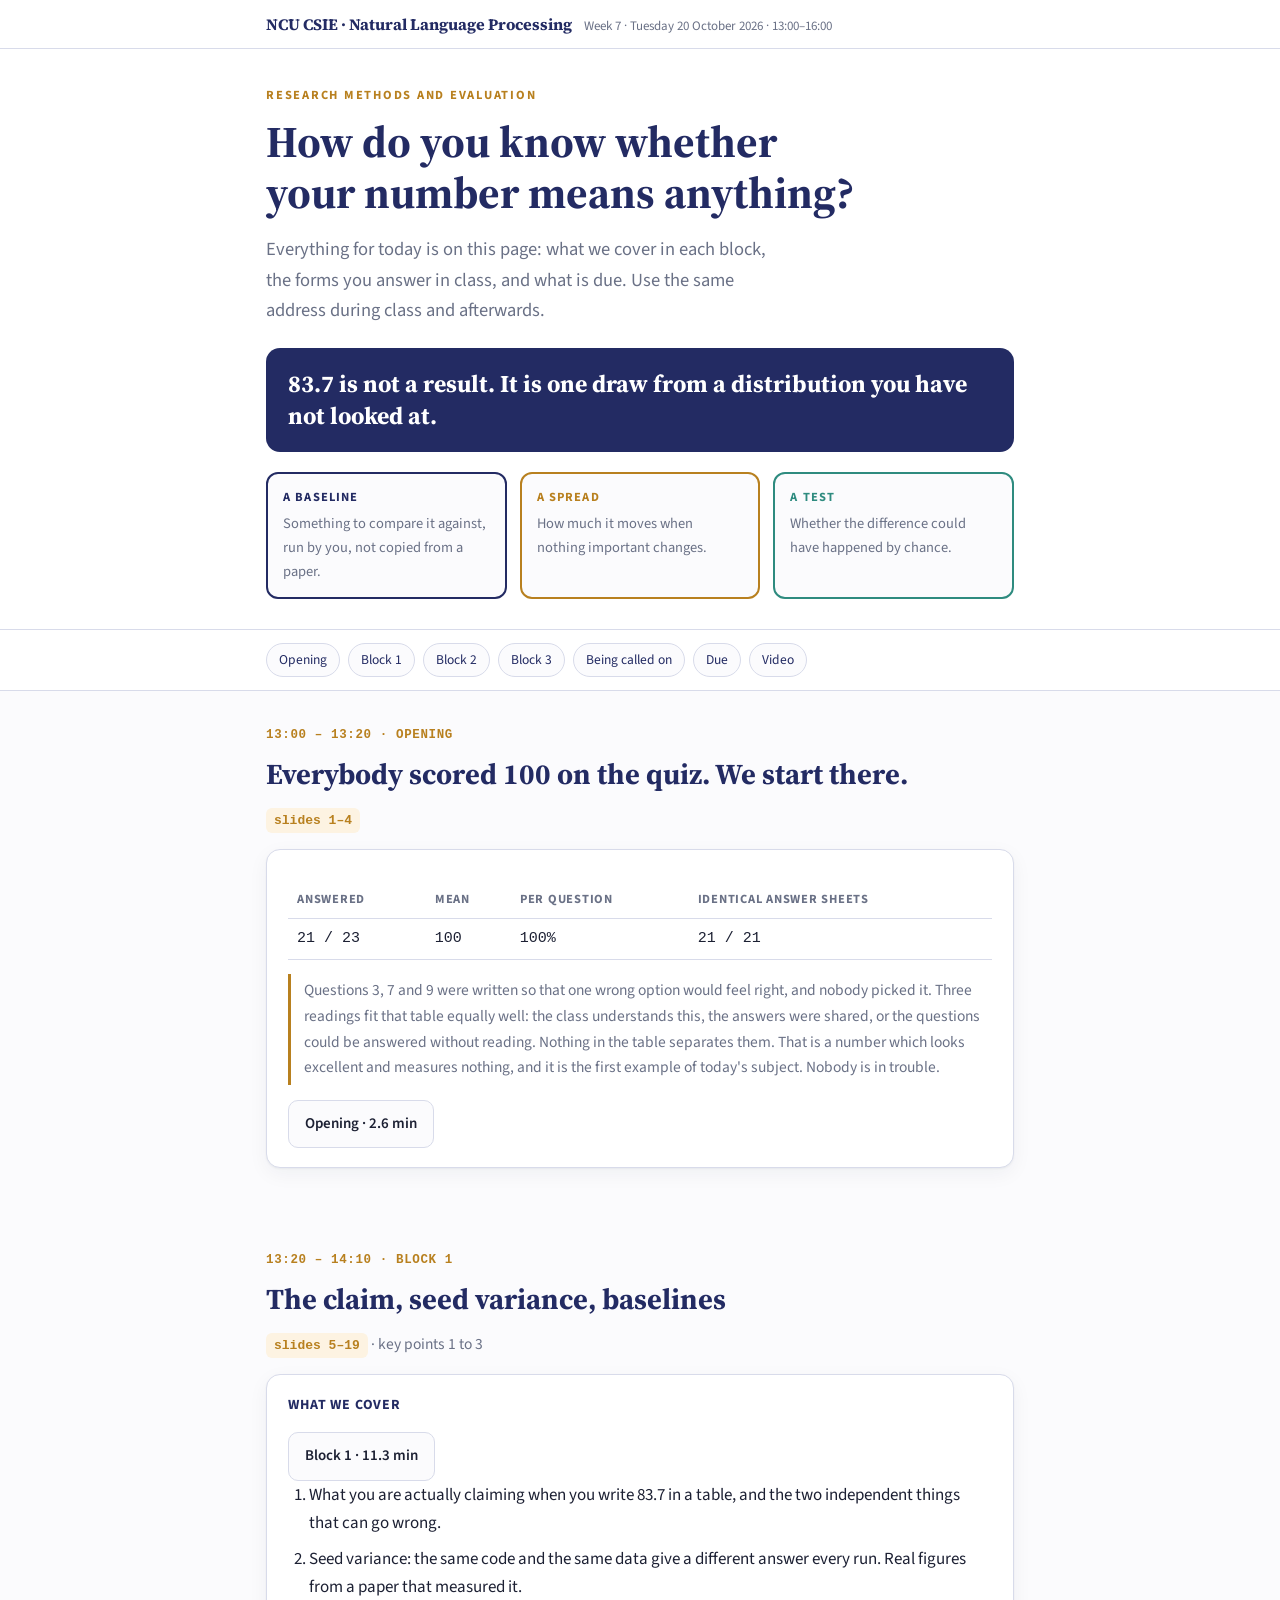
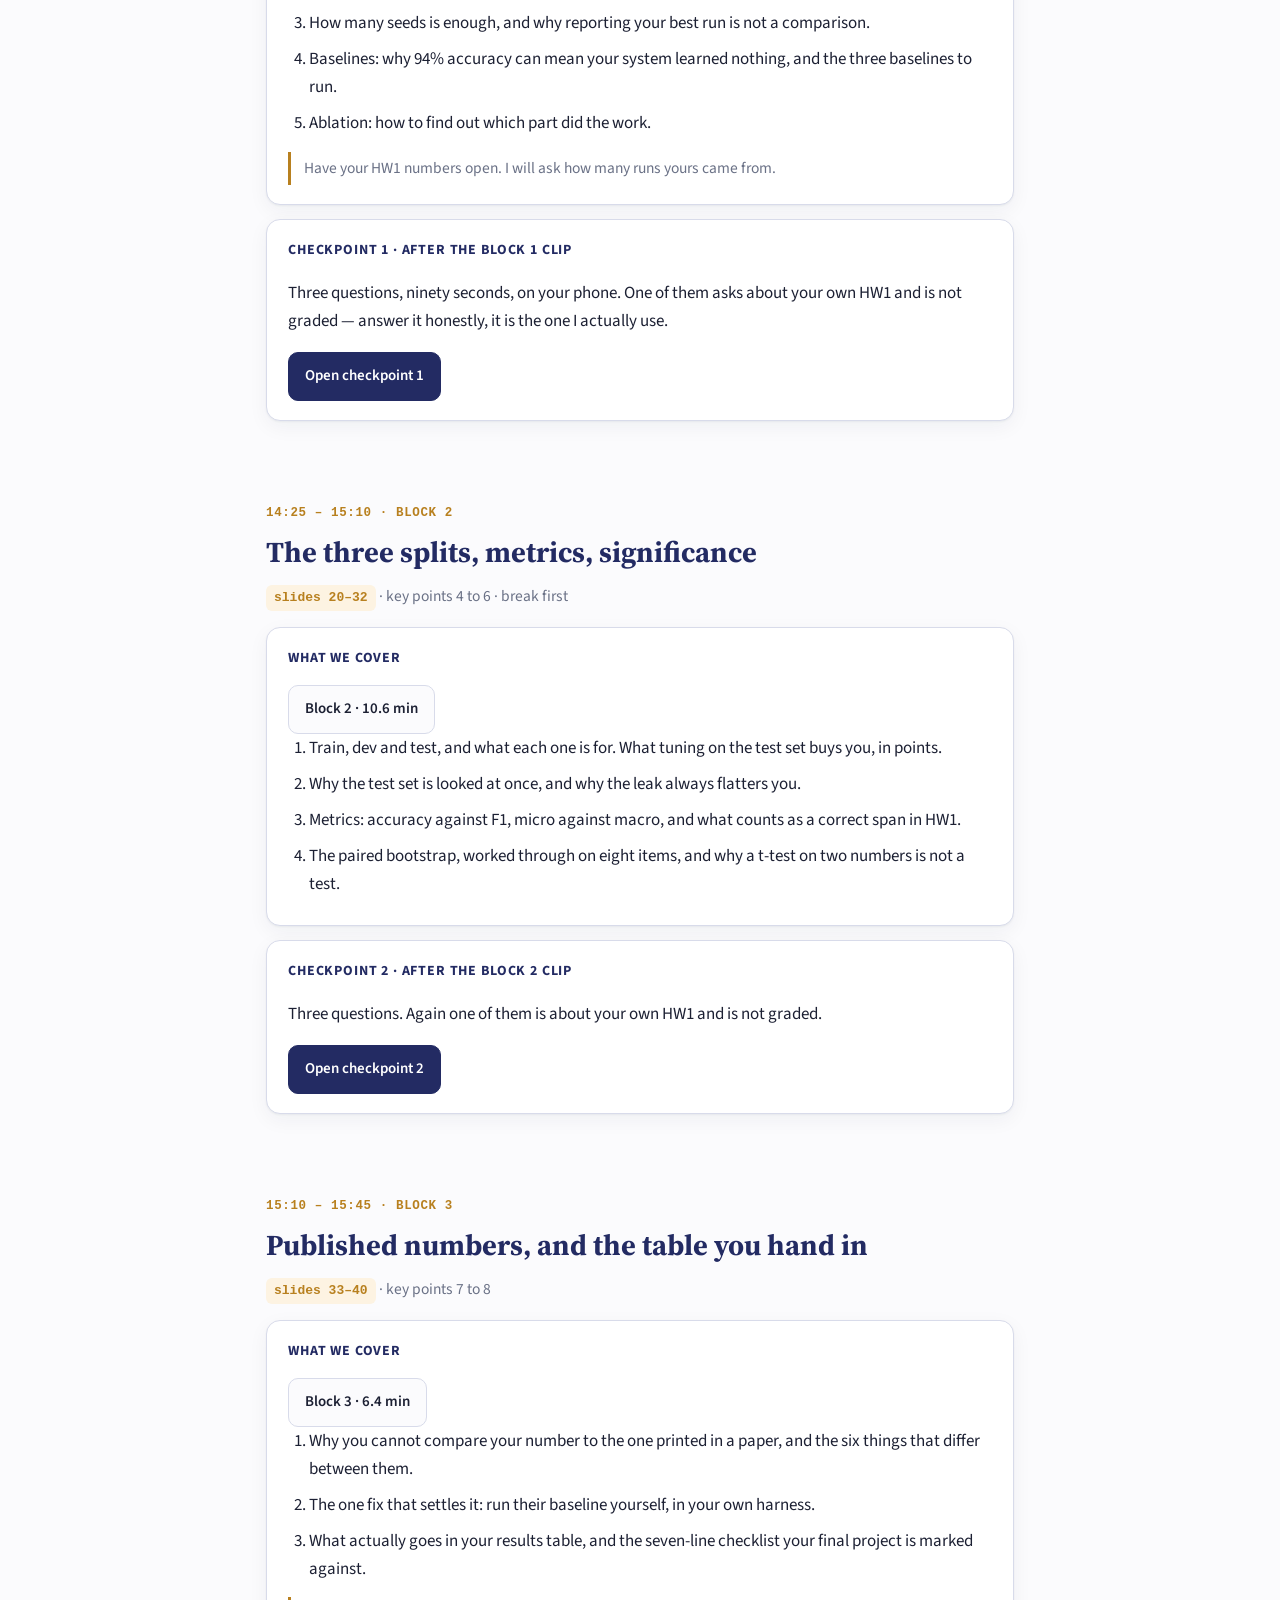
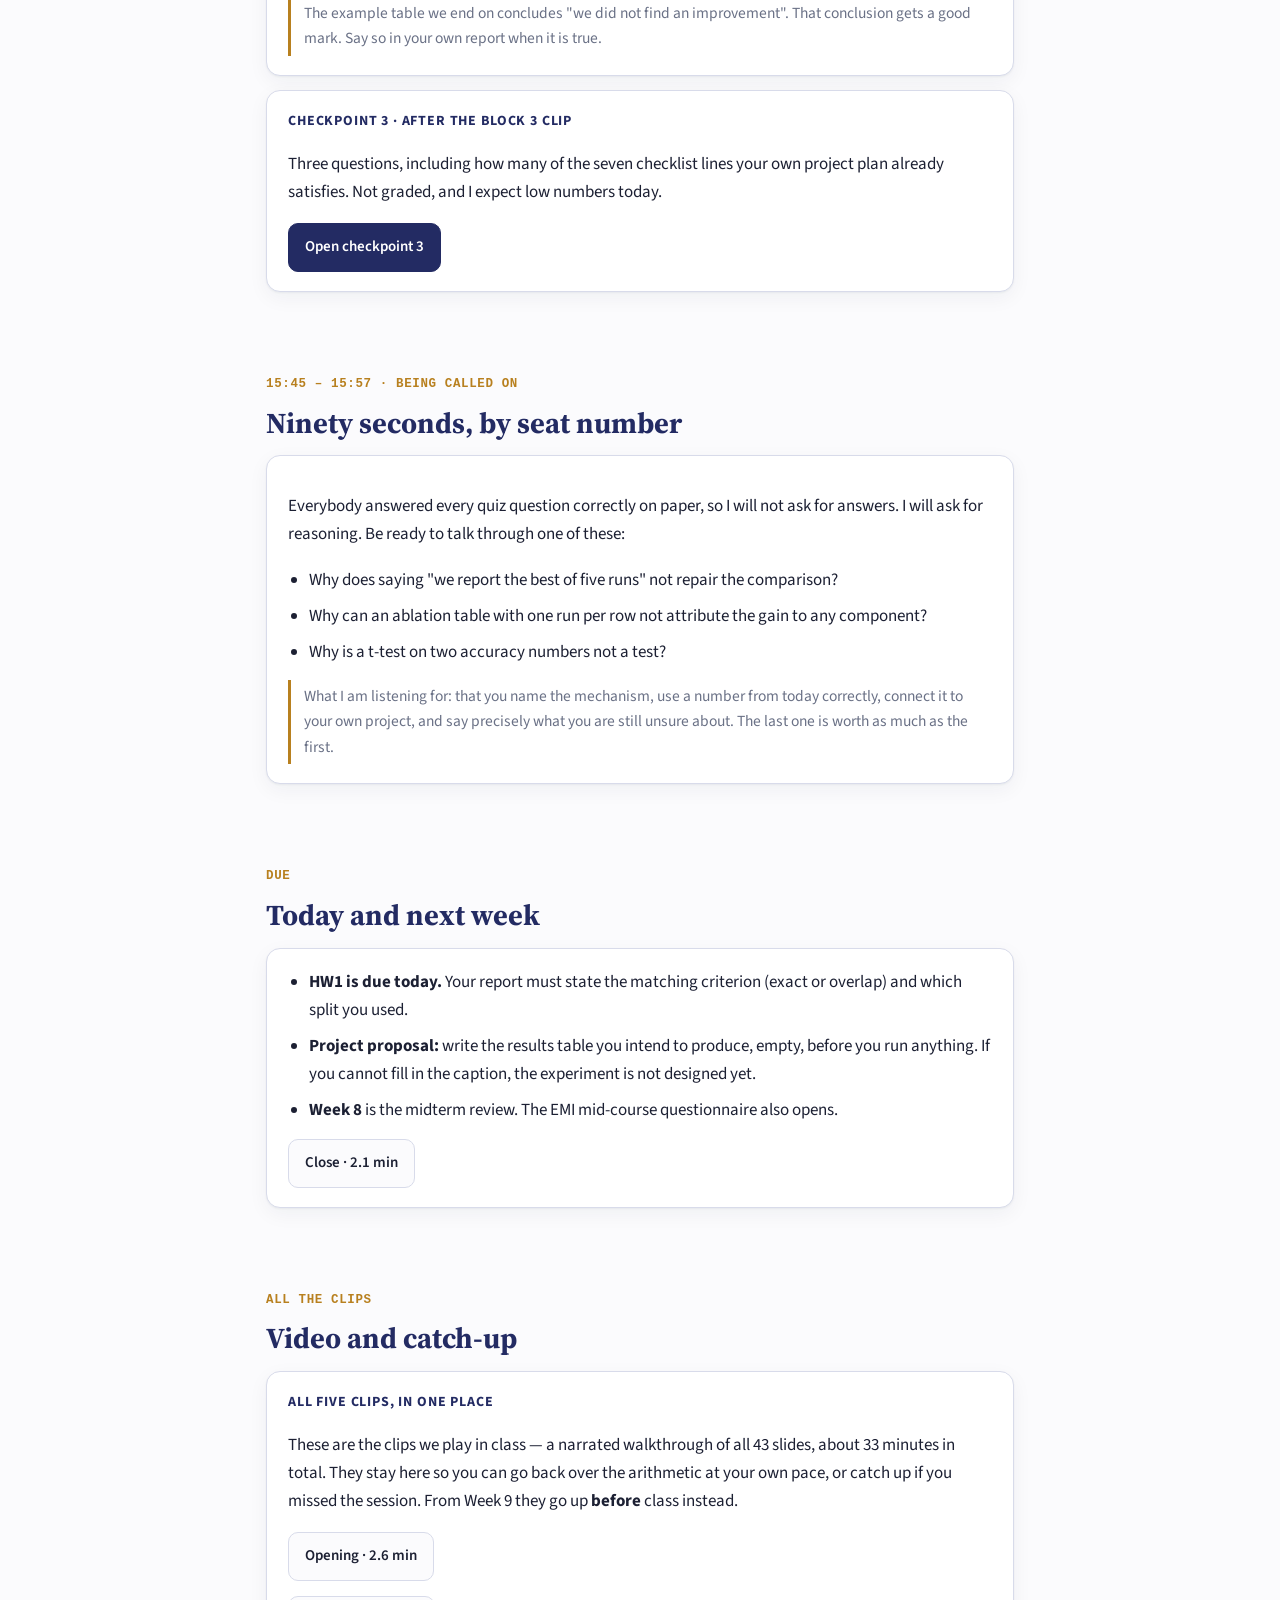
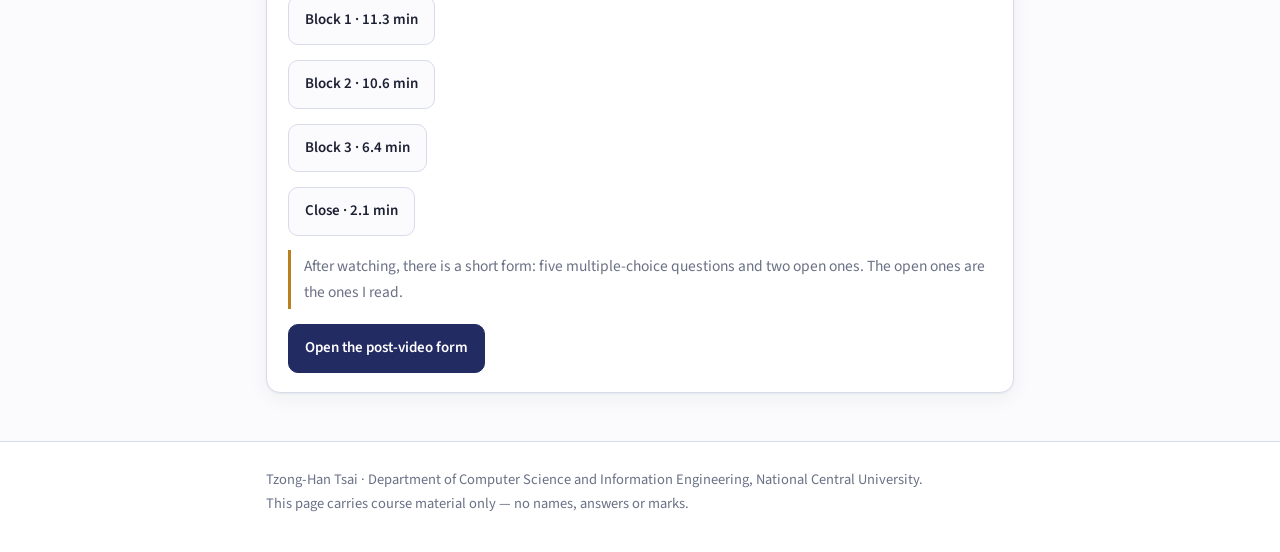
<file: w07.html>
<!doctype html>
<html lang="en">
<head>
<meta charset="utf-8">
<meta name="viewport" content="width=device-width,initial-scale=1,viewport-fit=cover">
<meta name="robots" content="noindex, nofollow">
<title>Week 7 — Research Methods and Evaluation</title>
<link rel="preconnect" href="https://fonts.googleapis.com">
<link rel="preconnect" href="https://fonts.gstatic.com" crossorigin>
<link rel="stylesheet" href="https://fonts.googleapis.com/css2?family=Source+Sans+3:wght@400;600;700&family=Source+Serif+4:wght@600;700&display=swap">
<style>
/* ===========================================================================
   EDIT ME — paste the Google Form links here once the TAs send them.
   Leave a value as "" and that button simply shows as "not open yet".
   =========================================================================== */
:root{
  --bg:#FBFBFD; --surface:#FFFFFF; --ink:#1C2033; --muted:#6A7186; --line:#D8DBEA;
  --deep:#232B63; --amber:#B8801F; --amber-soft:#FDF3E2; --teal:#2E8B7F;
  --shadow:0 1px 2px rgba(28,32,51,.05), 0 6px 20px rgba(28,32,51,.05);
  --display:"Source Serif 4",Cambria,Georgia,serif;
  --body:"Source Sans 3",Calibri,system-ui,-apple-system,sans-serif;
  --mono:ui-monospace,SFMono-Regular,Consolas,monospace;
  color-scheme:light;
  padding-top:env(safe-area-inset-top,0px);padding-bottom:env(safe-area-inset-bottom,0px);
}
@media (prefers-color-scheme:dark){:root:not([data-theme="light"]){
  --bg:#11141F; --surface:#1A1F30; --ink:#ECEEF6; --muted:#9AA2BC; --line:#2C3348;
  --deep:#A6B1E8; --amber:#E8A33D; --amber-soft:#2A2314; --teal:#5FBFAF;
  --shadow:0 1px 2px rgba(0,0,0,.4), 0 6px 20px rgba(0,0,0,.3); color-scheme:dark;
}}
:root[data-theme="dark"]{
  --bg:#11141F; --surface:#1A1F30; --ink:#ECEEF6; --muted:#9AA2BC; --line:#2C3348;
  --deep:#A6B1E8; --amber:#E8A33D; --amber-soft:#2A2314; --teal:#5FBFAF;
  --shadow:0 1px 2px rgba(0,0,0,.4), 0 6px 20px rgba(0,0,0,.3); color-scheme:dark;
}
*{box-sizing:border-box}
body{margin:0;background:var(--bg);color:var(--ink);font-family:var(--body);
  font-size:17px;line-height:1.65;-webkit-font-smoothing:antialiased}
img{max-width:100%}
[hidden]{display:none!important}
.wrap{max-width:780px;margin:0 auto;
  padding-left:max(16px,env(safe-area-inset-left,0px));
  padding-right:max(16px,env(safe-area-inset-right,0px))}

.topbar{border-bottom:1px solid var(--line);background:var(--surface)}
.topbar .wrap{display:flex;gap:12px;align-items:baseline;flex-wrap:wrap;padding-block:11px}
.topbar b{font-family:var(--display);font-size:16px;color:var(--deep)}
.topbar span{font-size:13px;color:var(--muted)}

header.hero{background:var(--surface);border-bottom:1px solid var(--line)}
header.hero .wrap{padding-block:36px 30px}
.kicker{font-size:12.5px;font-weight:700;letter-spacing:.14em;color:var(--amber);
  text-transform:uppercase;margin:0 0 10px}
h1{font-family:var(--display);font-weight:700;font-size:clamp(29px,5.6vw,44px);line-height:1.16;
  margin:0 0 16px;text-wrap:balance;color:var(--deep)}
.lede{font-size:18.5px;color:var(--muted);margin:0 0 22px;max-width:58ch}
.bigidea{background:var(--deep);border-radius:14px;padding:20px 22px;margin:0 0 20px}
.bigidea p{margin:0;font-family:var(--display);font-size:clamp(18px,3vw,24px);font-weight:700;
  line-height:1.35;color:#FFFFFF}
:root[data-theme="dark"] .bigidea p{color:#0E1120}
@media (prefers-color-scheme:dark){:root:not([data-theme="light"]) .bigidea p{color:#0E1120}}
.three{display:grid;grid-template-columns:repeat(auto-fit,minmax(190px,1fr));gap:13px}
.three div{border:2px solid var(--line);border-radius:12px;padding:13px 15px;background:var(--bg);min-width:0}
.three b{display:block;font-size:12.5px;letter-spacing:.09em;margin-bottom:4px}
.three p{margin:0;font-size:14.5px;color:var(--muted)}
.c1{border-color:var(--deep)!important}.c1 b{color:var(--deep)}
.c2{border-color:var(--amber)!important}.c2 b{color:var(--amber)}
.c3{border-color:var(--teal)!important}.c3 b{color:var(--teal)}

nav.anchors{border-bottom:1px solid var(--line);background:var(--surface)}
nav.anchors .wrap{display:flex;flex-wrap:wrap;gap:8px;padding-block:13px}
nav.anchors a{font-size:13.5px;text-decoration:none;color:var(--deep);border:1px solid var(--line);
  border-radius:999px;padding:5px 12px;background:var(--bg)}
nav.anchors a:hover{border-color:var(--deep)}

section .wrap{padding-block:34px}
section{scroll-margin-top:12px}
.when{font-family:var(--mono);font-size:12.5px;color:var(--amber);font-weight:700;
  letter-spacing:.05em;margin:0 0 5px}
h2{font-family:var(--display);font-size:clamp(22px,3.6vw,29px);margin:0 0 8px;color:var(--deep);
  text-wrap:balance}
.sub{color:var(--muted);margin:0 0 16px;font-size:15.5px}
.card{background:var(--surface);border:1px solid var(--line);border-radius:14px;
  box-shadow:var(--shadow);padding:19px 21px;margin:0 0 14px}
.card h3{margin:0 0 9px;font-size:14px;letter-spacing:.06em;text-transform:uppercase;color:var(--deep)}
.card p:last-child{margin-bottom:0}
ol,ul{margin:0;padding-left:21px}
li{margin:0 0 8px}
.pages{display:inline-block;font-family:var(--mono);font-size:13px;background:var(--amber-soft);
  color:var(--amber);border-radius:6px;padding:2px 8px;font-weight:700}
.note{border-left:3px solid var(--amber);padding:4px 0 4px 13px;color:var(--muted);
  font-size:15.5px;margin:14px 0 0}
table{width:100%;border-collapse:collapse;margin:12px 0 0;font-size:15px}
th,td{text-align:left;padding:8px 9px;border-bottom:1px solid var(--line);vertical-align:top}
th{color:var(--muted);font-size:12.5px;letter-spacing:.06em;text-transform:uppercase;font-weight:700}
td.n{font-family:var(--mono);white-space:nowrap;font-variant-numeric:tabular-nums}
.linkrow{display:flex;gap:10px;flex-wrap:wrap;align-items:center;margin-top:15px}
a.btn{font-family:var(--body);font-size:15px;font-weight:600;border-radius:10px;
  border:1px solid var(--line);background:var(--bg);color:var(--ink);padding:11px 16px;
  text-decoration:none;display:inline-block}
a.btn.go{background:var(--deep);border-color:var(--deep);color:var(--surface)}
a.btn:hover{border-color:var(--amber)}
a.btn:focus-visible{outline:2px solid var(--amber);outline-offset:2px}
span.notyet{font-size:15px;color:var(--muted);border:1px dashed var(--line);
  border-radius:10px;padding:11px 16px;display:inline-block}
footer{border-top:1px solid var(--line);background:var(--surface)}
footer .wrap{padding-block:26px 40px;color:var(--muted);font-size:14.5px}
</style>
</head>
<body>

<div class="topbar"><div class="wrap">
  <b>NCU CSIE · Natural Language Processing</b>
  <span>Week 7 · Tuesday 20 October 2026 · 13:00–16:00</span>
</div></div>

<header class="hero"><div class="wrap">
  <p class="kicker">Research Methods and Evaluation</p>
  <h1>How do you know whether your number means anything?</h1>
  <p class="lede">Everything for today is on this page: what we cover in each block, the forms you answer
  in class, and what is due. Use the same address during class and afterwards.</p>
  <div class="bigidea"><p>83.7 is not a result. It is one draw from a distribution you have not looked at.</p></div>
  <div class="three">
    <div class="c1"><b>A BASELINE</b><p>Something to compare it against, run by you, not copied from a paper.</p></div>
    <div class="c2"><b>A SPREAD</b><p>How much it moves when nothing important changes.</p></div>
    <div class="c3"><b>A TEST</b><p>Whether the difference could have happened by chance.</p></div>
  </div>
</div></header>

<nav class="anchors"><div class="wrap">
  <a href="#open">Opening</a>
  <a href="#b1">Block 1</a>
  <a href="#b2">Block 2</a>
  <a href="#b3">Block 3</a>
  <a href="#called">Being called on</a>
  <a href="#due">Due</a>
  <a href="#video">Video</a>
</div></nav>

<section id="open"><div class="wrap">
  <p class="when">13:00 – 13:20 · OPENING</p>
  <h2>Everybody scored 100 on the quiz. We start there.</h2>
  <p class="sub"><span class="pages">slides 1–4</span></p>
  <div class="card">
    <table>
      <tr><th>Answered</th><th>Mean</th><th>Per question</th><th>Identical answer sheets</th></tr>
      <tr><td class="n">21 / 23</td><td class="n">100</td><td class="n">100%</td><td class="n">21 / 21</td></tr>
    </table>
    <p class="note">Questions 3, 7 and 9 were written so that one wrong option would feel right, and
    nobody picked it. Three readings fit that table equally well: the class understands this, the answers
    were shared, or the questions could be answered without reading. Nothing in the table separates them.
    That is a number which looks excellent and measures nothing, and it is the first example of today's
    subject. Nobody is in trouble.</p>
    <div class="linkrow" data-slot="vid0"></div>
  </div>
</div></section>

<section id="b1"><div class="wrap">
  <p class="when">13:20 – 14:10 · BLOCK 1</p>
  <h2>The claim, seed variance, baselines</h2>
  <p class="sub"><span class="pages">slides 5–19</span> · key points 1 to 3</p>
  <div class="card">
    <h3>What we cover</h3>
    <div class="linkrow" data-slot="vid1"></div>
    <ol>
      <li>What you are actually claiming when you write 83.7 in a table, and the two independent things
        that can go wrong.</li>
      <li>Seed variance: the same code and the same data give a different answer every run. Real figures
        from a paper that measured it.</li>
      <li>How many seeds is enough, and why reporting your best run is not a comparison.</li>
      <li>Baselines: why 94% accuracy can mean your system learned nothing, and the three baselines to run.</li>
      <li>Ablation: how to find out which part did the work.</li>
    </ol>
    <p class="note">Have your HW1 numbers open. I will ask how many runs yours came from.</p>
  </div>
  <div class="card">
    <h3>Checkpoint 1 · after the Block 1 clip</h3>
    <p>Three questions, ninety seconds, on your phone. One of them asks about your own HW1 and is not
    graded — answer it honestly, it is the one I actually use.</p>
    <div class="linkrow" data-slot="form1"></div>
  </div>
</div></section>

<section id="b2"><div class="wrap">
  <p class="when">14:25 – 15:10 · BLOCK 2</p>
  <h2>The three splits, metrics, significance</h2>
  <p class="sub"><span class="pages">slides 20–32</span> · key points 4 to 6 · break first</p>
  <div class="card">
    <h3>What we cover</h3>
    <div class="linkrow" data-slot="vid2"></div>
    <ol>
      <li>Train, dev and test, and what each one is for. What tuning on the test set buys you, in points.</li>
      <li>Why the test set is looked at once, and why the leak always flatters you.</li>
      <li>Metrics: accuracy against F1, micro against macro, and what counts as a correct span in HW1.</li>
      <li>The paired bootstrap, worked through on eight items, and why a t-test on two numbers is not a test.</li>
    </ol>
  </div>
  <div class="card">
    <h3>Checkpoint 2 · after the Block 2 clip</h3>
    <p>Three questions. Again one of them is about your own HW1 and is not graded.</p>
    <div class="linkrow" data-slot="form2"></div>
  </div>
</div></section>

<section id="b3"><div class="wrap">
  <p class="when">15:10 – 15:45 · BLOCK 3</p>
  <h2>Published numbers, and the table you hand in</h2>
  <p class="sub"><span class="pages">slides 33–40</span> · key points 7 to 8</p>
  <div class="card">
    <h3>What we cover</h3>
    <div class="linkrow" data-slot="vid3"></div>
    <ol>
      <li>Why you cannot compare your number to the one printed in a paper, and the six things that
        differ between them.</li>
      <li>The one fix that settles it: run their baseline yourself, in your own harness.</li>
      <li>What actually goes in your results table, and the seven-line checklist your final project is
        marked against.</li>
    </ol>
    <p class="note">The example table we end on concludes "we did not find an improvement". That
    conclusion gets a good mark. Say so in your own report when it is true.</p>
  </div>
  <div class="card">
    <h3>Checkpoint 3 · after the Block 3 clip</h3>
    <p>Three questions, including how many of the seven checklist lines your own project plan already
    satisfies. Not graded, and I expect low numbers today.</p>
    <div class="linkrow" data-slot="form3"></div>
  </div>
</div></section>

<section id="called"><div class="wrap">
  <p class="when">15:45 – 15:57 · BEING CALLED ON</p>
  <h2>Ninety seconds, by seat number</h2>
  <div class="card">
    <p>Everybody answered every quiz question correctly on paper, so I will not ask for answers. I will
    ask for reasoning. Be ready to talk through one of these:</p>
    <ul>
      <li>Why does saying "we report the best of five runs" not repair the comparison?</li>
      <li>Why can an ablation table with one run per row not attribute the gain to any component?</li>
      <li>Why is a t-test on two accuracy numbers not a test?</li>
    </ul>
    <p class="note">What I am listening for: that you name the mechanism, use a number from today
    correctly, connect it to your own project, and say precisely what you are still unsure about. The
    last one is worth as much as the first.</p>
  </div>
</div></section>

<section id="due"><div class="wrap">
  <p class="when">DUE</p>
  <h2>Today and next week</h2>
  <div class="card">
    <ul>
      <li><b>HW1 is due today.</b> Your report must state the matching criterion (exact or overlap) and
        which split you used.</li>
      <li><b>Project proposal:</b> write the results table you intend to produce, empty, before you run
        anything. If you cannot fill in the caption, the experiment is not designed yet.</li>
      <li><b>Week 8</b> is the midterm review. The EMI mid-course questionnaire also opens.</li>
    </ul>
    <div class="linkrow" data-slot="vid4"></div>
  </div>
</div></section>

<section id="video"><div class="wrap">
  <p class="when">ALL THE CLIPS</p>
  <h2>Video and catch-up</h2>
  <div class="card">
    <h3>All five clips, in one place</h3>
    <p>These are the clips we play in class — a narrated walkthrough of all 43 slides, about 33 minutes
    in total. They stay here so you can go back over the arithmetic at your own pace, or catch up if you
    missed the session. From Week 9 they go up <strong>before</strong> class instead.</p>
    <div class="linkrow" data-slot="vid0"></div>
    <div class="linkrow" data-slot="vid1"></div>
    <div class="linkrow" data-slot="vid2"></div>
    <div class="linkrow" data-slot="vid3"></div>
    <div class="linkrow" data-slot="vid4"></div>
    <p class="note">After watching, there is a short form: five multiple-choice questions and two open
    ones. The open ones are the ones I read.</p>
    <div class="linkrow" data-slot="form0"></div>
  </div>
</div></section>

<footer><div class="wrap">
  Tzong-Han Tsai · Department of Computer Science and Information Engineering, National Central University.<br>
  This page carries course material only — no names, answers or marks.
</div></footer>

<script>
/* =============================================================================
   PASTE THE LINKS HERE. Everything else on the page is already finished.
   An empty string shows "not open yet" instead of a button.
   ============================================================================= */
var LINKS = {
  form1: "https://docs.google.com/forms/d/e/1FAIpQLScHX3wuM-LDpj3gjopkzaF_q-O4_8tMQKAXXcj5W7D_UcyA0Q/viewform",   // Checkpoint 1   <-- paste the Google Form link between the quotes
  form2: "https://docs.google.com/forms/d/e/1FAIpQLSeCfzsDJFDlXdkYQ4D25TdnwE5EEqQTg8AfSVkmrcUivmApAA/viewform",   // Checkpoint 2
  form3: "https://docs.google.com/forms/d/e/1FAIpQLScZOVs6QfMdbRNFtKbEJGVV7eKDUPpy6qSiT06oHU2n6zlX0A/viewform",   // Checkpoint 3
  form0: "https://docs.google.com/forms/d/e/1FAIpQLSevpjmc4H53VlbmzEbNkh9nVv7Hbyr-Bye5AN-z6zN0qy_RpQ/viewform",   // Post-video form
  vid0:  "w07-opening.mp4",
  vid1:  "w07-block1.mp4",
  vid2:  "w07-block2.mp4",
  vid3:  "w07-block3.mp4",
  vid4:  "w07-close.mp4"
};
var LABEL = {
  form1: "Open checkpoint 1",
  form2: "Open checkpoint 2",
  form3: "Open checkpoint 3",
  form0: "Open the post-video form",
  vid0:  "Opening \u00b7 2.6 min",
  vid1:  "Block 1 \u00b7 11.3 min",
  vid2:  "Block 2 \u00b7 10.6 min",
  vid3:  "Block 3 \u00b7 6.4 min",
  vid4:  "Close \u00b7 2.1 min"
};
(function(){
  "use strict";
  document.querySelectorAll("[data-slot]").forEach(function(box){
    var k = box.getAttribute("data-slot");
    var u = (LINKS[k] || "").trim();
    box.textContent = "";
    if (u) {
      var a = document.createElement("a");
      a.className = "btn" + (k.indexOf("vid") === 0 ? "" : " go");
      a.href = u; a.target = "_blank"; a.rel = "noopener";
      a.textContent = LABEL[k] || "Open";
      box.appendChild(a);
    } else {
      var s = document.createElement("span");
      s.className = "notyet";
      s.textContent = (LABEL[k] || "Link") + " — not open yet";
      box.appendChild(s);
    }
  });
})();
</script>
</body>
</html>
</file>
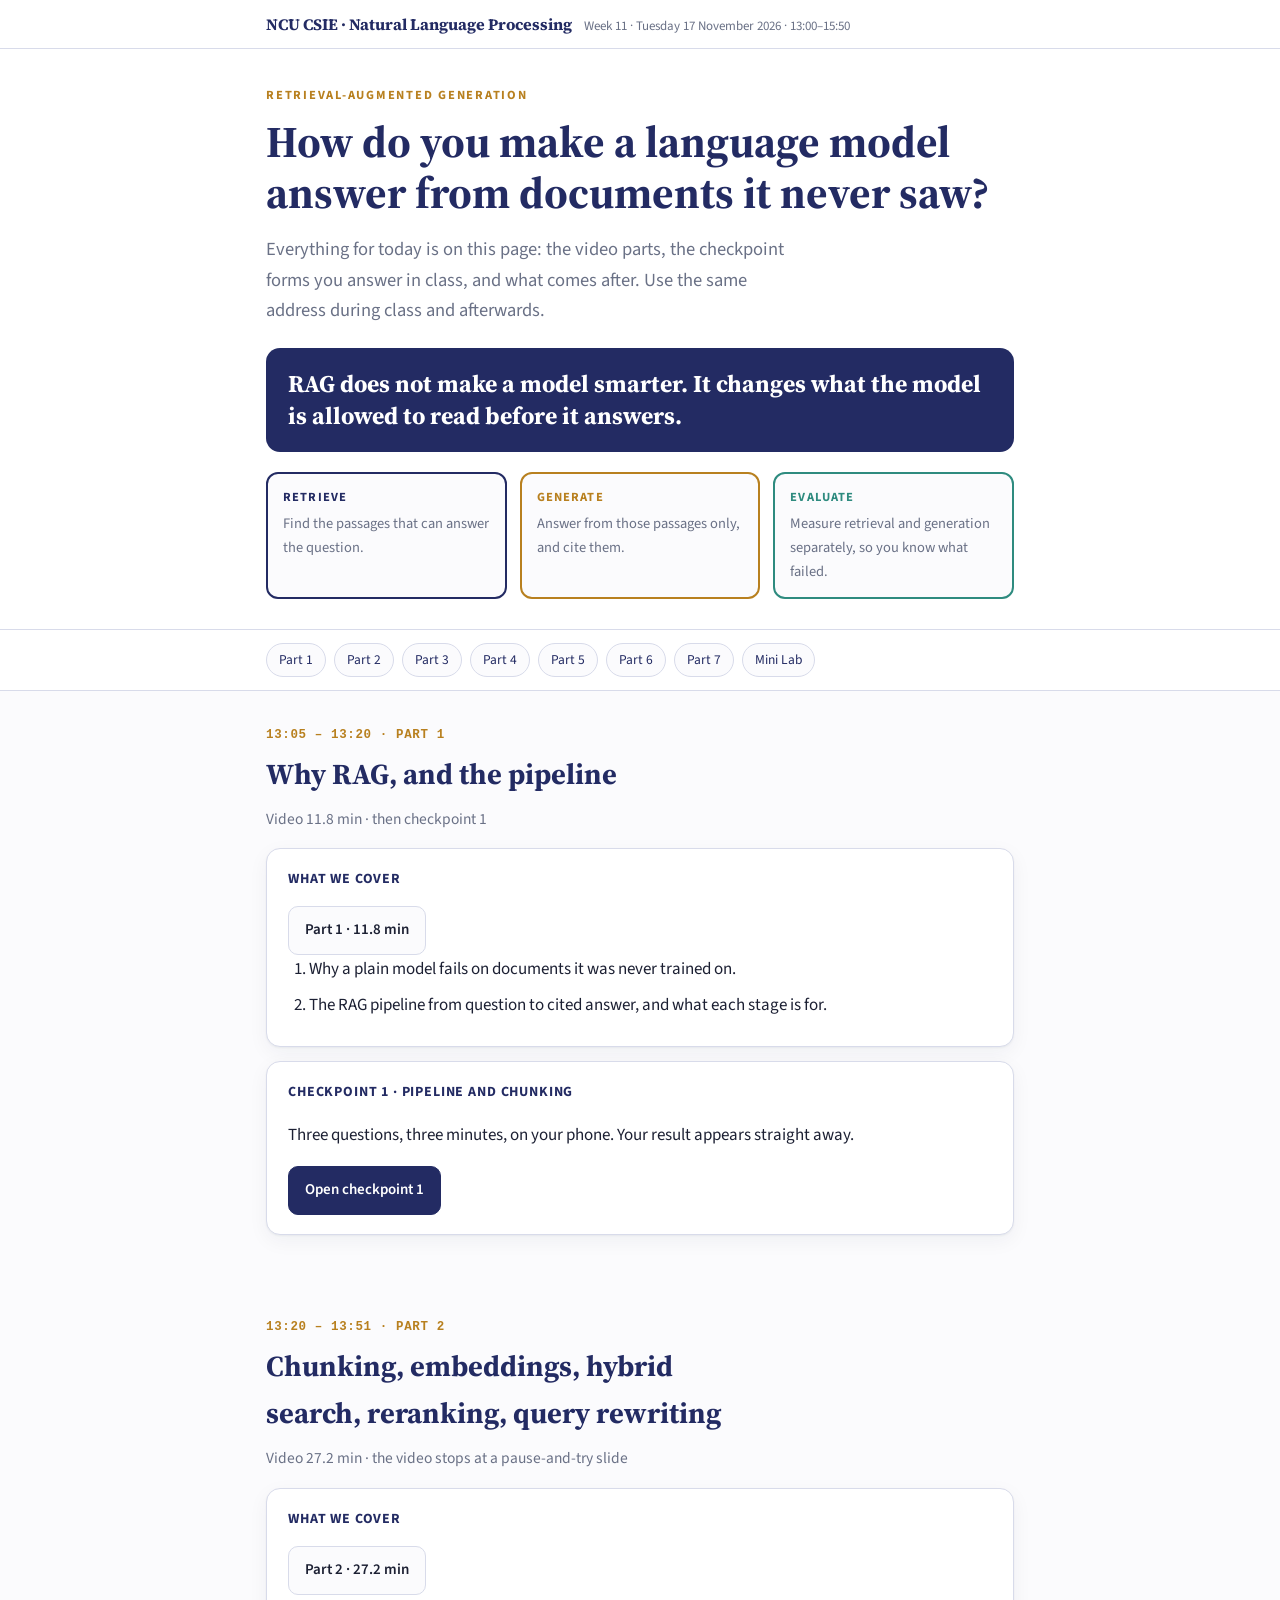
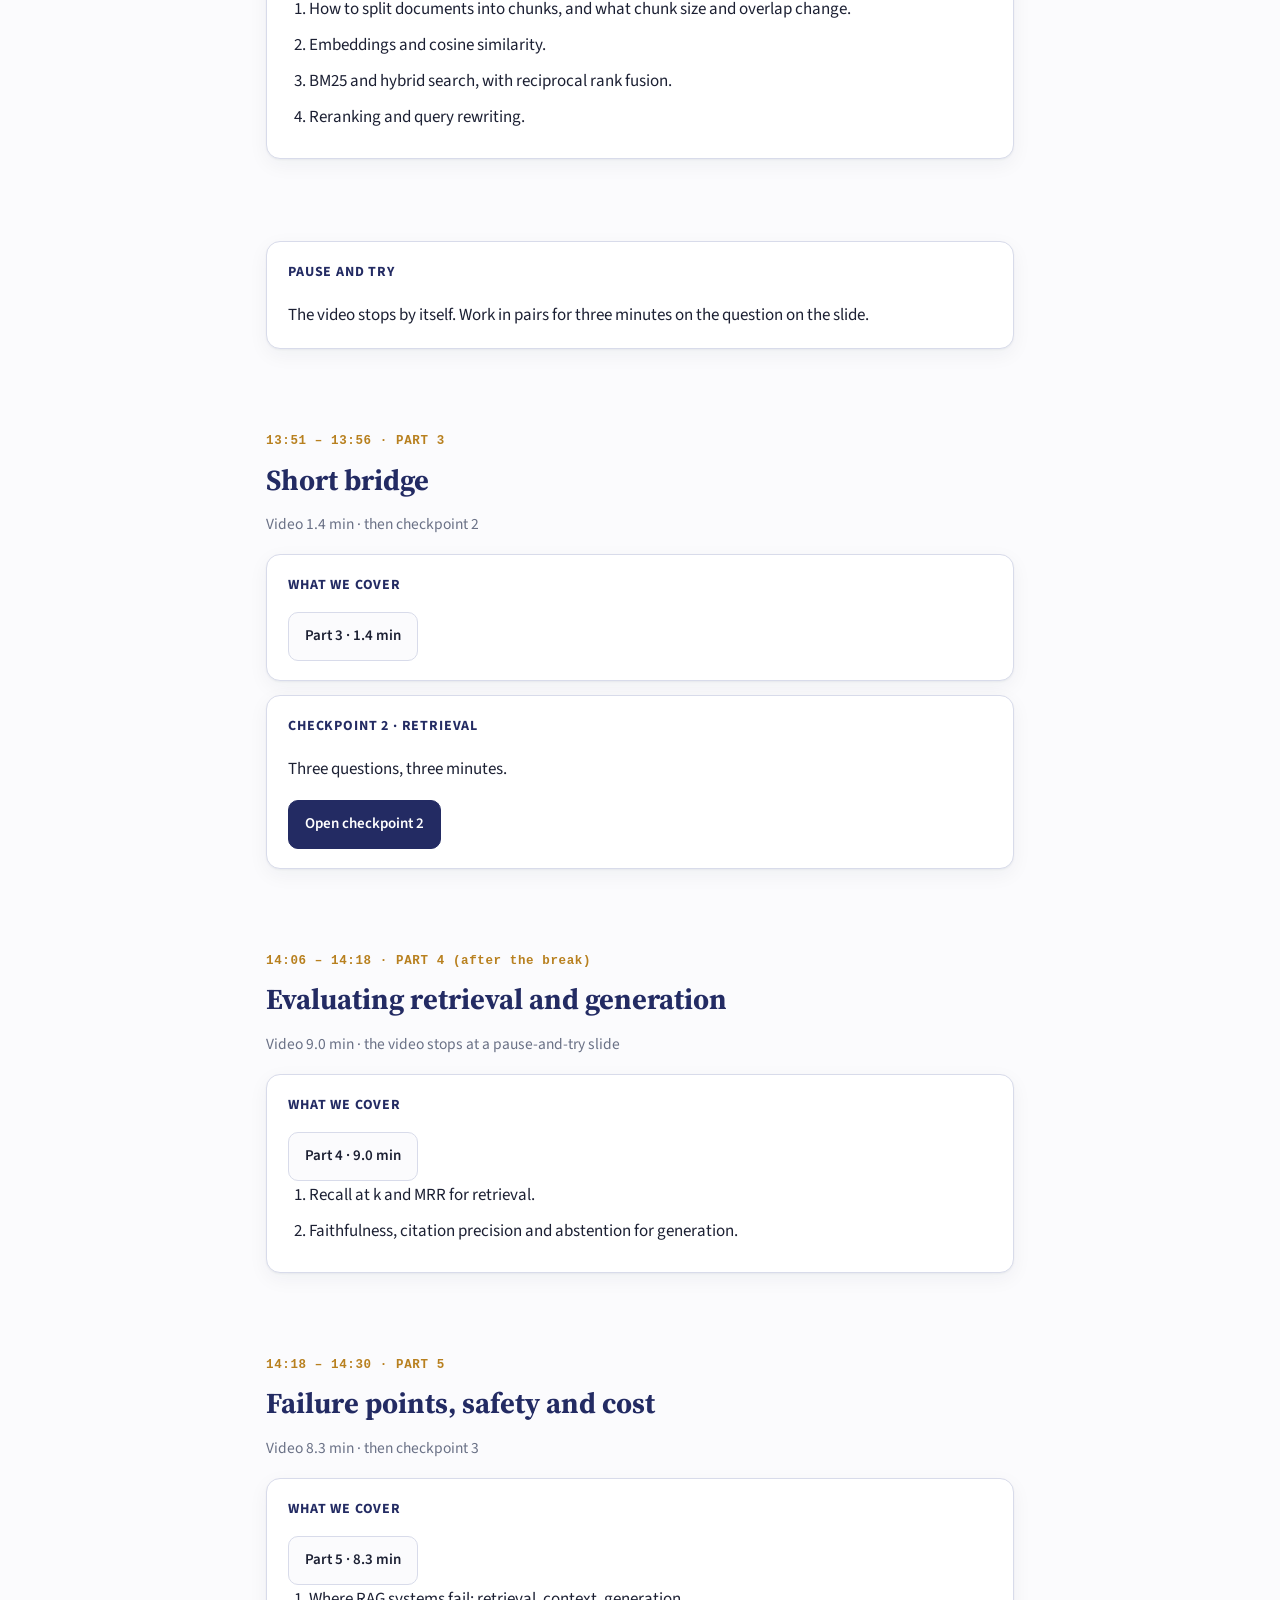
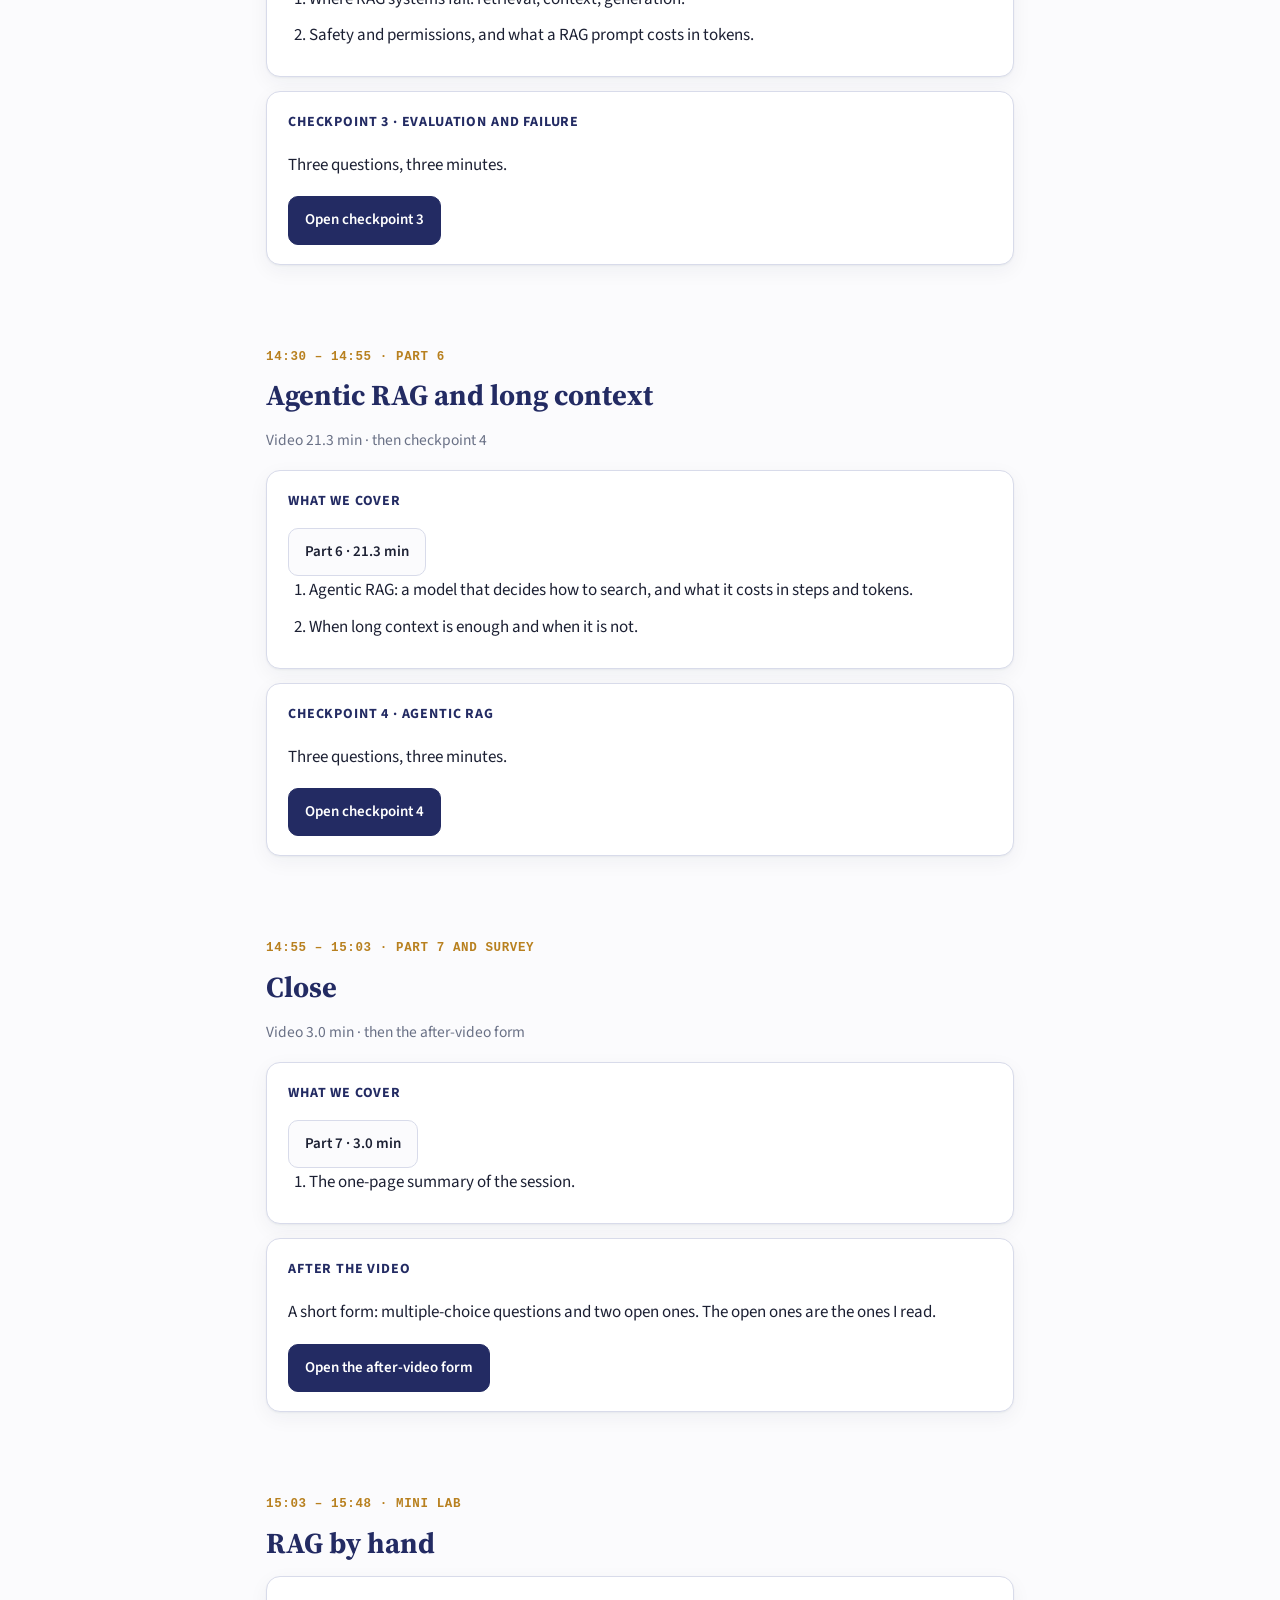
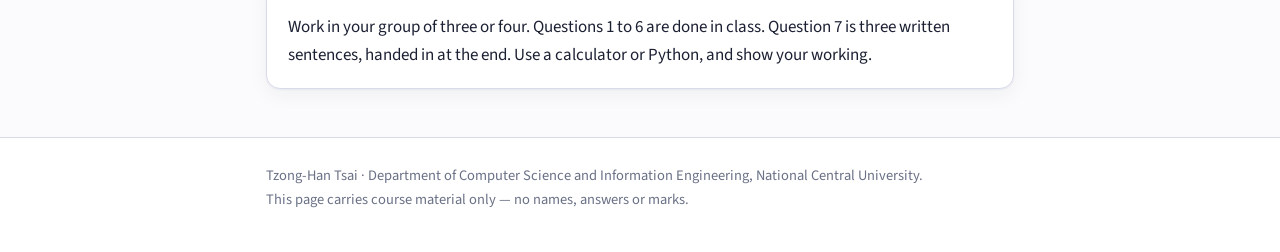
<file: w11.html>
<!doctype html>
<html lang="en">
<head>
<meta charset="utf-8">
<meta name="viewport" content="width=device-width,initial-scale=1,viewport-fit=cover">
<meta name="robots" content="noindex, nofollow">
<title>Week 11 — Retrieval-Augmented Generation</title>
<link rel="preconnect" href="https://fonts.googleapis.com">
<link rel="preconnect" href="https://fonts.gstatic.com" crossorigin>
<link rel="stylesheet" href="https://fonts.googleapis.com/css2?family=Source+Sans+3:wght@400;600;700&family=Source+Serif+4:wght@600;700&display=swap">
<style>
/* ===========================================================================
   EDIT ME — paste the Google Form links here once the TAs send them.
   Leave a value as "" and that button simply shows as "not open yet".
   =========================================================================== */
:root{
  --bg:#FBFBFD; --surface:#FFFFFF; --ink:#1C2033; --muted:#6A7186; --line:#D8DBEA;
  --deep:#232B63; --amber:#B8801F; --amber-soft:#FDF3E2; --teal:#2E8B7F;
  --shadow:0 1px 2px rgba(28,32,51,.05), 0 6px 20px rgba(28,32,51,.05);
  --display:"Source Serif 4",Cambria,Georgia,serif;
  --body:"Source Sans 3",Calibri,system-ui,-apple-system,sans-serif;
  --mono:ui-monospace,SFMono-Regular,Consolas,monospace;
  color-scheme:light;
  padding-top:env(safe-area-inset-top,0px);padding-bottom:env(safe-area-inset-bottom,0px);
}
@media (prefers-color-scheme:dark){:root:not([data-theme="light"]){
  --bg:#11141F; --surface:#1A1F30; --ink:#ECEEF6; --muted:#9AA2BC; --line:#2C3348;
  --deep:#A6B1E8; --amber:#E8A33D; --amber-soft:#2A2314; --teal:#5FBFAF;
  --shadow:0 1px 2px rgba(0,0,0,.4), 0 6px 20px rgba(0,0,0,.3); color-scheme:dark;
}}
:root[data-theme="dark"]{
  --bg:#11141F; --surface:#1A1F30; --ink:#ECEEF6; --muted:#9AA2BC; --line:#2C3348;
  --deep:#A6B1E8; --amber:#E8A33D; --amber-soft:#2A2314; --teal:#5FBFAF;
  --shadow:0 1px 2px rgba(0,0,0,.4), 0 6px 20px rgba(0,0,0,.3); color-scheme:dark;
}
*{box-sizing:border-box}
body{margin:0;background:var(--bg);color:var(--ink);font-family:var(--body);
  font-size:17px;line-height:1.65;-webkit-font-smoothing:antialiased}
img{max-width:100%}
[hidden]{display:none!important}
.wrap{max-width:780px;margin:0 auto;
  padding-left:max(16px,env(safe-area-inset-left,0px));
  padding-right:max(16px,env(safe-area-inset-right,0px))}

.topbar{border-bottom:1px solid var(--line);background:var(--surface)}
.topbar .wrap{display:flex;gap:12px;align-items:baseline;flex-wrap:wrap;padding-block:11px}
.topbar b{font-family:var(--display);font-size:16px;color:var(--deep)}
.topbar span{font-size:13px;color:var(--muted)}

header.hero{background:var(--surface);border-bottom:1px solid var(--line)}
header.hero .wrap{padding-block:36px 30px}
.kicker{font-size:12.5px;font-weight:700;letter-spacing:.14em;color:var(--amber);
  text-transform:uppercase;margin:0 0 10px}
h1{font-family:var(--display);font-weight:700;font-size:clamp(29px,5.6vw,44px);line-height:1.16;
  margin:0 0 16px;text-wrap:balance;color:var(--deep)}
.lede{font-size:18.5px;color:var(--muted);margin:0 0 22px;max-width:58ch}
.bigidea{background:var(--deep);border-radius:14px;padding:20px 22px;margin:0 0 20px}
.bigidea p{margin:0;font-family:var(--display);font-size:clamp(18px,3vw,24px);font-weight:700;
  line-height:1.35;color:#FFFFFF}
:root[data-theme="dark"] .bigidea p{color:#0E1120}
@media (prefers-color-scheme:dark){:root:not([data-theme="light"]) .bigidea p{color:#0E1120}}
.three{display:grid;grid-template-columns:repeat(auto-fit,minmax(190px,1fr));gap:13px}
.three div{border:2px solid var(--line);border-radius:12px;padding:13px 15px;background:var(--bg);min-width:0}
.three b{display:block;font-size:12.5px;letter-spacing:.09em;margin-bottom:4px}
.three p{margin:0;font-size:14.5px;color:var(--muted)}
.c1{border-color:var(--deep)!important}.c1 b{color:var(--deep)}
.c2{border-color:var(--amber)!important}.c2 b{color:var(--amber)}
.c3{border-color:var(--teal)!important}.c3 b{color:var(--teal)}

nav.anchors{border-bottom:1px solid var(--line);background:var(--surface)}
nav.anchors .wrap{display:flex;flex-wrap:wrap;gap:8px;padding-block:13px}
nav.anchors a{font-size:13.5px;text-decoration:none;color:var(--deep);border:1px solid var(--line);
  border-radius:999px;padding:5px 12px;background:var(--bg)}
nav.anchors a:hover{border-color:var(--deep)}

section .wrap{padding-block:34px}
section{scroll-margin-top:12px}
.when{font-family:var(--mono);font-size:12.5px;color:var(--amber);font-weight:700;
  letter-spacing:.05em;margin:0 0 5px}
h2{font-family:var(--display);font-size:clamp(22px,3.6vw,29px);margin:0 0 8px;color:var(--deep);
  text-wrap:balance}
.sub{color:var(--muted);margin:0 0 16px;font-size:15.5px}
.card{background:var(--surface);border:1px solid var(--line);border-radius:14px;
  box-shadow:var(--shadow);padding:19px 21px;margin:0 0 14px}
.card h3{margin:0 0 9px;font-size:14px;letter-spacing:.06em;text-transform:uppercase;color:var(--deep)}
.card p:last-child{margin-bottom:0}
ol,ul{margin:0;padding-left:21px}
li{margin:0 0 8px}
.pages{display:inline-block;font-family:var(--mono);font-size:13px;background:var(--amber-soft);
  color:var(--amber);border-radius:6px;padding:2px 8px;font-weight:700}
.note{border-left:3px solid var(--amber);padding:4px 0 4px 13px;color:var(--muted);
  font-size:15.5px;margin:14px 0 0}
table{width:100%;border-collapse:collapse;margin:12px 0 0;font-size:15px}
th,td{text-align:left;padding:8px 9px;border-bottom:1px solid var(--line);vertical-align:top}
th{color:var(--muted);font-size:12.5px;letter-spacing:.06em;text-transform:uppercase;font-weight:700}
td.n{font-family:var(--mono);white-space:nowrap;font-variant-numeric:tabular-nums}
.linkrow{display:flex;gap:10px;flex-wrap:wrap;align-items:center;margin-top:15px}
a.btn{font-family:var(--body);font-size:15px;font-weight:600;border-radius:10px;
  border:1px solid var(--line);background:var(--bg);color:var(--ink);padding:11px 16px;
  text-decoration:none;display:inline-block}
a.btn.go{background:var(--deep);border-color:var(--deep);color:var(--surface)}
a.btn:hover{border-color:var(--amber)}
a.btn:focus-visible{outline:2px solid var(--amber);outline-offset:2px}
span.notyet{font-size:15px;color:var(--muted);border:1px dashed var(--line);
  border-radius:10px;padding:11px 16px;display:inline-block}
footer{border-top:1px solid var(--line);background:var(--surface)}
footer .wrap{padding-block:26px 40px;color:var(--muted);font-size:14.5px}
</style>
</head>
<body>

<div class="topbar"><div class="wrap">
  <b>NCU CSIE · Natural Language Processing</b>
  <span>Week 11 · Tuesday 17 November 2026 · 13:00–15:50</span>
</div></div>

<header class="hero"><div class="wrap">
  <p class="kicker">Retrieval-Augmented Generation</p>
  <h1>How do you make a language model answer from documents it never saw?</h1>
  <p class="lede">Everything for today is on this page: the video parts, the checkpoint forms you answer in class,
  and what comes after. Use the same address during class and afterwards.</p>
  <div class="bigidea"><p>RAG does not make a model smarter. It changes what the model is allowed to read before it answers.</p></div>
  <div class="three">
    <div class="c1"><b>RETRIEVE</b><p>Find the passages that can answer the question.</p></div>
    <div class="c2"><b>GENERATE</b><p>Answer from those passages only, and cite them.</p></div>
    <div class="c3"><b>EVALUATE</b><p>Measure retrieval and generation separately, so you know what failed.</p></div>
  </div>
</div></header>

<nav class="anchors"><div class="wrap">
  <a href="#p1">Part 1</a>
  <a href="#p2">Part 2</a>
  <a href="#p3">Part 3</a>
  <a href="#p4">Part 4</a>
  <a href="#p5">Part 5</a>
  <a href="#p6">Part 6</a>
  <a href="#p7">Part 7</a>
  <a href="#lab">Mini Lab</a>
</div></nav>

<section id="p1"><div class="wrap">
  <p class="when">13:05 – 13:20 · PART 1</p>
  <h2>Why RAG, and the pipeline</h2>
  <p class="sub">Video 11.8 min · then checkpoint 1</p>
  <div class="card">
    <h3>What we cover</h3>
    <div class="linkrow" data-slot="vid1"></div>
    <ol>
      <li>Why a plain model fails on documents it was never trained on.</li>
      <li>The RAG pipeline from question to cited answer, and what each stage is for.</li>
    </ol>
  </div>
  <div class="card">
    <h3>Checkpoint 1 · Pipeline and chunking</h3>
    <p>Three questions, three minutes, on your phone. Your result appears straight away.</p>
    <div class="linkrow" data-slot="cp1"></div>
  </div>
</div></section>

<section id="p2"><div class="wrap">
  <p class="when">13:20 – 13:51 · PART 2</p>
  <h2>Chunking, embeddings, hybrid search, reranking, query rewriting</h2>
  <p class="sub">Video 27.2 min · the video stops at a pause-and-try slide</p>
  <div class="card">
    <h3>What we cover</h3>
    <div class="linkrow" data-slot="vid2"></div>
    <ol>
      <li>How to split documents into chunks, and what chunk size and overlap change.</li>
      <li>Embeddings and cosine similarity.</li>
      <li>BM25 and hybrid search, with reciprocal rank fusion.</li>
      <li>Reranking and query rewriting.</li>
    </ol>
  </div>
</div></section>

<section id="d1"><div class="wrap">
  <div class="card">
    <h3>Pause and try</h3>
    <p>The video stops by itself. Work in pairs for three minutes on the question on the slide.</p>
  </div>
</div></section>

<section id="p3"><div class="wrap">
  <p class="when">13:51 – 13:56 · PART 3</p>
  <h2>Short bridge</h2>
  <p class="sub">Video 1.4 min · then checkpoint 2</p>
  <div class="card">
    <h3>What we cover</h3>
    <div class="linkrow" data-slot="vid3"></div>
  </div>
  <div class="card">
    <h3>Checkpoint 2 · Retrieval</h3>
    <p>Three questions, three minutes.</p>
    <div class="linkrow" data-slot="cp2"></div>
  </div>
</div></section>

<section id="p4"><div class="wrap">
  <p class="when">14:06 – 14:18 · PART 4 (after the break)</p>
  <h2>Evaluating retrieval and generation</h2>
  <p class="sub">Video 9.0 min · the video stops at a pause-and-try slide</p>
  <div class="card">
    <h3>What we cover</h3>
    <div class="linkrow" data-slot="vid4"></div>
    <ol>
      <li>Recall at k and MRR for retrieval.</li>
      <li>Faithfulness, citation precision and abstention for generation.</li>
    </ol>
  </div>
</div></section>

<section id="p5"><div class="wrap">
  <p class="when">14:18 – 14:30 · PART 5</p>
  <h2>Failure points, safety and cost</h2>
  <p class="sub">Video 8.3 min · then checkpoint 3</p>
  <div class="card">
    <h3>What we cover</h3>
    <div class="linkrow" data-slot="vid5"></div>
    <ol>
      <li>Where RAG systems fail: retrieval, context, generation.</li>
      <li>Safety and permissions, and what a RAG prompt costs in tokens.</li>
    </ol>
  </div>
  <div class="card">
    <h3>Checkpoint 3 · Evaluation and failure</h3>
    <p>Three questions, three minutes.</p>
    <div class="linkrow" data-slot="cp3"></div>
  </div>
</div></section>

<section id="p6"><div class="wrap">
  <p class="when">14:30 – 14:55 · PART 6</p>
  <h2>Agentic RAG and long context</h2>
  <p class="sub">Video 21.3 min · then checkpoint 4</p>
  <div class="card">
    <h3>What we cover</h3>
    <div class="linkrow" data-slot="vid6"></div>
    <ol>
      <li>Agentic RAG: a model that decides how to search, and what it costs in steps and tokens.</li>
      <li>When long context is enough and when it is not.</li>
    </ol>
  </div>
  <div class="card">
    <h3>Checkpoint 4 · Agentic RAG</h3>
    <p>Three questions, three minutes.</p>
    <div class="linkrow" data-slot="cp4"></div>
  </div>
</div></section>

<section id="p7"><div class="wrap">
  <p class="when">14:55 – 15:03 · PART 7 AND SURVEY</p>
  <h2>Close</h2>
  <p class="sub">Video 3.0 min · then the after-video form</p>
  <div class="card">
    <h3>What we cover</h3>
    <div class="linkrow" data-slot="vid7"></div>
    <ol>
      <li>The one-page summary of the session.</li>
    </ol>
  </div>
  <div class="card">
    <h3>After the video</h3>
    <p>A short form: multiple-choice questions and two open ones. The open ones are the ones I read.</p>
    <div class="linkrow" data-slot="post"></div>
  </div>
</div></section>

<section id="lab"><div class="wrap">
  <p class="when">15:03 – 15:48 · MINI LAB</p>
  <h2>RAG by hand</h2>
  <div class="card">
    <p>Work in your group of three or four. Questions 1 to 6 are done in class. Question 7 is three written
    sentences, handed in at the end. Use a calculator or Python, and show your working.</p>
  </div>
</div></section>

<footer><div class="wrap">
  Tzong-Han Tsai · Department of Computer Science and Information Engineering, National Central University.<br>
  This page carries course material only — no names, answers or marks.
</div></footer>

<script>
var LINKS = {
  cp1: "https://docs.google.com/forms/d/e/1FAIpQLScunCvR09cMsypxvgepQIuV7kB90BtbVP4kf9ASFnIYEzq1OQ/viewform",
  cp2: "https://docs.google.com/forms/d/e/1FAIpQLSdi_8Trt9uMg83JpgMeNQUr0vofKGPNmZqHeqvL91pIk-yeug/viewform",
  cp3: "https://docs.google.com/forms/d/e/1FAIpQLScs026HuycISbwPh6b4Vk7xomgoxtFSPoRt5zRsCS-USVhvVQ/viewform",
  cp4: "https://docs.google.com/forms/d/e/1FAIpQLSfs12osKPSgi6_fuW7SxXKHyD57rKDg8DCxUUcSEam_SX1HSQ/viewform",
  post: "https://docs.google.com/forms/d/e/1FAIpQLSeEJqzXEGlED4EjeCfx8EMc_PIaiMwQdhMxKM-QpvB2wC5KcQ/viewform",
  vid1: "w11-part1.mp4",
  vid2: "w11-part2.mp4",
  vid3: "w11-part3.mp4",
  vid4: "w11-part4.mp4",
  vid5: "w11-part5.mp4",
  vid6: "w11-part6.mp4",
  vid7: "w11-part7.mp4"
};
var LABEL = {
  cp1: "Open checkpoint 1", cp2: "Open checkpoint 2", cp3: "Open checkpoint 3", cp4: "Open checkpoint 4",
  post: "Open the after-video form",
  vid1: "Part 1 \u00b7 11.8 min", vid2: "Part 2 \u00b7 27.2 min", vid3: "Part 3 \u00b7 1.4 min",
  vid4: "Part 4 \u00b7 9.0 min", vid5: "Part 5 \u00b7 8.3 min", vid6: "Part 6 \u00b7 21.3 min", vid7: "Part 7 \u00b7 3.0 min"
};
(function(){
  "use strict";
  document.querySelectorAll("[data-slot]").forEach(function(box){
    var k = box.getAttribute("data-slot");
    var u = (LINKS[k] || "").trim();
    box.textContent = "";
    if (u) {
      var a = document.createElement("a");
      a.className = "btn" + (k.indexOf("vid") === 0 ? "" : " go");
      a.href = u; a.target = "_blank"; a.rel = "noopener";
      a.textContent = LABEL[k] || "Open";
      box.appendChild(a);
    } else {
      var s = document.createElement("span");
      s.className = "notyet";
      s.textContent = (LABEL[k] || "Link") + " — not open yet";
      box.appendChild(s);
    }
  });
})();
</script>
</body>
</html>
</file>
<file: style.css>
[hidden]{display:none!important}
/* 單欄順序流程：頁首 → 三段課程帶 → 收尾；老師工具浮在右下 */
:root{
  --bg:#F7F8FC; --surface:#FFFFFF; --fg:#15192B; --muted:#5C6487; --line:#D9DEEF;
  --band:#23306B; --band-fg:#FFFFFF; --band-soft:#2B3878;
  --head:#23306B; --accent:#C0392F; --accent-fg:#FFFFFF; --gold:#23306B; --gold-soft:#EEF1F8;
  --sans:"Noto Sans TC",system-ui,-apple-system,"PingFang TC","Microsoft JhengHei",sans-serif;
  --mono:"IBM Plex Mono",ui-monospace,SFMono-Regular,Menlo,monospace;
}
@media (prefers-color-scheme:dark){:root:not([data-theme="light"]){
  --bg:#0F1120; --surface:#171B2C; --fg:#ECEEF6; --muted:#A8B2D6; --line:#2A3150;
  --band:#1B2454; --band-fg:#FFFFFF; --band-soft:#243063;
  --head:#B4BEE8; --accent:#F08A7F; --accent-fg:#1A0C0D; --gold:#CBD2EA; --gold-soft:#1E2746;
  color-scheme:dark}}
:root[data-theme="dark"]{
  --bg:#0F1120; --surface:#171B2C; --fg:#ECEEF6; --muted:#A8B2D6; --line:#2A3150;
  --band:#1B2454; --band-fg:#FFFFFF; --band-soft:#243063;
  --head:#B4BEE8; --accent:#F08A7F; --accent-fg:#1A0C0D; --gold:#CBD2EA; --gold-soft:#1E2746;
  color-scheme:dark}

*{box-sizing:border-box}
body{background:var(--bg);color:var(--fg);font-family:var(--sans);font-size:16px;line-height:1.75;margin:0}
.wrap{max-width:52rem;margin:0 auto;padding-left:max(16px,env(safe-area-inset-left,0px));padding-right:max(16px,env(safe-area-inset-right,0px))}
h1,h2,h3{text-wrap:balance;line-height:1.3;margin:0}
h1{font-size:clamp(1.6rem,5vw,2.3rem);font-weight:900;letter-spacing:-.01em}
h2{font-size:clamp(1.25rem,3.5vw,1.6rem);font-weight:900;color:var(--head)}
h3{font-size:1.05rem;font-weight:700}
p{margin:0}
a{color:inherit}

/* 頁首 */
header{background:var(--band);color:var(--band-fg)}
header .wrap{padding-block:2.2rem 2rem;display:flex;flex-direction:column;gap:1.1rem}
.kicker{font-size:.8rem;letter-spacing:.14em;text-transform:uppercase;color:#CBD2EA;font-weight:700}
.three{display:flex;flex-wrap:wrap;gap:.6rem}
.three span{background:var(--band-soft);border-radius:999px;padding:.3rem .9rem;font-weight:700;font-size:.92rem}
.three b{color:#F08A7F}

/* 導覽 */
nav{position:sticky;top:env(safe-area-inset-top,0px);z-index:30;background:var(--surface);border-bottom:1px solid var(--line)}
nav .wrap{padding-block:.5rem;display:flex;gap:.3rem;overflow-x:auto;scrollbar-width:none}
nav a{flex:0 0 auto;text-decoration:none;font-size:.86rem;font-weight:700;color:var(--muted);padding:.35rem .6rem;border-radius:8px;white-space:nowrap}
nav a:hover,nav a:focus-visible{background:var(--bg);color:var(--head)}

section{border-top:1px solid var(--line)}
section .wrap{padding-block:2.2rem}
.stage{display:flex;align-items:baseline;gap:.7rem;flex-wrap:wrap;margin-bottom:.3rem}
.stage em{font-style:normal;font-family:var(--mono);font-size:.82rem;font-weight:600;color:var(--accent);letter-spacing:.06em}
.lead{color:var(--muted);margin-top:.5rem}

video{width:100%;max-width:100%;border-radius:12px;display:block;margin-top:1.3rem;background:#000}
figcaption{font-size:.82rem;color:var(--muted);margin-top:.4rem}

.q{background:var(--band);color:var(--band-fg);border-radius:12px;padding:1rem 1.2rem;margin-top:1.4rem}
.q small{display:block;font-size:.78rem;letter-spacing:.1em;color:#CBD2EA;font-weight:700;margin-bottom:.15rem}
.q strong{font-size:clamp(1.05rem,3vw,1.3rem);font-weight:900}

.psg{display:grid;gap:.6rem;margin-top:1.2rem}
.psg li{list-style:none;display:grid;grid-template-columns:2.1rem 1fr;gap:.85rem;background:var(--surface);border:1px solid var(--line);border-radius:10px;padding:.85rem 1rem;min-width:0}
.psg b{font-family:var(--mono);font-size:1.15rem;font-weight:600;color:var(--head);line-height:1.5}
.psg p{min-width:0}

ol.steps{margin:1.4rem 0 0;padding:0;display:grid;gap:.9rem;counter-reset:s}
ol.steps li{list-style:none;counter-increment:s;display:grid;grid-template-columns:1.9rem 1fr;gap:.85rem;min-width:0}
ol.steps li::before{content:counter(s);font-family:var(--mono);font-weight:600;color:var(--accent-fg);background:var(--accent);width:1.9rem;height:1.9rem;border-radius:50%;display:grid;place-items:center;font-size:.95rem}
ol.steps h3{margin-bottom:.1rem}
ol.steps p{color:var(--muted);font-size:.95rem}

.rule{background:var(--gold-soft);border-radius:10px;padding:.8rem 1rem;margin-top:1.2rem;font-weight:700;color:var(--gold);font-size:.95rem}

.cta{display:inline-flex;align-items:center;gap:.5rem;margin-top:1.4rem;background:var(--accent);color:var(--accent-fg);text-decoration:none;font-weight:900;padding:.8rem 1.4rem;border-radius:10px;font-size:1.02rem}
.cta:hover,.cta:focus-visible{filter:brightness(1.08)}

table{width:100%;border-collapse:collapse;margin-top:1.2rem;font-size:.9rem}
.tw{overflow-x:auto}
th{background:var(--band);color:var(--band-fg);text-align:left;padding:.55rem .7rem;font-size:.85rem;white-space:nowrap}
td{border:1px solid var(--line);padding:.6rem .7rem;vertical-align:top}
td:first-child{font-weight:700;color:var(--head);white-space:nowrap}

.four{margin:1.3rem 0 0;padding-left:1.3rem;display:grid;gap:.4rem}
.four li{font-weight:700}

/* 老師工具 */
#tools{position:fixed;right:max(14px,env(safe-area-inset-right,0px));bottom:calc(14px + env(safe-area-inset-bottom,0px));z-index:50;display:flex;flex-direction:column;align-items:flex-end;gap:.6rem}
#panel{background:var(--surface);border:1px solid var(--line);border-radius:14px;padding:1rem;box-shadow:0 12px 34px rgba(16,18,27,.22);width:min(19rem,calc(100vw - 28px));display:grid;gap:.9rem}
#clock{font-family:var(--mono);font-size:3.1rem;font-weight:600;text-align:center;line-height:1;font-variant-numeric:tabular-nums;color:var(--head)}
#clock.low{color:var(--accent)}
.row{display:flex;gap:.45rem;flex-wrap:wrap}
button{font-family:inherit;font-size:.9rem;font-weight:700;border-radius:9px;border:1px solid var(--line);background:var(--bg);color:var(--fg);padding:.5rem .85rem;cursor:pointer;flex:1 1 auto}
button:hover,button:focus-visible{border-color:var(--head)}
button.pri{background:var(--accent);color:var(--accent-fg);border-color:transparent}
#draw{font-family:var(--mono);font-size:3.1rem;font-weight:600;text-align:center;line-height:1;color:var(--accent)}
#drawn{font-size:.8rem;color:var(--muted);text-align:center;min-height:1.2em}
.toggle{background:var(--band);color:var(--band-fg);border:none;border-radius:999px;padding:.6rem 1.1rem;box-shadow:0 8px 22px rgba(16,18,27,.26);flex:0 0 auto}
footer .wrap{padding-block:2rem 3rem;color:var(--muted);font-size:.86rem}
@media (prefers-reduced-motion:no-preference){#draw{transition:opacity .12s}}

/* 首頁 */
.hero .wrap{padding-block:3rem 2.6rem;display:flex;flex-direction:column;gap:1.1rem}
.hero p{max-width:40rem}
.weeks{display:grid;gap:.7rem;margin-top:1.4rem}
.weeks a{display:grid;grid-template-columns:4.6rem 1fr;gap:1rem;align-items:baseline;text-decoration:none;background:var(--surface);border:1px solid var(--line);border-radius:10px;padding:.95rem 1.1rem;min-width:0}
.weeks a:hover,.weeks a:focus-visible{border-color:var(--head)}
.weeks em{font-style:normal;font-family:var(--mono);font-size:.8rem;font-weight:600;color:var(--accent);letter-spacing:.04em}
.weeks b{font-size:1.02rem;display:block}
.weeks span{color:var(--muted);font-size:.9rem}
.weeks .soon{opacity:.55;pointer-events:none}
.road{display:grid;gap:.75rem;margin-top:1.3rem;padding:0;list-style:none}
.road li{display:grid;grid-template-columns:7.5rem 1fr;gap:1rem;min-width:0}
.road b{font-family:var(--mono);font-size:.85rem;font-weight:600;color:var(--head)}
.cite{background:var(--gold-soft);border:1px solid var(--line);border-radius:8px;padding:.9rem 1.1rem;margin-top:1rem;font-size:.9rem;color:var(--muted)}
.cite b{color:var(--fg)}
.back{display:inline-block;margin-bottom:.4rem;font-size:.85rem;color:#CBD2EA;text-decoration:none;font-weight:700}
.back:hover{text-decoration:underline}

/* ===== 投影模式 ===== */
body.pres{overflow:hidden;font-size:19px}
body.pres>header,body.pres>nav,body.pres>footer{display:none}
body.pres section{position:fixed;inset:0;border-top:0;display:none;overflow-y:auto;z-index:20;background:var(--bg)}
body.pres section.on{display:block}
body.pres section>.wrap{max-width:62rem;min-height:100dvh;display:flex;flex-direction:column;justify-content:center;padding-block:3rem 5.5rem}
body.pres h2{font-size:clamp(1.9rem,4.4vw,3rem)}
body.pres .stage em{font-size:1rem}
body.pres .q strong{font-size:clamp(1.35rem,3.4vw,2.1rem)}
body.pres video{width:auto;max-width:100%;max-height:58dvh;margin:1.1rem auto 0}
body.pres figcaption{text-align:center}
body.pres .psg li{padding:.7rem 1rem}
body.pres .steps li{padding-block:.5rem}
body.pres #tools{display:none}
#presbar{position:fixed;left:50%;transform:translateX(-50%);bottom:max(14px,env(safe-area-inset-bottom,0px));z-index:60;display:none;gap:.4rem;align-items:center;background:var(--surface);border:1px solid var(--line);border-radius:999px;padding:.35rem .5rem;box-shadow:0 6px 24px rgba(0,0,0,.18)}
body.pres #presbar{display:flex}
#presbar button{font:inherit;font-size:.9rem;font-weight:700;border:0;background:transparent;color:var(--fg);padding:.3rem .7rem;border-radius:999px;cursor:pointer}
#presbar button:hover{background:var(--bg)}
#presbar .pri{background:var(--head);color:#fff}
#presnum{font-family:var(--mono);font-size:.85rem;color:var(--muted);padding-inline:.3rem}
.brk{display:none}

/* 號次表 */
.rosh{margin-top:1.4rem;color:var(--head);font-size:1.05rem}
.roster{display:grid;grid-template-columns:repeat(5,1fr);gap:.6rem;margin:.9rem 0 0;padding:0}
.roster li{list-style:none;background:var(--gold-soft);border:1px solid var(--line);border-radius:10px;padding:.9rem .4rem;text-align:center;min-width:0}
.roster b{display:block;font-family:var(--mono);font-size:2rem;font-weight:600;color:var(--head);line-height:1.1}
.roster span{display:block;margin-top:.3rem;font-size:.9rem;color:var(--muted);white-space:nowrap;overflow:hidden;text-overflow:ellipsis}
@media (max-width:560px){.roster{grid-template-columns:repeat(3,1fr)}}
body.pres .roster b{font-size:2.6rem}
body.pres .roster span{font-size:1.05rem}

/* QR */
.qrbig{display:flex;gap:1.3rem;align-items:center;background:var(--surface);border:1px solid var(--line);border-radius:14px;padding:1.1rem 1.2rem;margin-top:1.4rem;flex-wrap:wrap}
.qrbig>div{flex:1 1 18rem;min-width:0}
.qrbig .qrimg{width:9rem;height:9rem;flex:0 0 auto;image-rendering:pixelated;background:#fff;border-radius:8px}
.qrbig strong{display:block;font-size:1.15rem;color:var(--head)}
.qrbig p{margin-top:.35rem;color:var(--muted);font-size:.95rem}
.qrbig code{display:inline-block;margin-top:.5rem;font-family:var(--mono);font-size:.85rem;color:var(--fg);background:var(--bg);border:1px solid var(--line);border-radius:6px;padding:.15rem .5rem}
.qrsmall{position:absolute;top:1.6rem;right:max(16px,env(safe-area-inset-right,0px));display:grid;justify-items:center;gap:.2rem;text-decoration:none;background:#fff;border-radius:10px;padding:.45rem .45rem .3rem}
.qrsmall .qrimg{width:4.6rem;height:4.6rem;display:block;image-rendering:pixelated}
.qrsmall span{font-size:.7rem;font-weight:700;color:#23306B;letter-spacing:.08em}
header .wrap{position:relative}
@media (max-width:720px){.qrsmall{display:none}}
body.pres .qrbig .qrimg{width:13rem;height:13rem}
body.pres .qrbig strong{font-size:1.5rem}
</file>
